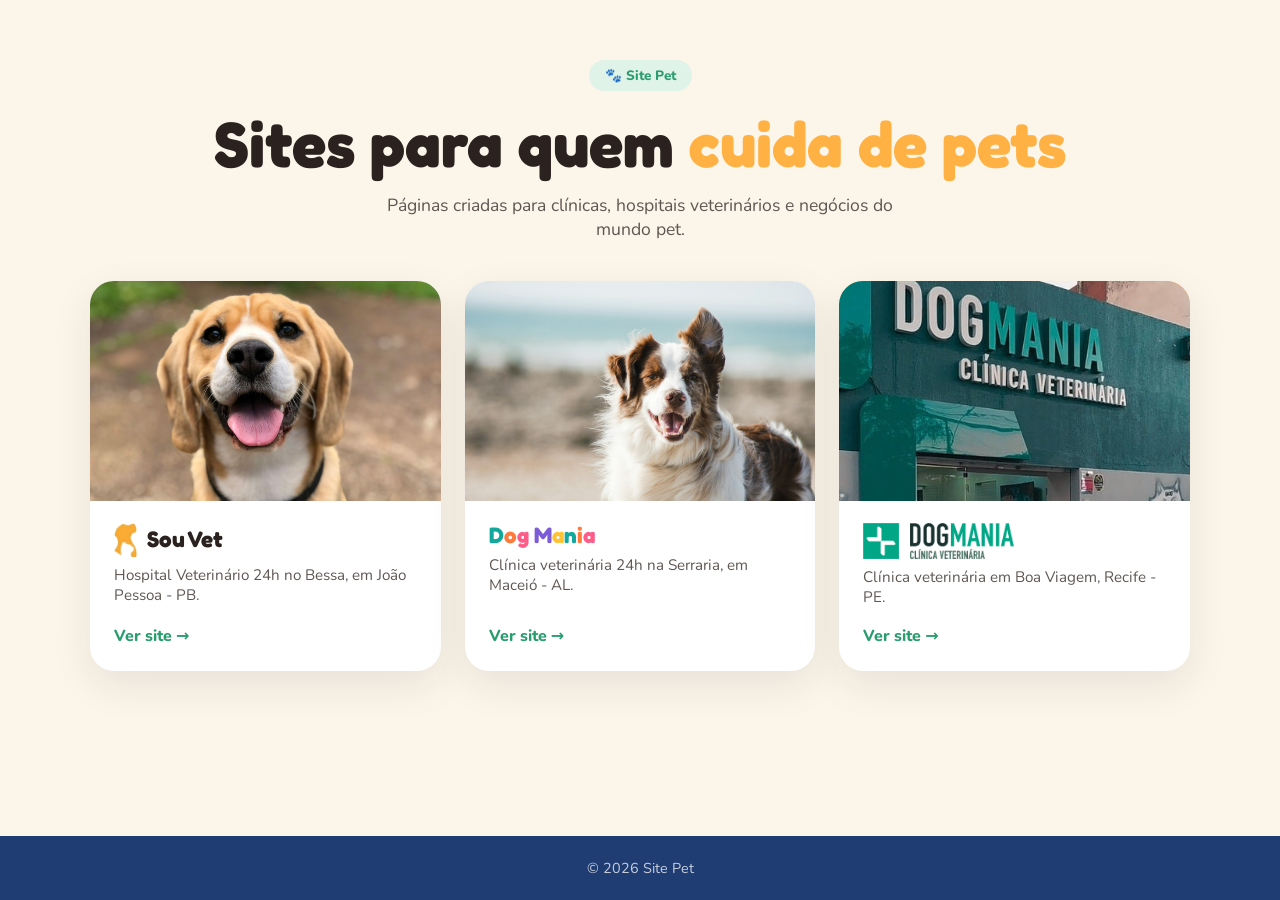
<file: index.html>
<!DOCTYPE html>
<html lang="pt-BR">
<head>
  <meta charset="UTF-8" />
  <meta name="viewport" content="width=device-width, initial-scale=1.0" />
  <title>Site Pet | Sites para clínicas e hospitais veterinários</title>
  <meta name="description" content="Coleção de sites para clínicas, hospitais veterinários e negócios pet." />
  <link rel="preconnect" href="https://fonts.googleapis.com" />
  <link rel="preconnect" href="https://fonts.gstatic.com" crossorigin />
  <link href="https://fonts.googleapis.com/css2?family=Fredoka:wght@500;600;700&family=Nunito:wght@400;700;800&display=swap" rel="stylesheet" />
  <style>
    :root { --blue:#1f3d73; --green:#2a9d6f; --yellow:#ffb143; --beige:#fbf5ea; --ink:#2b2220; --text:#5f5752; }
    * { box-sizing: border-box; margin: 0; padding: 0; }
    body { font-family: "Nunito", system-ui, sans-serif; background: var(--beige); color: var(--text); min-height: 100vh; display: flex; flex-direction: column; }
    h1, h2 { font-family: "Fredoka", system-ui, sans-serif; color: var(--ink); line-height: 1.1; }
    a { color: inherit; text-decoration: none; }
    .wrap { width: min(1100px, 100% - 32px); margin-inline: auto; }
    header { padding: 60px 0 40px; text-align: center; }
    .tag { display: inline-block; background: #dff3e9; color: var(--green); font-weight: 800; font-size: .85rem; padding: 6px 16px; border-radius: 99px; margin-bottom: 18px; }
    h1 { font-size: clamp(2.4rem, 6vw, 4rem); margin-bottom: 14px; }
    h1 span { color: var(--yellow); }
    header p { font-size: 1.1rem; max-width: 520px; margin-inline: auto; }
    .grid { display: grid; grid-template-columns: repeat(auto-fill, minmax(300px, 1fr)); gap: 24px; padding-bottom: 60px; flex: 1; align-content: start; }
    .card { background: #fff; border-radius: 24px; overflow: hidden; box-shadow: 0 14px 40px rgba(43,34,32,.09); transition: transform .4s cubic-bezier(.22,1,.36,1), box-shadow .4s; display: flex; flex-direction: column; }
    .card:hover { transform: translateY(-8px); box-shadow: 0 24px 60px rgba(31,61,115,.16); }
    .card__img { aspect-ratio: 16/10; overflow: hidden; background: var(--yellow); }
    .card__img img { width: 100%; height: 100%; object-fit: cover; transition: transform .8s cubic-bezier(.22,1,.36,1); }
    .card:hover .card__img img { transform: scale(1.06); }
    .card__body { padding: 22px 24px 24px; display: flex; flex-direction: column; gap: 8px; flex: 1; }
    .card__brand { display: flex; align-items: center; gap: 10px; }
    .card__brand img { height: 34px; }
    .card h2 { font-size: 1.4rem; }
    .card p { font-size: .95rem; flex: 1; }
    .card__link { margin-top: 10px; font-weight: 800; color: var(--green); display: inline-flex; gap: 6px; align-items: center; }
    .card:hover .card__link { gap: 10px; }
    .card__link { transition: gap .3s; }
    footer { background: var(--blue); color: rgba(255,255,255,.75); text-align: center; padding: 22px 0; font-size: .9rem; }
  </style>
</head>
<body>
  <header class="wrap">
    <span class="tag">🐾 Site Pet</span>
    <h1>Sites para quem <span>cuida de pets</span></h1>
    <p>Páginas criadas para clínicas, hospitais veterinários e negócios do mundo pet.</p>
  </header>

  <main class="wrap grid">
    <a class="card" href="/souvet/">
      <div class="card__img"><img src="/souvet/assets/img/hero-beagle.jpg" alt="Beagle sorrindo" /></div>
      <div class="card__body">
        <div class="card__brand"><img src="/souvet/assets/img/logo-icon.png" alt="" /><h2>Sou Vet</h2></div>
        <p>Hospital Veterinário 24h no Bessa, em João Pessoa - PB.</p>
        <span class="card__link">Ver site →</span>
      </div>
    </a>
    <a class="card" href="/dogmania/">
      <div class="card__img"><img src="/dogmania/assets/img/shepherd.jpg" alt="Cachorro feliz com a língua de fora" /></div>
      <div class="card__body">
        <div class="card__brand"><h2 class="dm-logo"><span style="color:#13a89e">D</span><span style="color:#ff7a3d">o</span><span style="color:#ff5c8a">g</span> <span style="color:#7b5cd6">M</span><span style="color:#ffc233">a</span><span style="color:#13a89e">n</span><span style="color:#ff7a3d">i</span><span style="color:#ff5c8a">a</span></h2></div>
        <p>Clínica veterinária 24h na Serraria, em Maceió - AL.</p>
        <span class="card__link">Ver site →</span>
      </div>
    </a>
    <a class="card" href="/dogmania-recife/">
      <div class="card__img"><img src="/dogmania-recife/assets/img/fachada.jpg" alt="Fachada da Clínica Veterinária DogMania em Recife" style="object-position:50% 20%" /></div>
      <div class="card__body">
        <div class="card__brand"><img src="/dogmania-recife/assets/img/logo.png" alt="DogMania Clínica Veterinária" style="height:36px" /></div>
        <p>Clínica veterinária em Boa Viagem, Recife - PE.</p>
        <span class="card__link">Ver site →</span>
      </div>
    </a>
  </main>

  <footer>© 2026 Site Pet</footer>
</body>
</html>
</file>
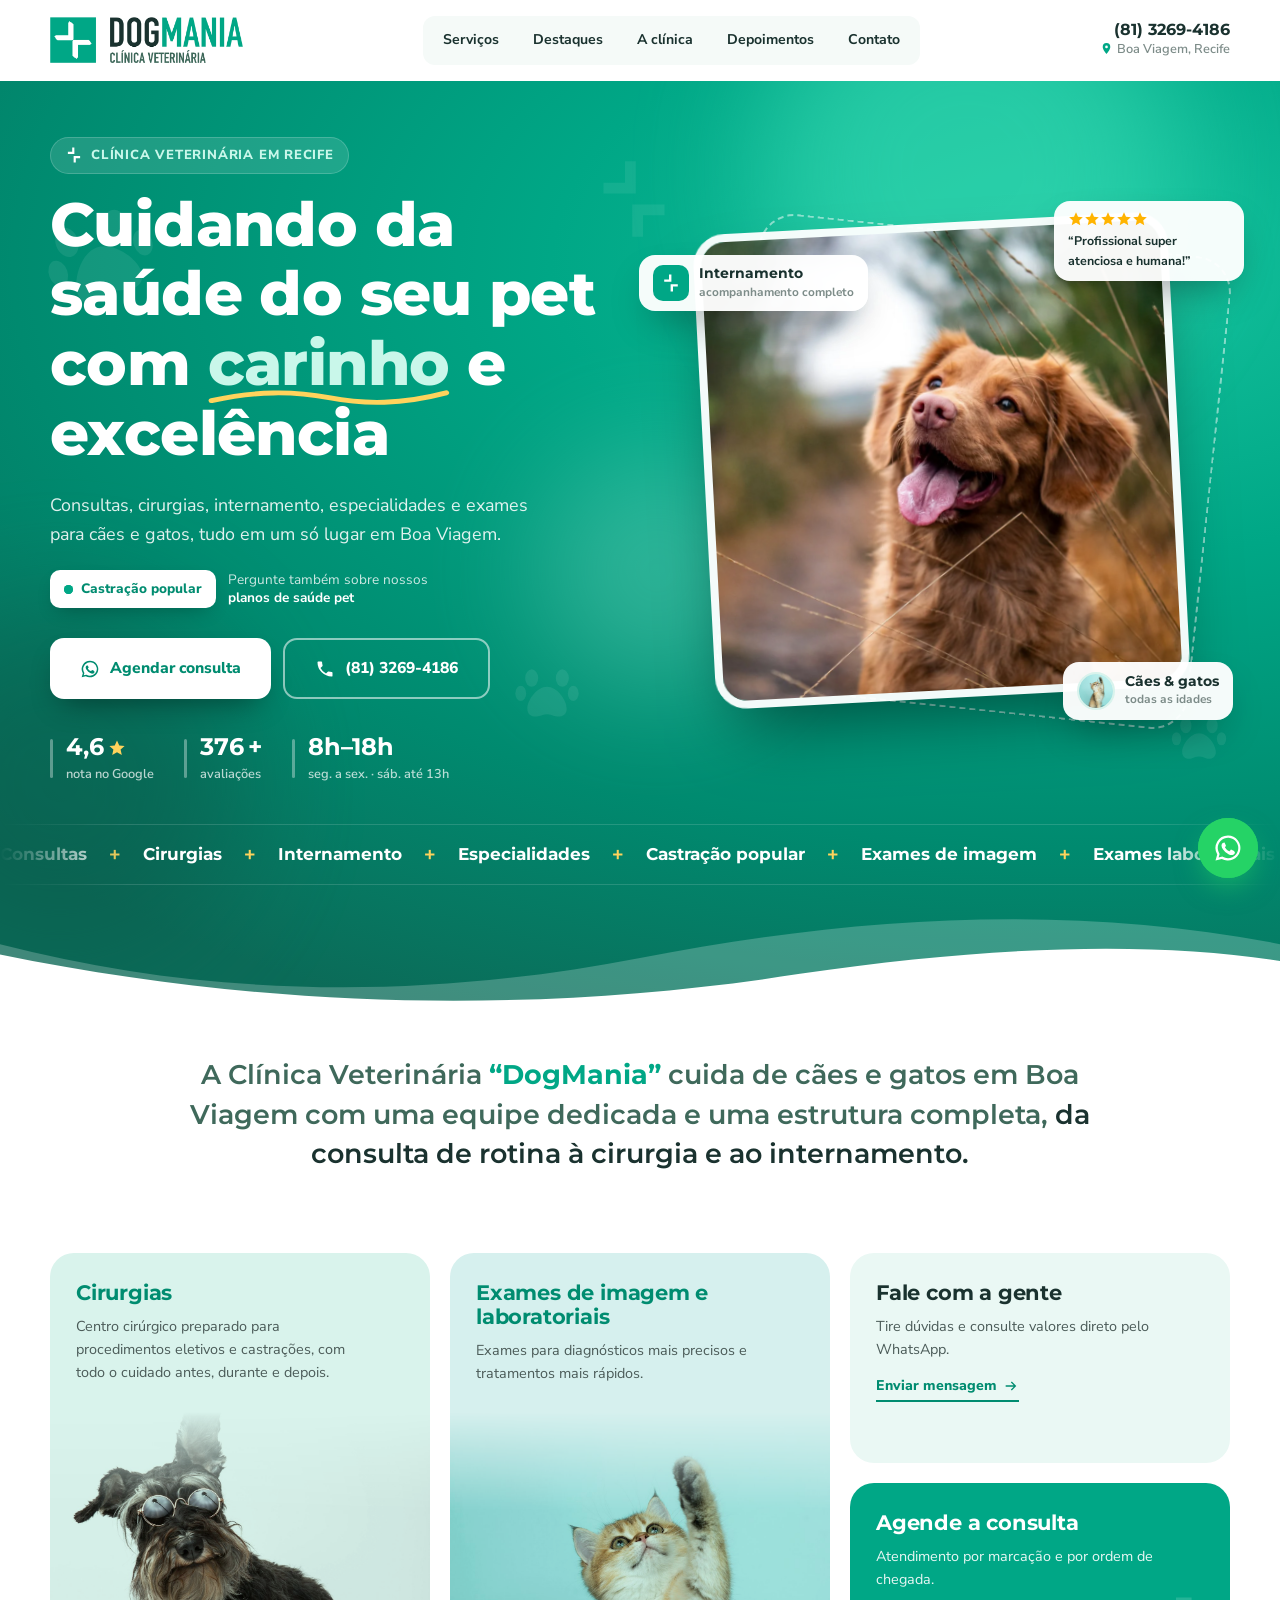
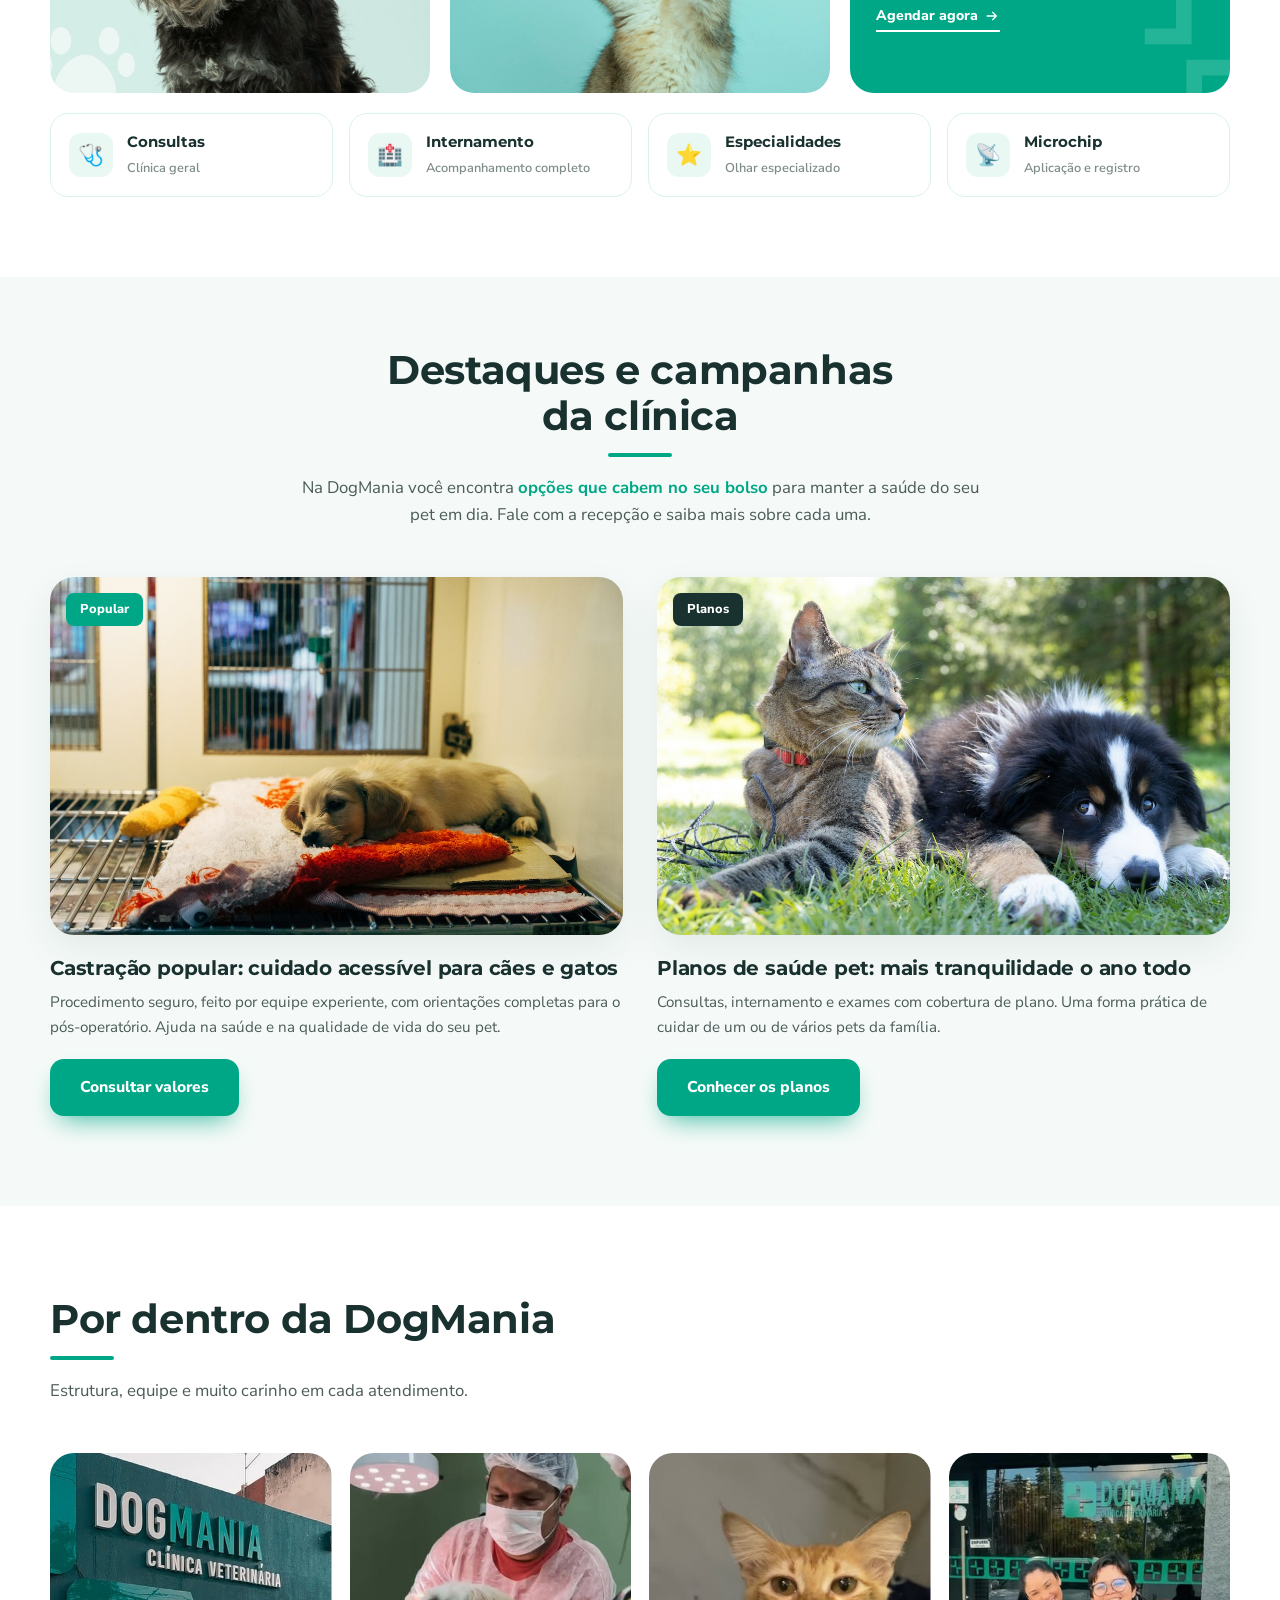
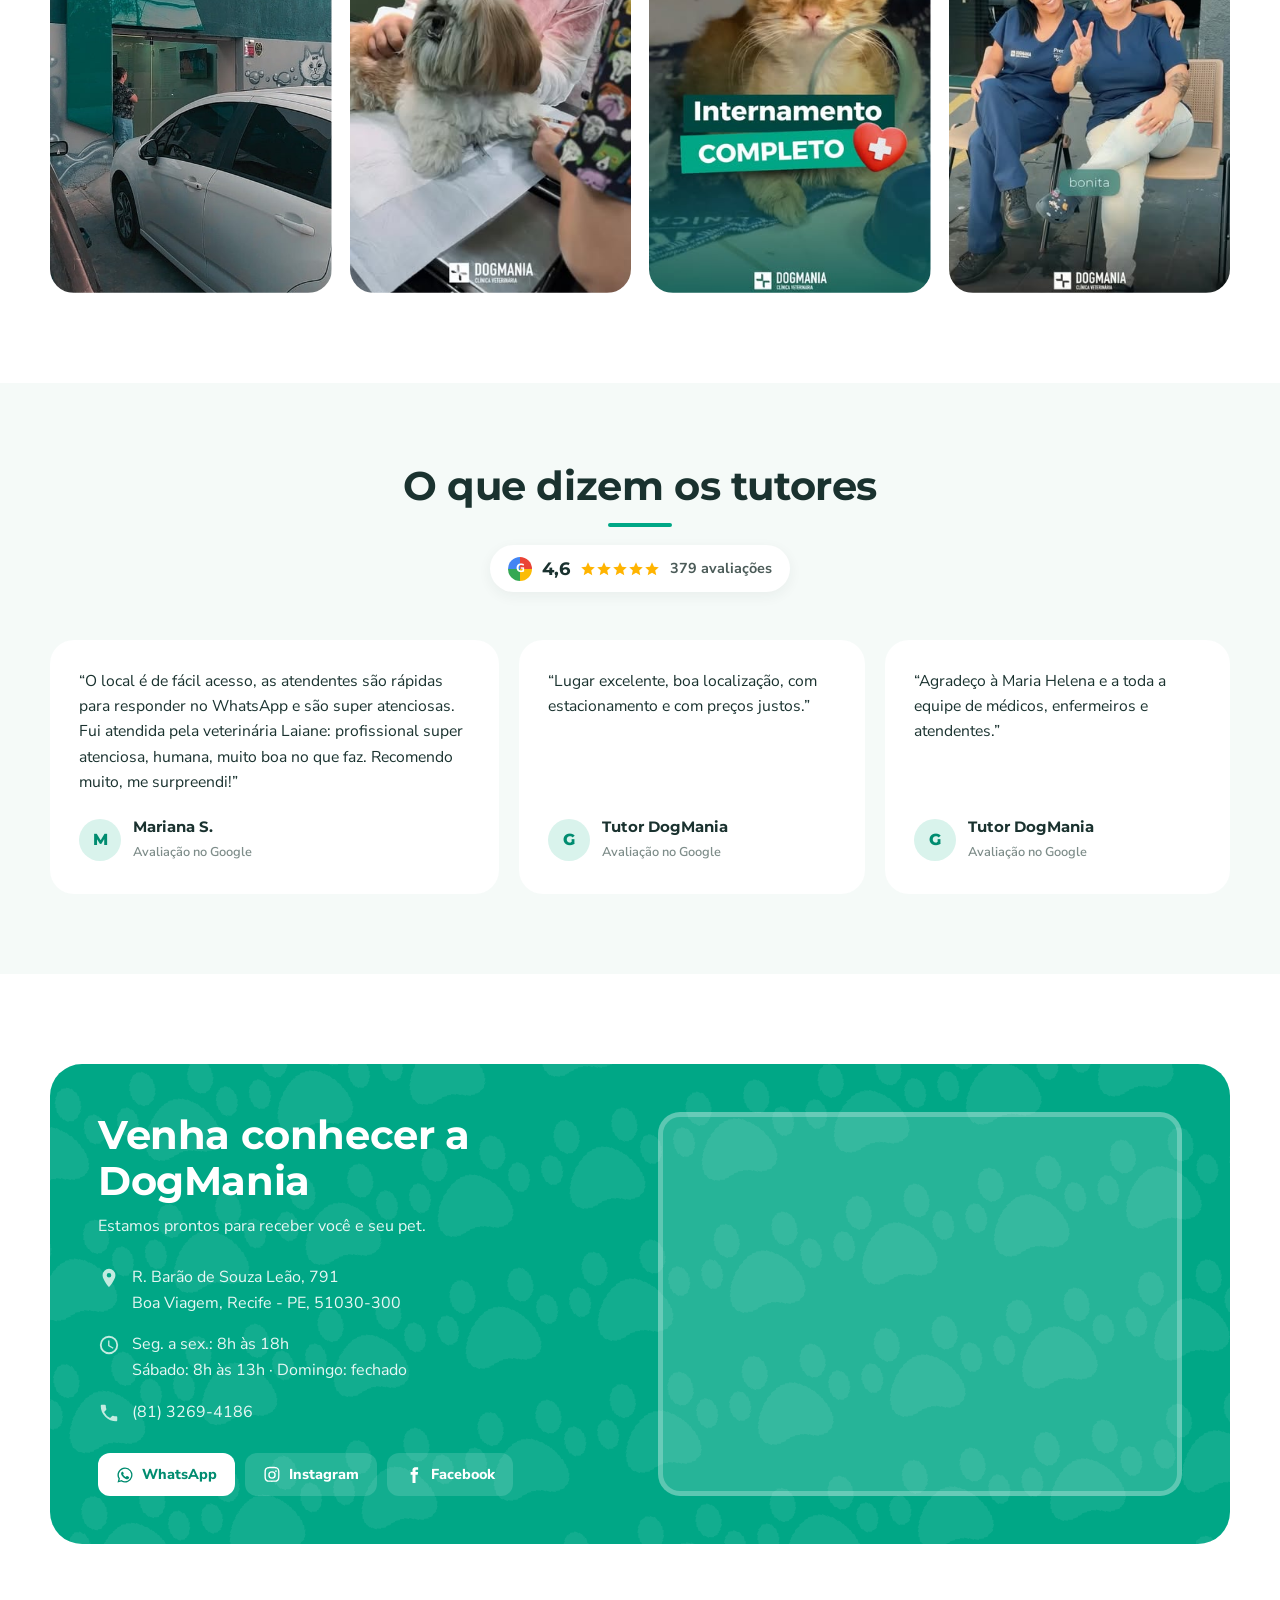
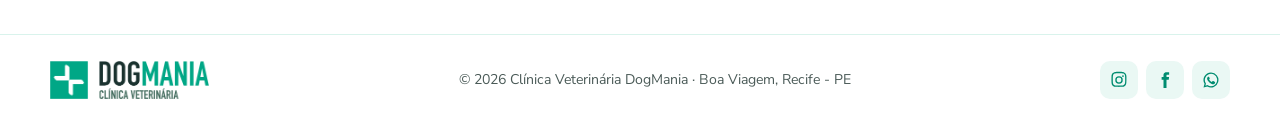
<file: dogmania-recife/index.html>
<!DOCTYPE html>
<html lang="pt-BR">
<head>
  <meta charset="UTF-8" />
  <meta name="viewport" content="width=device-width, initial-scale=1.0" />
  <title>DogMania Clínica Veterinária | Boa Viagem, Recife</title>
  <meta name="description" content="Clínica Veterinária DogMania em Boa Viagem, Recife. Consultas, cirurgias, internamento, exames, castração e planos de saúde pet. (81) 3269-4186." />
  <link rel="icon" type="image/png" href="assets/img/logo-icon.png" />
  <link rel="preconnect" href="https://fonts.googleapis.com" />
  <link rel="preconnect" href="https://fonts.gstatic.com" crossorigin />
  <link href="https://fonts.googleapis.com/css2?family=Montserrat:wght@500;600;700;800&family=Nunito+Sans:wght@400;600;700;800&display=swap" rel="stylesheet" />
  <link rel="stylesheet" href="css/style.css" />
</head>
<body>

  <svg width="0" height="0" style="position:absolute" aria-hidden="true">
    <symbol id="i-paw" viewBox="0 0 64 64"><ellipse cx="18" cy="22" rx="6" ry="8"/><ellipse cx="46" cy="22" rx="6" ry="8"/><ellipse cx="8" cy="36" rx="5" ry="7"/><ellipse cx="56" cy="36" rx="5" ry="7"/><path d="M32 30c-9 0-18 12-18 20 0 6 5 8 10 7 3-1 5-2 8-2s5 1 8 2c5 1 10-1 10-7 0-8-9-20-18-20z"/></symbol>
    <symbol id="i-cross" viewBox="0 0 100 100"><path d="M40 8h12v36H16V32h24zM60 92H48V56h36v12H60z"/></symbol>
    <symbol id="i-whats" viewBox="0 0 24 24"><path d="M12 2a10 10 0 0 0-8.6 15.1L2 22l5-1.3A10 10 0 1 0 12 2zm0 18.2a8.2 8.2 0 0 1-4.2-1.2l-.3-.2-3 .8.8-2.9-.2-.3A8.2 8.2 0 1 1 12 20.2zm4.5-6.1c-.2-.1-1.5-.7-1.7-.8-.2-.1-.4-.1-.6.1l-.8 1c-.1.2-.3.2-.5.1a6.7 6.7 0 0 1-3.3-2.9c-.2-.4.2-.4.7-1.3.1-.2 0-.3 0-.4l-.8-1.8c-.2-.5-.4-.4-.6-.4h-.5a1 1 0 0 0-.7.3 3 3 0 0 0-.9 2.2 5.2 5.2 0 0 0 1.1 2.7 11.8 11.8 0 0 0 4.5 4c1.7.7 2.3.8 3.2.6.5-.1 1.5-.6 1.7-1.2.2-.6.2-1.1.2-1.2-.1-.1-.3-.2-.5-.3z"/></symbol>
    <symbol id="i-phone" viewBox="0 0 24 24"><path d="M6.6 10.8a15.1 15.1 0 0 0 6.6 6.6l2.2-2.2a1 1 0 0 1 1-.2 11.4 11.4 0 0 0 3.6.6 1 1 0 0 1 1 1V20a1 1 0 0 1-1 1A17 17 0 0 1 3 4a1 1 0 0 1 1-1h3.5a1 1 0 0 1 1 1c0 1.2.2 2.5.6 3.6a1 1 0 0 1-.3 1z"/></symbol>
    <symbol id="i-pin" viewBox="0 0 24 24"><path d="M12 2a7 7 0 0 0-7 7c0 5.2 7 13 7 13s7-7.8 7-13a7 7 0 0 0-7-7zm0 9.5A2.5 2.5 0 1 1 12 6.5a2.5 2.5 0 0 1 0 5z"/></symbol>
    <symbol id="i-clock" viewBox="0 0 24 24"><path d="M12 2a10 10 0 1 0 0 20 10 10 0 0 0 0-20zm0 18a8 8 0 1 1 0-16 8 8 0 0 1 0 16zm.5-13H11v6l5.2 3.2.8-1.3-4.5-2.7z"/></symbol>
    <symbol id="i-arrow" viewBox="0 0 24 24"><path d="M13.2 5.3 19.9 12l-6.7 6.7-1.4-1.4 4.3-4.3H4v-2h12.1l-4.3-4.3z"/></symbol>
    <symbol id="i-star" viewBox="0 0 24 24"><path d="m12 2 3 6.6 7.2.7-5.4 4.8 1.6 7.1L12 17.5l-6.4 3.7 1.6-7.1L1.8 9.3 9 8.6z"/></symbol>
    <symbol id="i-insta" viewBox="0 0 24 24"><path d="M12 7a5 5 0 1 0 0 10 5 5 0 0 0 0-10zm0 8.2a3.2 3.2 0 1 1 0-6.4 3.2 3.2 0 0 1 0 6.4zM17.3 5.5a1.2 1.2 0 1 0 0 2.4 1.2 1.2 0 0 0 0-2.4zM21.9 7.1c-.1-1.6-.4-3-1.6-4.2S17.7 1.3 16.1 1.2C14.5 1.1 9.5 1.1 7.9 1.2 6.3 1.3 4.9 1.6 3.7 2.8S2.1 5.5 2 7.1C1.9 8.7 1.9 13.7 2 15.3c.1 1.6.4 3 1.6 4.2s2.6 1.5 4.2 1.6c1.6.1 6.6.1 8.2 0 1.6-.1 3-.4 4.2-1.6s1.5-2.6 1.6-4.2c.2-1.6.2-6.6.1-8.2zm-2.1 10a3.3 3.3 0 0 1-1.9 1.9c-1.3.5-4.4.4-5.9.4s-4.6.1-5.9-.4A3.3 3.3 0 0 1 4.2 17c-.5-1.3-.4-4.4-.4-5.9s-.1-4.6.4-5.9A3.3 3.3 0 0 1 6.1 3.3c1.3-.5 4.4-.4 5.9-.4s4.6-.1 5.9.4a3.3 3.3 0 0 1 1.9 1.9c.5 1.3.4 4.4.4 5.9s.1 4.6-.4 5.9z"/></symbol>
    <symbol id="i-fb" viewBox="0 0 24 24"><path d="M14 8V6c0-.9.6-1 1-1h2.5V1.5H14.2C10.6 1.5 10 4 10 5.7V8H7.5v3.7H10V22.5h4V11.7h3l.4-3.7z"/></symbol>
  </svg>

  <!-- HEADER -->
  <header class="header" id="header">
    <div class="container header__inner">
      <a href="#inicio" class="brand" aria-label="DogMania Clínica Veterinária - início">
        <img src="assets/img/logo.png" alt="DogMania Clínica Veterinária" />
      </a>

      <nav class="nav" id="nav">
        <a href="#servicos">Serviços</a>
        <a href="#destaques">Destaques</a>
        <a href="#clinica">A clínica</a>
        <a href="#depoimentos">Depoimentos</a>
        <a href="#contato">Contato</a>
      </nav>

      <div class="header__contact">
        <a href="tel:+558132694186" class="header__phone">(81) 3269-4186</a>
        <span class="header__city"><svg><use href="#i-pin"/></svg> Boa Viagem, Recife</span>
      </div>

      <button class="burger" id="burger" aria-label="Abrir menu" aria-expanded="false"><span></span><span></span><span></span></button>
    </div>
  </header>

  <main>
    <!-- HERO -->
    <section class="hero" id="inicio">
      <div class="hero__bg" aria-hidden="true">
        <span class="orb o1"></span><span class="orb o2"></span><span class="orb o3"></span>
        <svg class="hp hp1"><use href="#i-paw"/></svg>
        <svg class="hp hp2"><use href="#i-paw"/></svg>
        <svg class="hp hp3"><use href="#i-cross"/></svg>
        <svg class="hp hp4"><use href="#i-paw"/></svg>
      </div>

      <div class="container hero__grid">
        <div class="hero__content">
          <span class="eyebrow reveal"><svg><use href="#i-cross"/></svg> Clínica Veterinária em Recife</span>
          <h1 class="reveal" data-delay="1">Cuidando da saúde do seu pet com
            <em>carinho<svg class="squiggle" viewBox="0 0 200 20" preserveAspectRatio="none" aria-hidden="true"><path d="M3 14 C 40 4, 70 4, 100 11 S 160 18, 197 6"/></svg></em>
            e excelência</h1>

          <p class="hero__text reveal" data-delay="2">Consultas, cirurgias, internamento, especialidades e exames para cães e gatos, tudo em um só lugar em Boa Viagem.</p>

          <div class="promo reveal" data-delay="2">
            <span class="promo__tag"><span class="live"></span> Castração popular</span>
            <span class="promo__text">Pergunte também sobre nossos <strong>planos de saúde pet</strong></span>
          </div>

          <div class="hero__actions reveal" data-delay="3">
            <a href="https://api.whatsapp.com/send?phone=558132694186&text=Ol%C3%A1!%20Gostaria%20de%20agendar%20uma%20consulta." target="_blank" rel="noopener" class="btn btn--white">
              <svg><use href="#i-whats"/></svg> Agendar consulta
            </a>
            <a href="tel:+558132694186" class="btn btn--ghost"><svg><use href="#i-phone"/></svg> (81) 3269-4186</a>
          </div>

          <ul class="hero__stats reveal" data-delay="4">
            <li><strong><span class="count" data-to="4.6" data-dec="1">0</span><svg><use href="#i-star"/></svg></strong><small>nota no Google</small></li>
            <li><strong><span class="count" data-to="379">0</span>+</strong><small>avaliações</small></li>
            <li><strong>8h–18h</strong><small>seg. a sex. · sáb. até 13h</small></li>
          </ul>
        </div>

        <div class="hero__visual reveal" data-delay="2">
          <div class="hero__frame"></div>
          <div class="hero__photo">
            <img src="assets/img/hero-dog.webp" alt="Cachorro caramelo sorrindo com a língua de fora" width="1100" height="1100" />
          </div>

          <div class="fcard fc1">
            <span class="fcard__icon"><svg><use href="#i-cross"/></svg></span>
            <div><strong>Internamento</strong><small>acompanhamento completo</small></div>
          </div>
          <div class="fcard fc2">
            <span class="stars"><svg><use href="#i-star"/></svg><svg><use href="#i-star"/></svg><svg><use href="#i-star"/></svg><svg><use href="#i-star"/></svg><svg><use href="#i-star"/></svg></span>
            <small>“Profissional super atenciosa e humana!”</small>
          </div>
          <div class="fcard fc3">
            <img src="assets/img/kitten.jpg" alt="" />
            <div><strong>Cães &amp; gatos</strong><small>todas as idades</small></div>
          </div>
        </div>
      </div>

      <div class="hero__marquee" aria-hidden="true">
        <div class="hero__marquee-track">
          <span>Consultas</span><i>+</i><span>Cirurgias</span><i>+</i><span>Internamento</span><i>+</i><span>Especialidades</span><i>+</i><span>Castração popular</span><i>+</i><span>Exames de imagem</span><i>+</i><span>Exames laboratoriais</span><i>+</i><span>Microchip</span><i>+</i>
          <span>Consultas</span><i>+</i><span>Cirurgias</span><i>+</i><span>Internamento</span><i>+</i><span>Especialidades</span><i>+</i><span>Castração popular</span><i>+</i><span>Exames de imagem</span><i>+</i><span>Exames laboratoriais</span><i>+</i><span>Microchip</span><i>+</i>
        </div>
      </div>

      <div class="hero__curve" aria-hidden="true">
        <svg class="wave wave--back" viewBox="0 0 2880 160" preserveAspectRatio="none"><path d="M0 70 C 240 150, 480 150, 720 90 S 1200 10, 1440 70 S 1920 150, 2160 90 S 2640 10, 2880 70 V160 H0 Z"/></svg>
        <svg class="wave wave--front" viewBox="0 0 1440 140" preserveAspectRatio="none"><path d="M0 60 C 320 150, 620 150, 900 90 C 1120 45, 1300 40, 1440 70 V140 H0 Z"/></svg>
      </div>
    </section>

    <!-- STATEMENT -->
    <section class="statement">
      <div class="container">
        <p class="words">A Clínica Veterinária <span class="hl">“DogMania”</span> cuida de cães e gatos em Boa Viagem com uma equipe dedicada e uma estrutura completa, <span class="hl-dark">da consulta de rotina à cirurgia e ao internamento.</span></p>
      </div>
    </section>

    <!-- BENTO SERVICES -->
    <section class="bento" id="servicos">
      <div class="container bento__grid">
        <article class="tile tile--img reveal">
          <div class="tile__body">
            <h3>Cirurgias</h3>
            <p>Centro cirúrgico preparado para procedimentos eletivos e castrações, com todo o cuidado antes, durante e depois.</p>
          </div>
          <img src="assets/img/schnauzer.jpg" alt="Cachorro schnauzer sentado" class="tile__pet" loading="lazy" />
          <svg class="tile__paw"><use href="#i-paw"/></svg>
        </article>

        <article class="tile tile--img tile--b reveal" data-delay="1">
          <div class="tile__body">
            <h3>Exames de imagem e laboratoriais</h3>
            <p>Exames para diagnósticos mais precisos e tratamentos mais rápidos.</p>
          </div>
          <img src="assets/img/kitten.jpg" alt="Gatinho filhote levantando a pata" class="tile__pet tile__pet--kitten" loading="lazy" />
        </article>

        <div class="bento__col">
          <article class="tile tile--soft reveal" data-delay="2">
            <h3>Fale com a gente</h3>
            <p>Tire dúvidas e consulte valores direto pelo WhatsApp.</p>
            <a href="https://api.whatsapp.com/send?phone=558132694186" target="_blank" rel="noopener" class="tile__link">Enviar mensagem <svg><use href="#i-arrow"/></svg></a>
          </article>
          <article class="tile tile--cta reveal" data-delay="3">
            <h3>Agende a consulta</h3>
            <p>Atendimento por marcação e por ordem de chegada.</p>
            <a href="https://api.whatsapp.com/send?phone=558132694186&text=Ol%C3%A1!%20Gostaria%20de%20agendar%20uma%20consulta." target="_blank" rel="noopener" class="tile__link">Agendar agora <svg><use href="#i-arrow"/></svg></a>
            <svg class="tile__cross"><use href="#i-cross"/></svg>
          </article>
        </div>
      </div>

      <div class="container chips">
        <div class="chip-card reveal"><span>🩺</span><div><strong>Consultas</strong><small>Clínica geral</small></div></div>
        <div class="chip-card reveal" data-delay="1"><span>🏥</span><div><strong>Internamento</strong><small>Acompanhamento completo</small></div></div>
        <div class="chip-card reveal" data-delay="2"><span>⭐</span><div><strong>Especialidades</strong><small>Olhar especializado</small></div></div>
        <div class="chip-card reveal" data-delay="3"><span>📡</span><div><strong>Microchip</strong><small>Aplicação e registro</small></div></div>
      </div>
    </section>

    <!-- DESTAQUES -->
    <section class="offers" id="destaques">
      <div class="container">
        <div class="head">
          <h2 class="reveal">Destaques e campanhas<br />da clínica</h2>
          <p class="reveal" data-delay="1">Na DogMania você encontra <span class="hl">opções que cabem no seu bolso</span> para manter a saúde do seu pet em dia. Fale com a recepção e saiba mais sobre cada uma.</p>
        </div>
        <div class="offers__grid">
          <article class="offer reveal">
            <div class="offer__img"><img src="assets/img/internamento.jpg" alt="Filhote descansando em leito de internamento" loading="lazy" /><span class="offer__badge">Popular</span></div>
            <h3>Castração popular: cuidado acessível para cães e gatos</h3>
            <p>Procedimento seguro, feito por equipe experiente, com orientações completas para o pós-operatório. Ajuda na saúde e na qualidade de vida do seu pet.</p>
            <a href="https://api.whatsapp.com/send?phone=558132694186&text=Ol%C3%A1!%20Quero%20saber%20sobre%20a%20castra%C3%A7%C3%A3o%20popular." target="_blank" rel="noopener" class="btn btn--primary">Consultar valores</a>
          </article>
          <article class="offer reveal" data-delay="1">
            <div class="offer__img"><img src="assets/img/dog-cat.jpg" alt="Gato e cachorro deitados juntos na grama" loading="lazy" /><span class="offer__badge offer__badge--dark">Planos</span></div>
            <h3>Planos de saúde pet: mais tranquilidade o ano todo</h3>
            <p>Consultas, internamento e exames com cobertura de plano. Uma forma prática de cuidar de um ou de vários pets da família.</p>
            <a href="https://api.whatsapp.com/send?phone=558132694186&text=Ol%C3%A1!%20Quero%20saber%20sobre%20os%20planos%20de%20sa%C3%BAde%20pet." target="_blank" rel="noopener" class="btn btn--primary">Conhecer os planos</a>
          </article>
        </div>
      </div>
    </section>

    <!-- A CLÍNICA -->
    <section class="clinic" id="clinica">
      <div class="container">
        <div class="head head--left">
          <h2 class="reveal">Por dentro da DogMania</h2>
          <p class="reveal" data-delay="1">Estrutura, equipe e muito carinho em cada atendimento.</p>
        </div>
        <div class="clinic__grid">
          <figure class="shot shot--tall reveal"><img src="assets/img/fachada.jpg" alt="Fachada da Clínica Veterinária DogMania" loading="lazy" /><figcaption>Nossa clínica em Boa Viagem</figcaption></figure>
          <figure class="shot reveal" data-delay="1"><img src="assets/img/cirurgia.jpg" alt="Veterinário da DogMania atendendo um cão shih-tzu" loading="lazy" /><figcaption>Centro cirúrgico</figcaption></figure>
          <figure class="shot reveal" data-delay="2"><img src="assets/img/gato-internado.jpg" alt="Gato em internamento na DogMania" loading="lazy" /><figcaption>Internamento</figcaption></figure>
          <figure class="shot shot--tall reveal" data-delay="3"><img src="assets/img/equipe.jpg" alt="Equipe da DogMania sorrindo em frente à clínica" loading="lazy" /><figcaption>Nossa equipe</figcaption></figure>
        </div>
      </div>
    </section>

    <!-- DEPOIMENTOS -->
    <section class="reviews" id="depoimentos">
      <div class="container">
        <div class="head">
          <h2 class="reveal">O que dizem os tutores</h2>
          <div class="g-pill reveal" data-delay="1"><span class="g">G</span><strong>4,6</strong><span class="stars"><svg><use href="#i-star"/></svg><svg><use href="#i-star"/></svg><svg><use href="#i-star"/></svg><svg><use href="#i-star"/></svg><svg><use href="#i-star"/></svg></span> 379 avaliações</div>
        </div>
        <div class="reviews__grid">
          <blockquote class="review reveal">
            <p>“O local é de fácil acesso, as atendentes são rápidas para responder no WhatsApp e são super atenciosas. Fui atendida pela veterinária Laiane: profissional super atenciosa, humana, muito boa no que faz. Recomendo muito, me surpreendi!”</p>
            <footer><span class="av">M</span><div><strong>Mariana S.</strong><small>Avaliação no Google</small></div></footer>
          </blockquote>
          <blockquote class="review reveal" data-delay="1">
            <p>“Lugar excelente, boa localização, com estacionamento e com preços justos.”</p>
            <footer><span class="av">G</span><div><strong>Tutor DogMania</strong><small>Avaliação no Google</small></div></footer>
          </blockquote>
          <blockquote class="review reveal" data-delay="2">
            <p>“Agradeço à Maria Helena e a toda a equipe de médicos, enfermeiros e atendentes.”</p>
            <footer><span class="av">G</span><div><strong>Tutor DogMania</strong><small>Avaliação no Google</small></div></footer>
          </blockquote>
        </div>
      </div>
    </section>

    <!-- CONTATO -->
    <section class="contact" id="contato">
      <div class="container contact__box reveal">
        <div class="contact__info">
          <h2>Venha conhecer a DogMania</h2>
          <p>Estamos prontos para receber você e seu pet.</p>
          <ul>
            <li><svg><use href="#i-pin"/></svg><span>R. Barão de Souza Leão, 791<br />Boa Viagem, Recife - PE, 51030-300</span></li>
            <li><svg><use href="#i-clock"/></svg><span>Seg. a sex.: 8h às 18h<br />Sábado: 8h às 13h · Domingo: fechado</span></li>
            <li><svg><use href="#i-phone"/></svg><a href="tel:+558132694186">(81) 3269-4186</a></li>
          </ul>
          <div class="contact__pills">
            <a href="https://api.whatsapp.com/send?phone=558132694186" target="_blank" rel="noopener" class="pill pill--white"><svg><use href="#i-whats"/></svg> WhatsApp</a>
            <a href="https://www.instagram.com/clinicadogmania/" target="_blank" rel="noopener" class="pill"><svg><use href="#i-insta"/></svg> Instagram</a>
            <a href="https://www.facebook.com/clinicaveterinariadogmania/" target="_blank" rel="noopener" class="pill"><svg><use href="#i-fb"/></svg> Facebook</a>
          </div>
        </div>
        <div class="contact__map">
          <iframe title="Mapa da Clínica Veterinária DogMania" src="https://www.google.com/maps?q=-8.1323844,-34.9072189&z=16&output=embed" loading="lazy" referrerpolicy="no-referrer-when-downgrade" allowfullscreen></iframe>
        </div>
      </div>
    </section>
  </main>

  <footer class="footer">
    <div class="container footer__inner">
      <img src="assets/img/logo.png" alt="DogMania Clínica Veterinária" class="footer__logo" />
      <p>© <span id="year">2026</span> Clínica Veterinária DogMania · Boa Viagem, Recife - PE</p>
      <div class="footer__social">
        <a href="https://www.instagram.com/clinicadogmania/" target="_blank" rel="noopener" aria-label="Instagram"><svg><use href="#i-insta"/></svg></a>
        <a href="https://www.facebook.com/clinicaveterinariadogmania/" target="_blank" rel="noopener" aria-label="Facebook"><svg><use href="#i-fb"/></svg></a>
        <a href="https://api.whatsapp.com/send?phone=558132694186" target="_blank" rel="noopener" aria-label="WhatsApp"><svg><use href="#i-whats"/></svg></a>
      </div>
    </div>
  </footer>

  <a href="https://api.whatsapp.com/send?phone=558132694186&text=Ol%C3%A1%20%F0%9F%98%81" target="_blank" rel="noopener" class="whats-float" aria-label="Fale conosco no WhatsApp"><svg><use href="#i-whats"/></svg></a>

  <script src="js/main.js"></script>
</body>
</html>
</file>
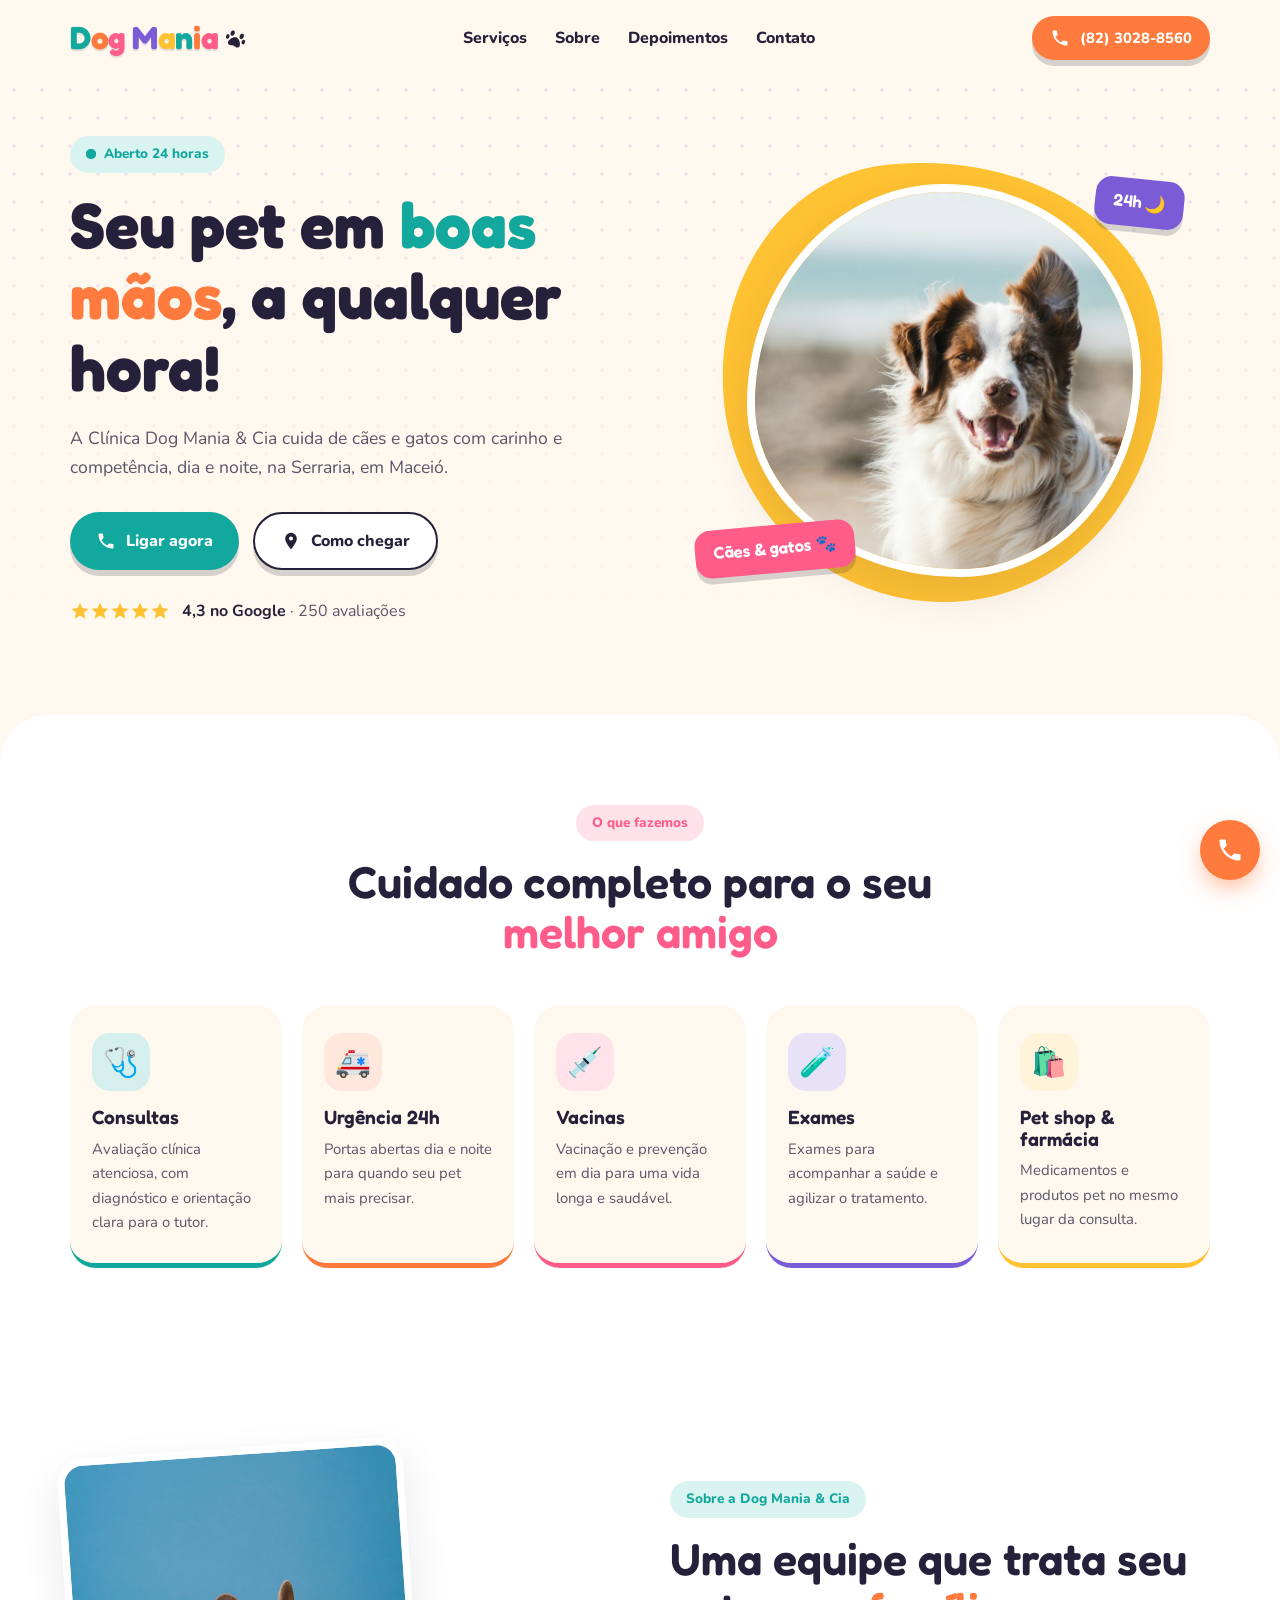
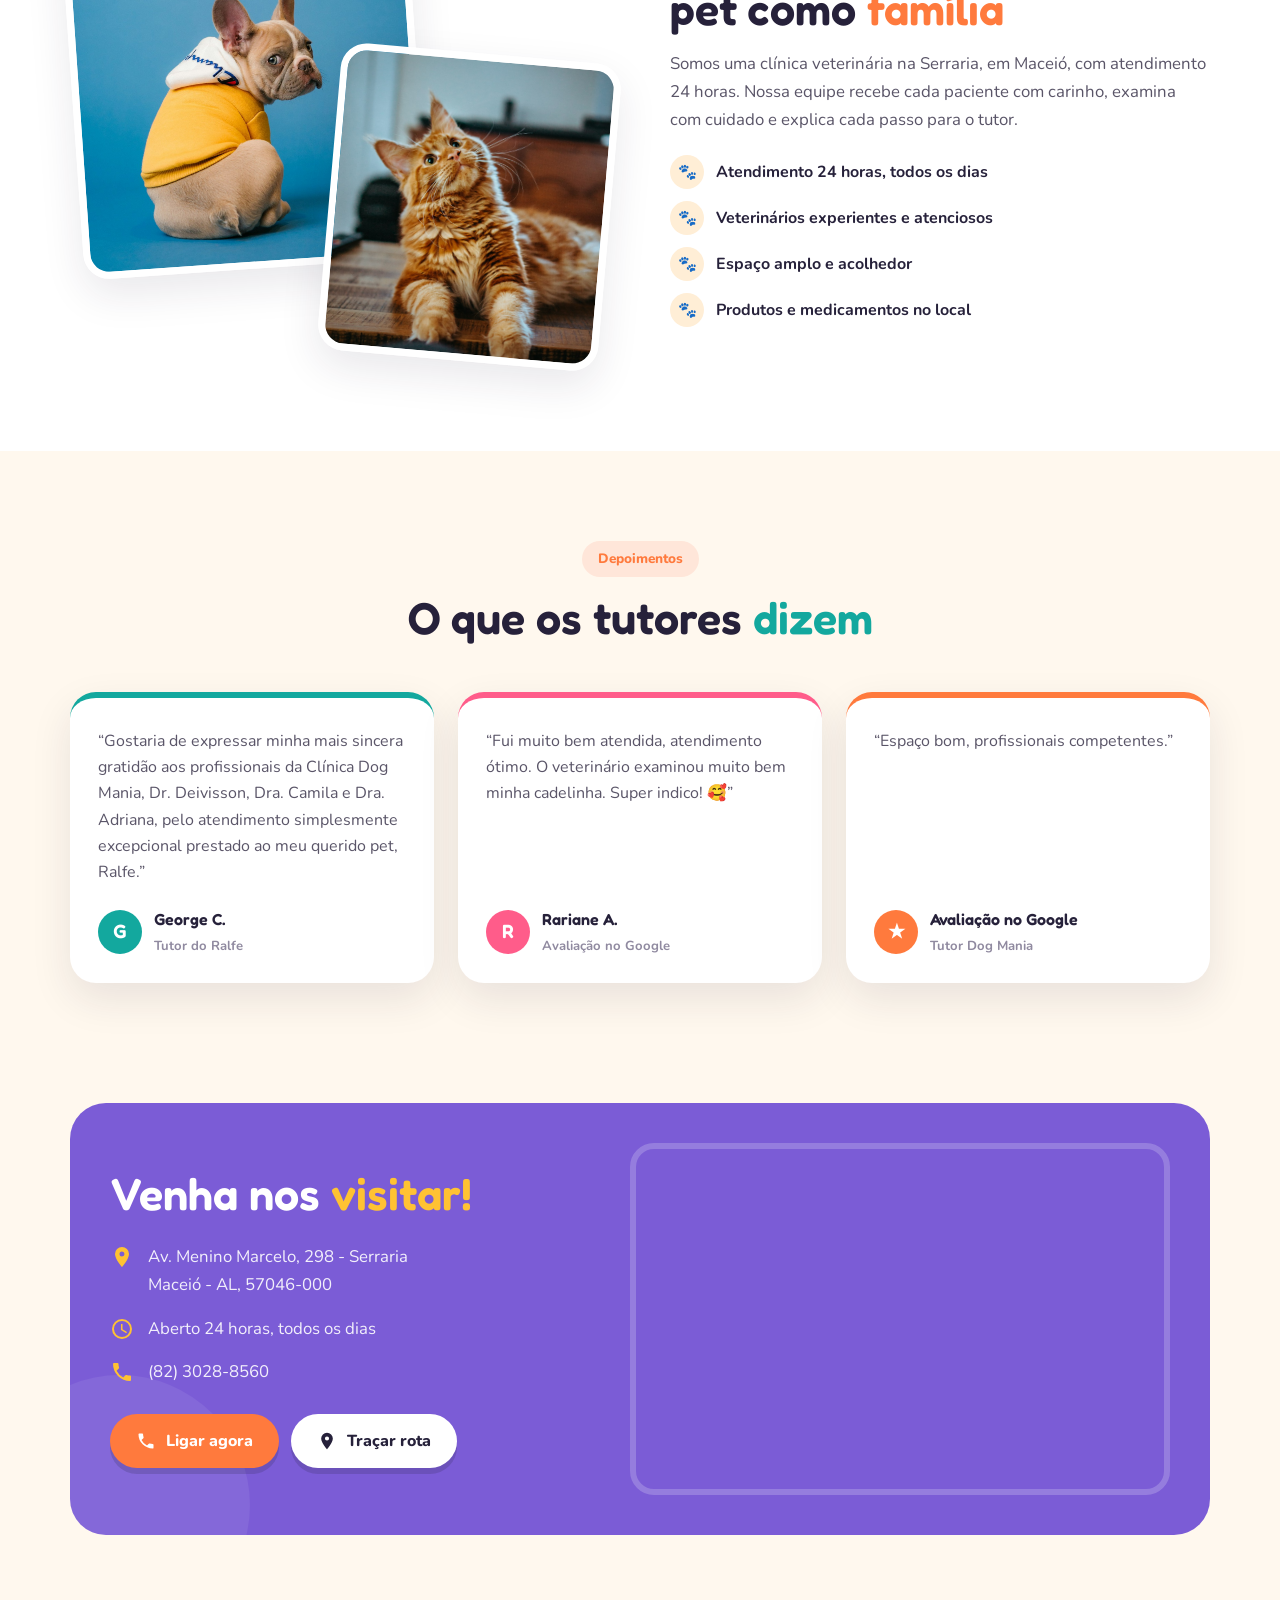
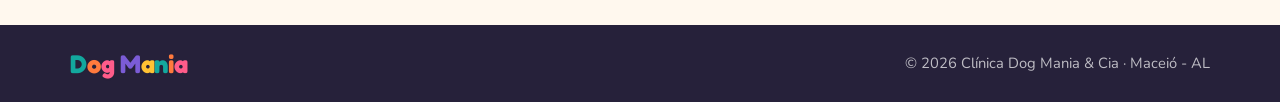
<file: dogmania/index.html>
<!DOCTYPE html>
<html lang="pt-BR">
<head>
  <meta charset="UTF-8" />
  <meta name="viewport" content="width=device-width, initial-scale=1.0" />
  <title>Dog Mania & Cia | Clínica Veterinária 24h em Maceió</title>
  <meta name="description" content="Clínica Dog Mania & Cia na Serraria, Maceió - AL. Atendimento veterinário 24 horas para cães e gatos. Ligue (82) 3028-8560." />
  <link rel="icon" href="data:image/svg+xml,<svg xmlns='http://www.w3.org/2000/svg' viewBox='0 0 100 100'><text y='.9em' font-size='90'>🐶</text></svg>" />
  <link rel="preconnect" href="https://fonts.googleapis.com" />
  <link rel="preconnect" href="https://fonts.gstatic.com" crossorigin />
  <link href="https://fonts.googleapis.com/css2?family=Fredoka:wght@500;600;700&family=Nunito:wght@400;600;700;800&display=swap" rel="stylesheet" />
  <link rel="stylesheet" href="css/style.css" />
</head>
<body>

  <svg width="0" height="0" style="position:absolute" aria-hidden="true">
    <symbol id="i-paw" viewBox="0 0 64 64"><ellipse cx="18" cy="22" rx="6" ry="8"/><ellipse cx="46" cy="22" rx="6" ry="8"/><ellipse cx="8" cy="36" rx="5" ry="7"/><ellipse cx="56" cy="36" rx="5" ry="7"/><path d="M32 30c-9 0-18 12-18 20 0 6 5 8 10 7 3-1 5-2 8-2s5 1 8 2c5 1 10-1 10-7 0-8-9-20-18-20z"/></symbol>
    <symbol id="i-phone" viewBox="0 0 24 24"><path d="M6.6 10.8a15.1 15.1 0 0 0 6.6 6.6l2.2-2.2a1 1 0 0 1 1-.2 11.4 11.4 0 0 0 3.6.6 1 1 0 0 1 1 1V20a1 1 0 0 1-1 1A17 17 0 0 1 3 4a1 1 0 0 1 1-1h3.5a1 1 0 0 1 1 1c0 1.2.2 2.5.6 3.6a1 1 0 0 1-.3 1z"/></symbol>
    <symbol id="i-pin" viewBox="0 0 24 24"><path d="M12 2a7 7 0 0 0-7 7c0 5.2 7 13 7 13s7-7.8 7-13a7 7 0 0 0-7-7zm0 9.5A2.5 2.5 0 1 1 12 6.5a2.5 2.5 0 0 1 0 5z"/></symbol>
    <symbol id="i-clock" viewBox="0 0 24 24"><path d="M12 2a10 10 0 1 0 0 20 10 10 0 0 0 0-20zm0 18a8 8 0 1 1 0-16 8 8 0 0 1 0 16zm.5-13H11v6l5.2 3.2.8-1.3-4.5-2.7z"/></symbol>
    <symbol id="i-star" viewBox="0 0 24 24"><path d="m12 2 3 6.6 7.2.7-5.4 4.8 1.6 7.1L12 17.5l-6.4 3.7 1.6-7.1L1.8 9.3 9 8.6z"/></symbol>
  </svg>

  <!-- HEADER -->
  <header class="header" id="header">
    <div class="container header__inner">
      <a href="#inicio" class="logo" aria-label="Dog Mania - início">
        <span class="l1">D</span><span class="l2">o</span><span class="l3">g</span>
        <span class="l4">M</span><span class="l5">a</span><span class="l6">n</span><span class="l7">i</span><span class="l8">a</span>
        <svg class="logo__paw"><use href="#i-paw"/></svg>
      </a>
      <nav class="nav" id="nav">
        <a href="#servicos">Serviços</a>
        <a href="#sobre">Sobre</a>
        <a href="#depoimentos">Depoimentos</a>
        <a href="#contato">Contato</a>
      </nav>
      <a href="tel:+558230288560" class="btn btn--sm btn--orange"><svg><use href="#i-phone"/></svg><span>(82) 3028-8560</span></a>
    </div>
  </header>

  <main>
    <!-- HERO -->
    <section class="hero" id="inicio">
      <div class="hero__dots" aria-hidden="true"></div>
      <div class="container hero__grid">
        <div class="hero__content">
          <span class="chip reveal"><span class="live"></span> Aberto 24 horas</span>
          <h1 class="reveal" data-delay="1">Seu pet em <span class="c-teal">boas</span> <span class="c-orange">mãos</span>, a qualquer hora!</h1>
          <p class="reveal" data-delay="2">A Clínica Dog Mania &amp; Cia cuida de cães e gatos com carinho e competência, dia e noite, na Serraria, em Maceió.</p>
          <div class="hero__actions reveal" data-delay="3">
            <a href="tel:+558230288560" class="btn btn--teal"><svg><use href="#i-phone"/></svg> Ligar agora</a>
            <a href="#contato" class="btn btn--outline"><svg><use href="#i-pin"/></svg> Como chegar</a>
          </div>
          <div class="hero__rating reveal" data-delay="4">
            <span class="stars"><svg><use href="#i-star"/></svg><svg><use href="#i-star"/></svg><svg><use href="#i-star"/></svg><svg><use href="#i-star"/></svg><svg><use href="#i-star"/></svg></span>
            <span><strong>4,3 no Google</strong> · 250 avaliações</span>
          </div>
        </div>

        <div class="hero__visual reveal" data-delay="2">
          <div class="hero__shape"></div>
          <img src="assets/img/shepherd.jpg" alt="Cachorro feliz com a língua de fora" class="hero__img" />
          <div class="sticker s1">24h 🌙</div>
          <div class="sticker s2">Cães &amp; gatos 🐾</div>
        </div>
      </div>
    </section>

    <!-- SERVICES -->
    <section class="services" id="servicos">
      <div class="container">
        <div class="head">
          <span class="chip chip--pink reveal">O que fazemos</span>
          <h2 class="reveal" data-delay="1">Cuidado completo para o seu <span class="c-pink">melhor amigo</span></h2>
        </div>
        <div class="services__grid">
          <article class="card reveal" style="--c: var(--teal)">
            <span class="card__emoji">🩺</span>
            <h3>Consultas</h3>
            <p>Avaliação clínica atenciosa, com diagnóstico e orientação clara para o tutor.</p>
          </article>
          <article class="card reveal" data-delay="1" style="--c: var(--orange)">
            <span class="card__emoji">🚑</span>
            <h3>Urgência 24h</h3>
            <p>Portas abertas dia e noite para quando seu pet mais precisar.</p>
          </article>
          <article class="card reveal" data-delay="2" style="--c: var(--pink)">
            <span class="card__emoji">💉</span>
            <h3>Vacinas</h3>
            <p>Vacinação e prevenção em dia para uma vida longa e saudável.</p>
          </article>
          <article class="card reveal" data-delay="3" style="--c: var(--purple)">
            <span class="card__emoji">🧪</span>
            <h3>Exames</h3>
            <p>Exames para acompanhar a saúde e agilizar o tratamento.</p>
          </article>
          <article class="card reveal" style="--c: var(--yellow)">
            <span class="card__emoji">🛍️</span>
            <h3>Pet shop &amp; farmácia</h3>
            <p>Medicamentos e produtos pet no mesmo lugar da consulta.</p>
          </article>
        </div>
      </div>
    </section>

    <!-- ABOUT -->
    <section class="about" id="sobre">
      <div class="container about__grid">
        <div class="about__photos reveal">
          <img src="assets/img/frenchie.jpg" alt="Buldogue francês de blusa amarela" class="ph ph1" loading="lazy" />
          <img src="assets/img/cat-orange.jpg" alt="Gato laranja deitado" class="ph ph2" loading="lazy" />
        </div>
        <div class="about__content">
          <span class="chip chip--teal reveal">Sobre a Dog Mania &amp; Cia</span>
          <h2 class="reveal" data-delay="1">Uma equipe que trata seu pet como <span class="c-orange">família</span></h2>
          <p class="reveal" data-delay="2">Somos uma clínica veterinária na Serraria, em Maceió, com atendimento 24 horas. Nossa equipe recebe cada paciente com carinho, examina com cuidado e explica cada passo para o tutor.</p>
          <ul class="checks reveal" data-delay="3">
            <li>Atendimento 24 horas, todos os dias</li>
            <li>Veterinários experientes e atenciosos</li>
            <li>Espaço amplo e acolhedor</li>
            <li>Produtos e medicamentos no local</li>
          </ul>
        </div>
      </div>
    </section>

    <!-- TESTIMONIALS -->
    <section class="testimonials" id="depoimentos">
      <div class="container">
        <div class="head">
          <span class="chip chip--orange reveal">Depoimentos</span>
          <h2 class="reveal" data-delay="1">O que os tutores <span class="c-teal">dizem</span></h2>
        </div>
        <div class="testi__grid">
          <blockquote class="testi reveal" style="--c: var(--teal)">
            <p>“Gostaria de expressar minha mais sincera gratidão aos profissionais da Clínica Dog Mania, Dr. Deivisson, Dra. Camila e Dra. Adriana, pelo atendimento simplesmente excepcional prestado ao meu querido pet, Ralfe.”</p>
            <footer><span class="av">G</span><div><strong>George C.</strong><small>Tutor do Ralfe</small></div></footer>
          </blockquote>
          <blockquote class="testi reveal" data-delay="1" style="--c: var(--pink)">
            <p>“Fui muito bem atendida, atendimento ótimo. O veterinário examinou muito bem minha cadelinha. Super indico! 🥰”</p>
            <footer><span class="av">R</span><div><strong>Rariane A.</strong><small>Avaliação no Google</small></div></footer>
          </blockquote>
          <blockquote class="testi reveal" data-delay="2" style="--c: var(--orange)">
            <p>“Espaço bom, profissionais competentes.”</p>
            <footer><span class="av">★</span><div><strong>Avaliação no Google</strong><small>Tutor Dog Mania</small></div></footer>
          </blockquote>
        </div>
      </div>
    </section>

    <!-- CONTACT -->
    <section class="contact" id="contato">
      <div class="container contact__box reveal">
        <div class="contact__info">
          <h2>Venha nos <span class="c-yellow">visitar!</span></h2>
          <ul>
            <li><svg><use href="#i-pin"/></svg><span>Av. Menino Marcelo, 298 - Serraria<br />Maceió - AL, 57046-000</span></li>
            <li><svg><use href="#i-clock"/></svg><span>Aberto 24 horas, todos os dias</span></li>
            <li><svg><use href="#i-phone"/></svg><a href="tel:+558230288560">(82) 3028-8560</a></li>
          </ul>
          <div class="contact__actions">
            <a href="tel:+558230288560" class="btn btn--orange"><svg><use href="#i-phone"/></svg> Ligar agora</a>
            <a href="https://www.google.com/maps/dir/?api=1&destination=Clinica+Dog+Mania+%26+Cia+Macei%C3%B3" target="_blank" rel="noopener" class="btn btn--white"><svg><use href="#i-pin"/></svg> Traçar rota</a>
          </div>
        </div>
        <div class="contact__map">
          <iframe title="Mapa da Clínica Dog Mania & Cia" src="https://www.google.com/maps?q=-9.6141233,-35.7180061&z=16&output=embed" loading="lazy" referrerpolicy="no-referrer-when-downgrade" allowfullscreen></iframe>
        </div>
      </div>
    </section>
  </main>

  <footer class="footer">
    <div class="container footer__inner">
      <a href="#inicio" class="logo logo--sm">
        <span class="l1">D</span><span class="l2">o</span><span class="l3">g</span>
        <span class="l4">M</span><span class="l5">a</span><span class="l6">n</span><span class="l7">i</span><span class="l8">a</span>
      </a>
      <p>© <span id="year">2026</span> Clínica Dog Mania &amp; Cia · Maceió - AL</p>
    </div>
  </footer>

  <a href="tel:+558230288560" class="call-float" aria-label="Ligar para a clínica"><svg><use href="#i-phone"/></svg></a>

  <script src="js/main.js"></script>
</body>
</html>
</file>
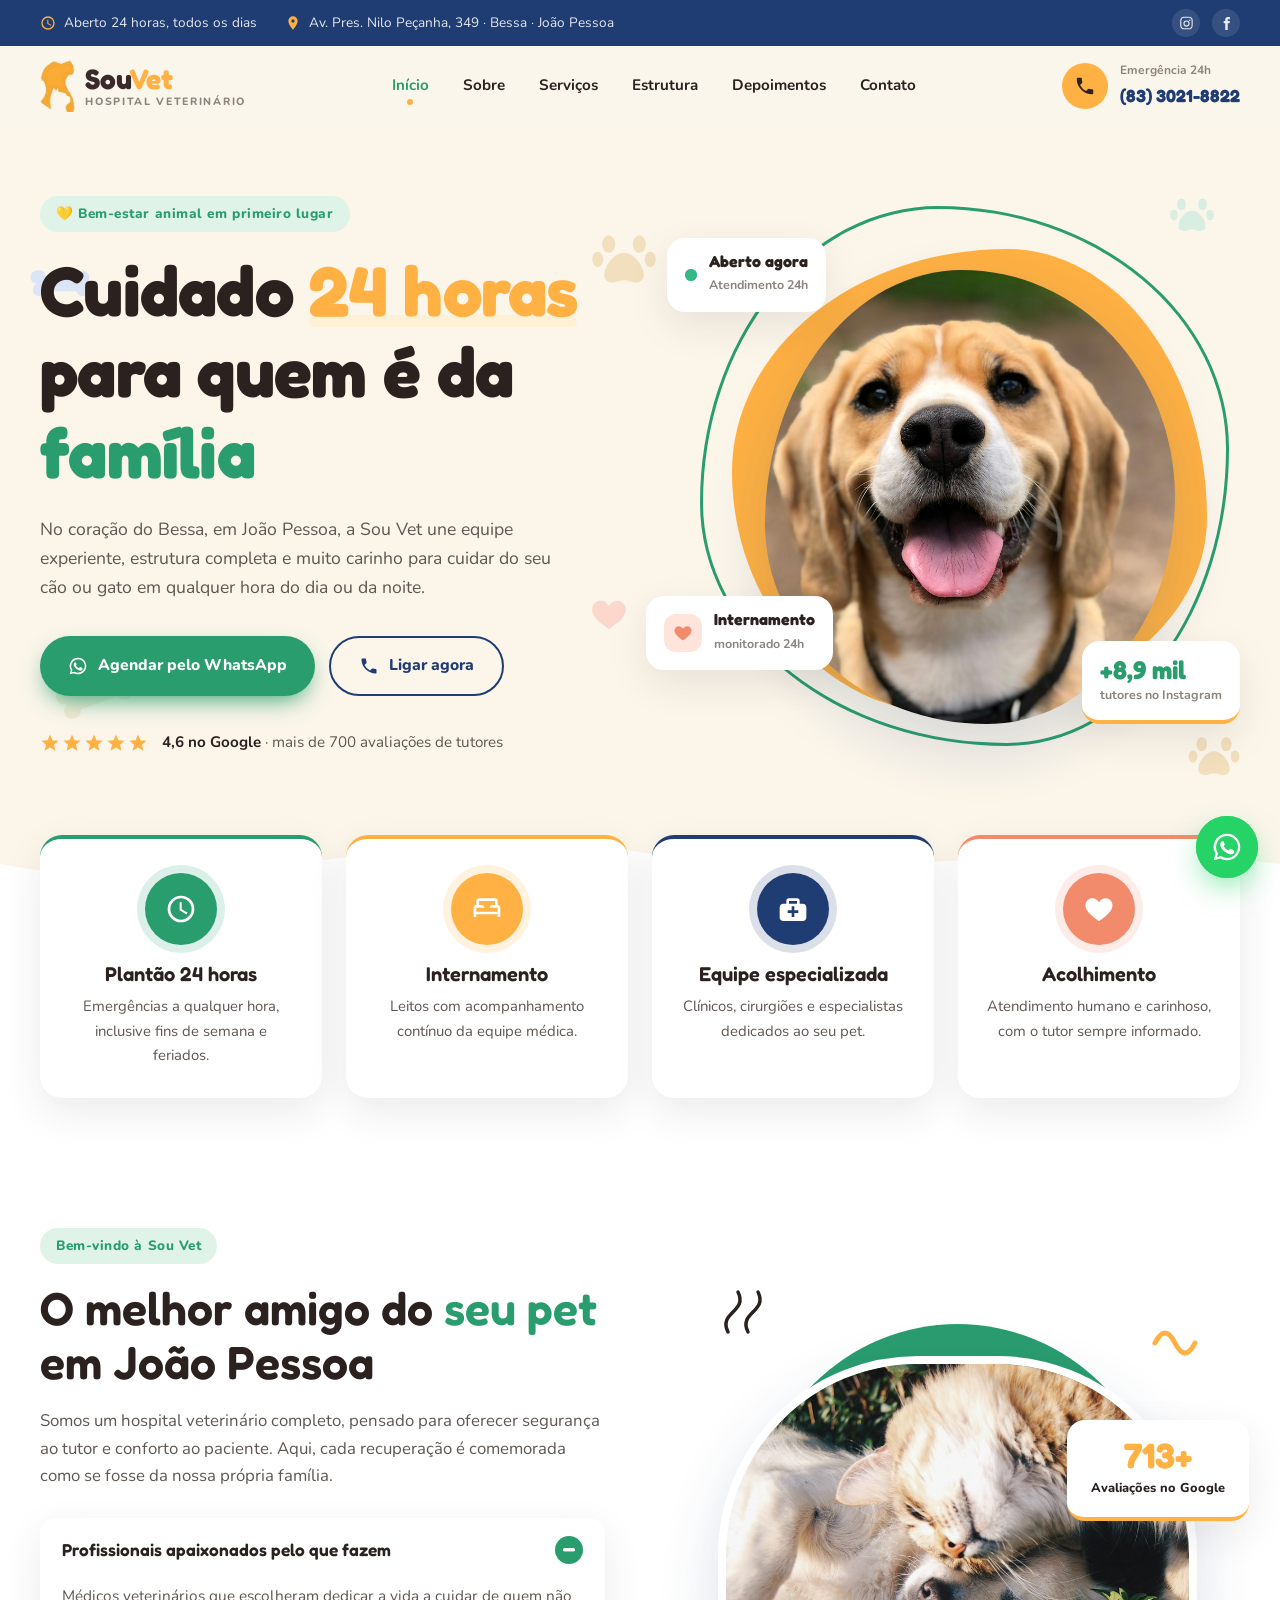
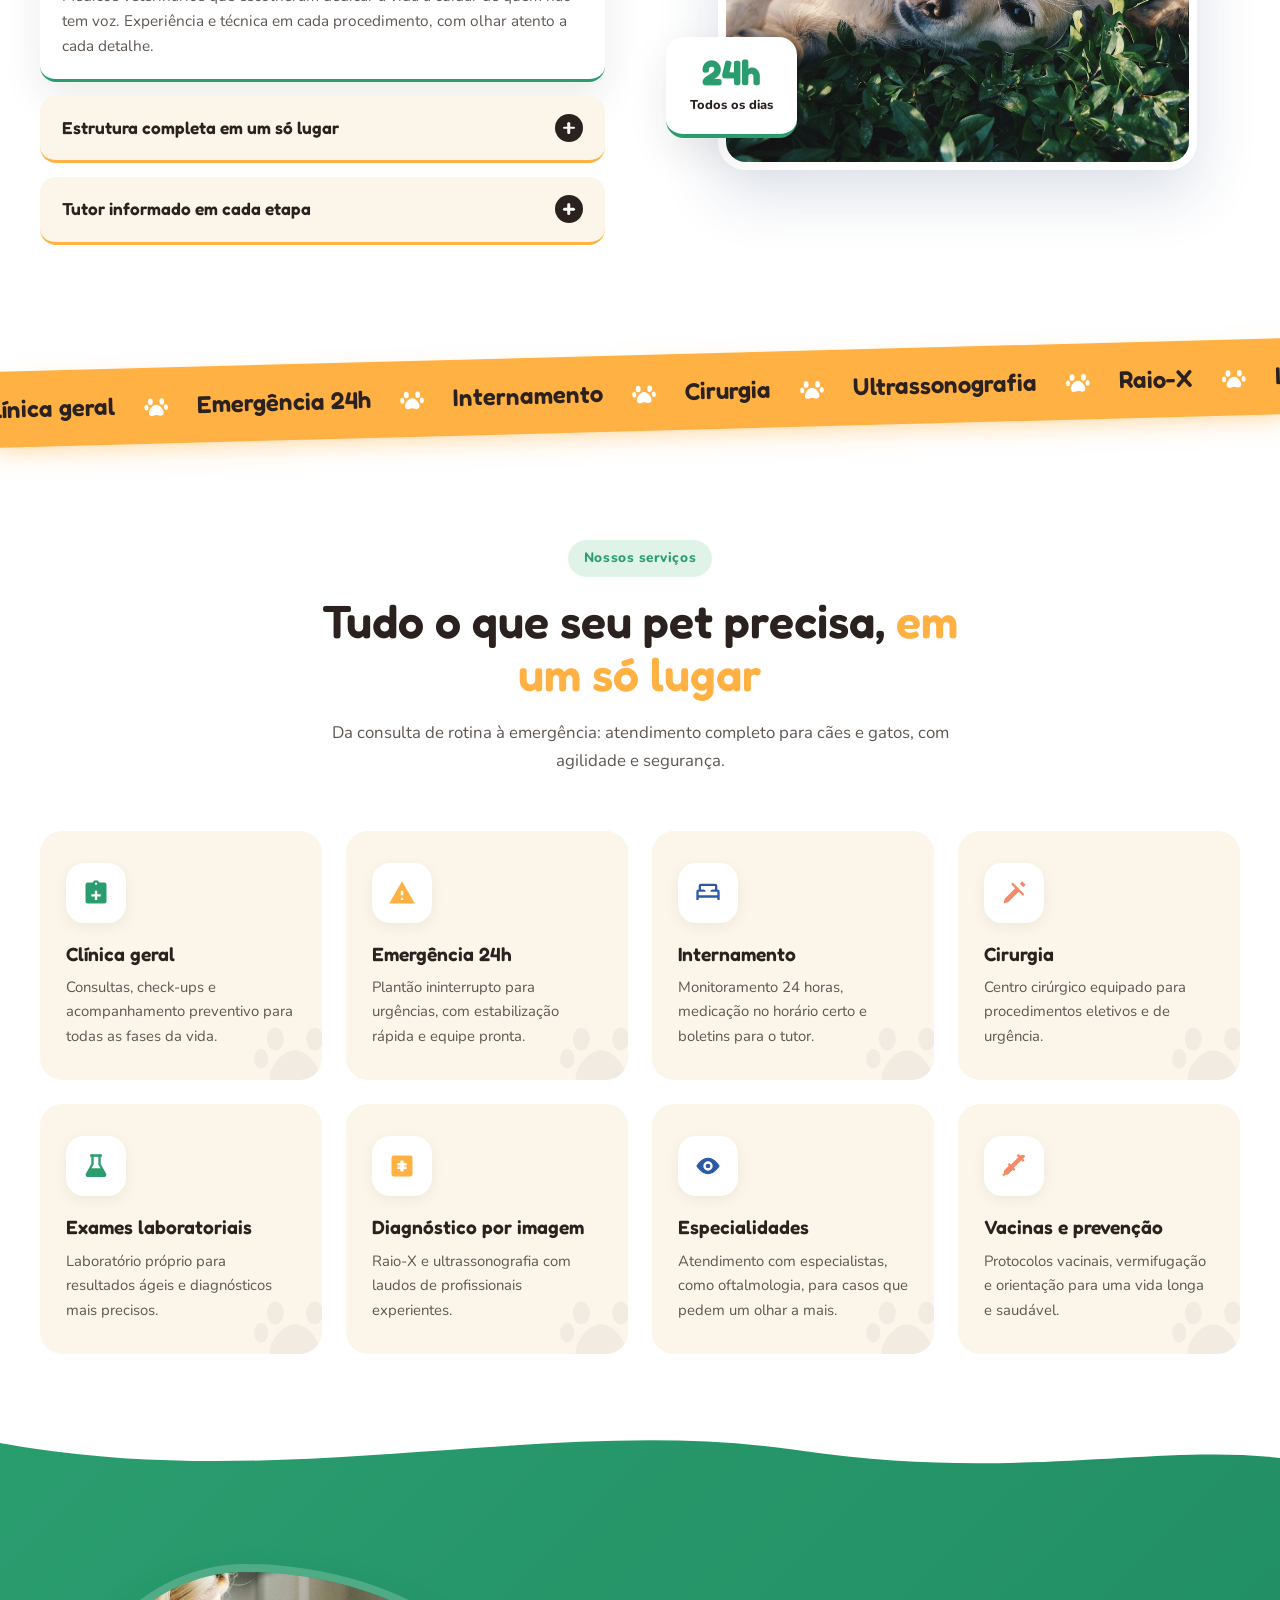
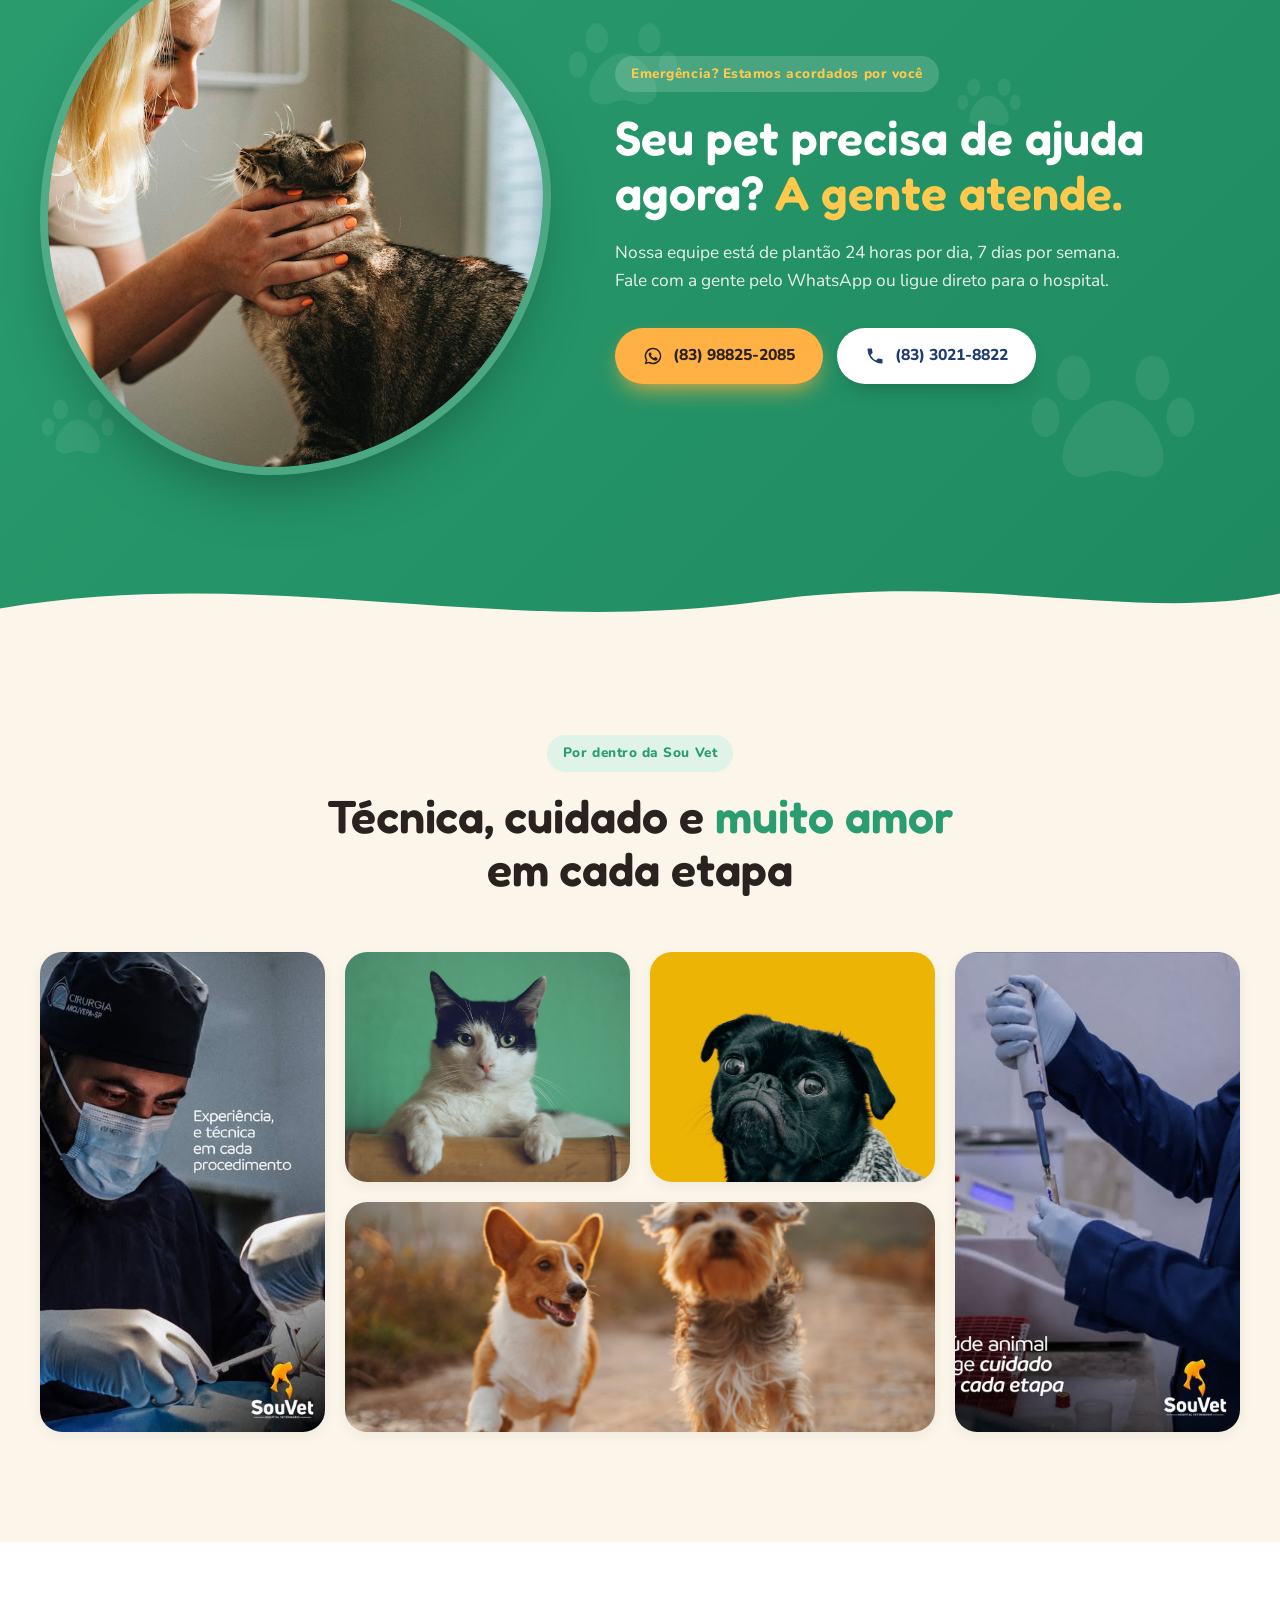
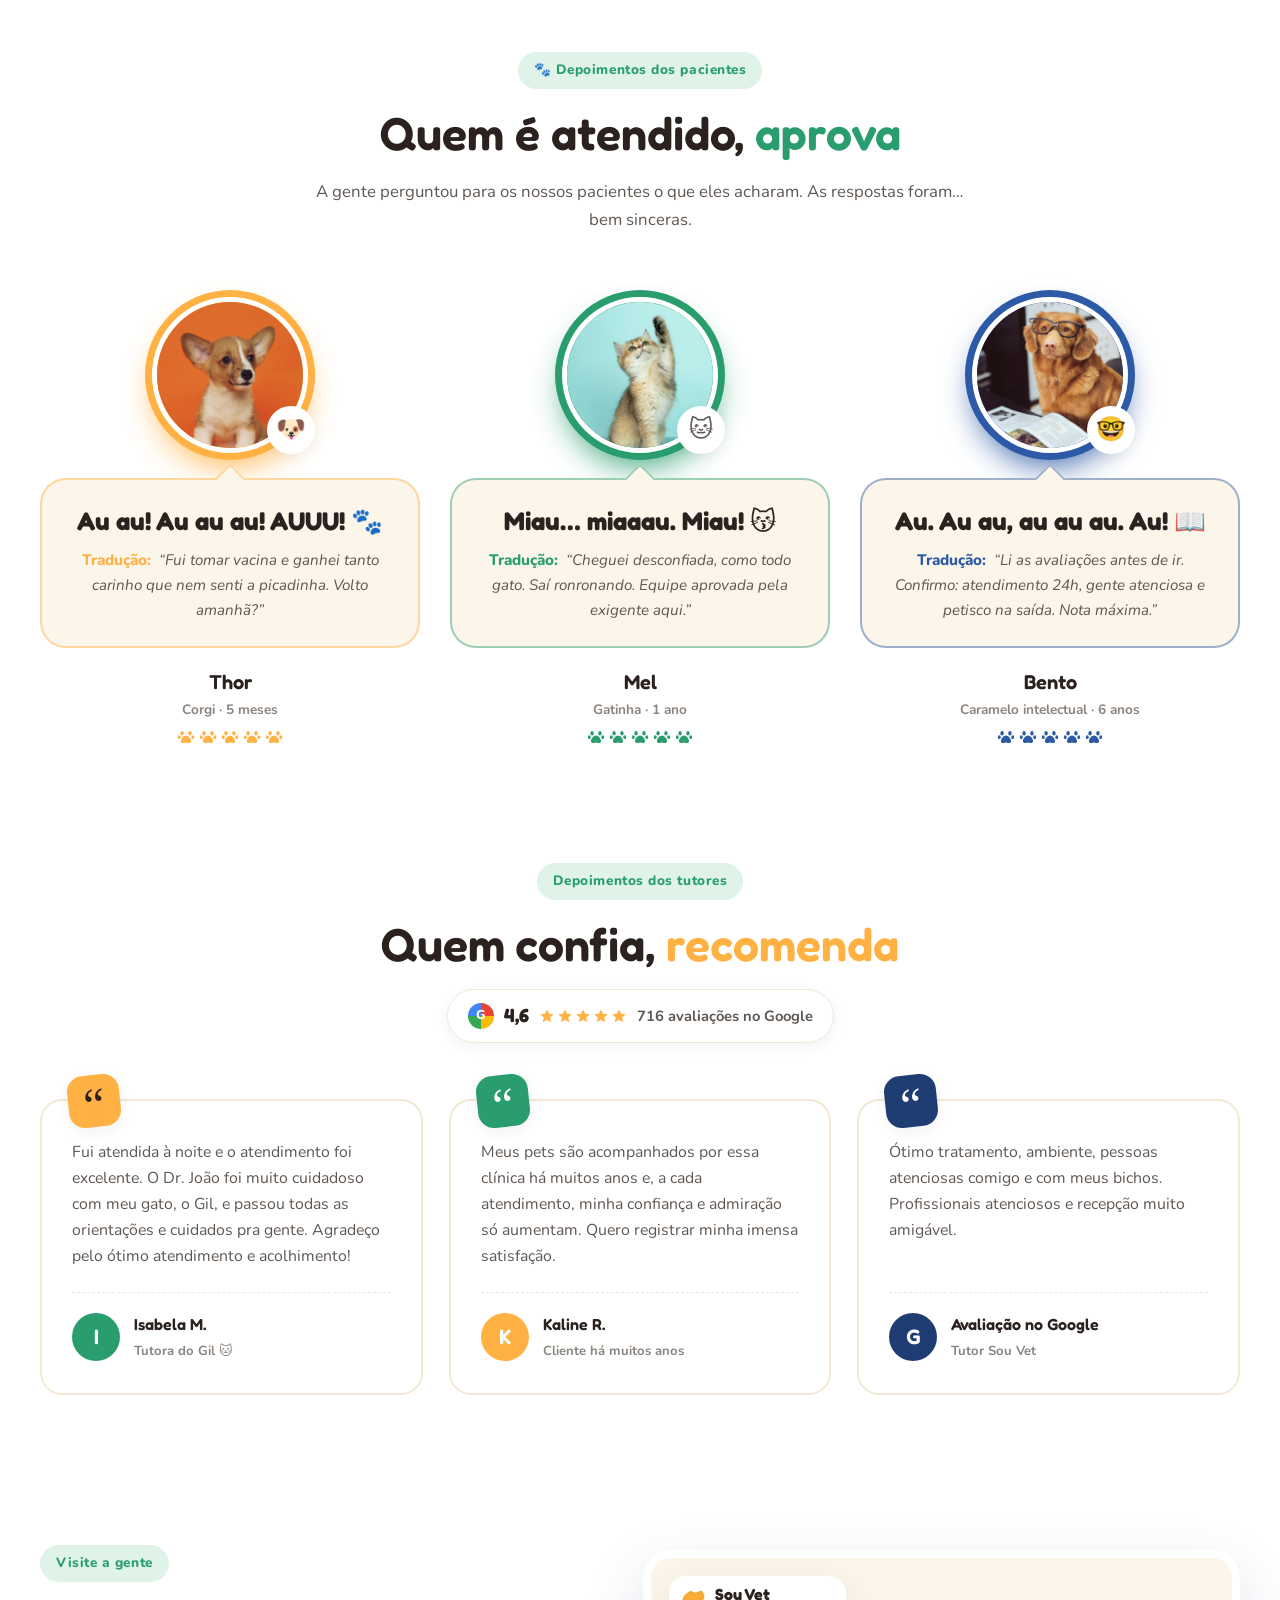
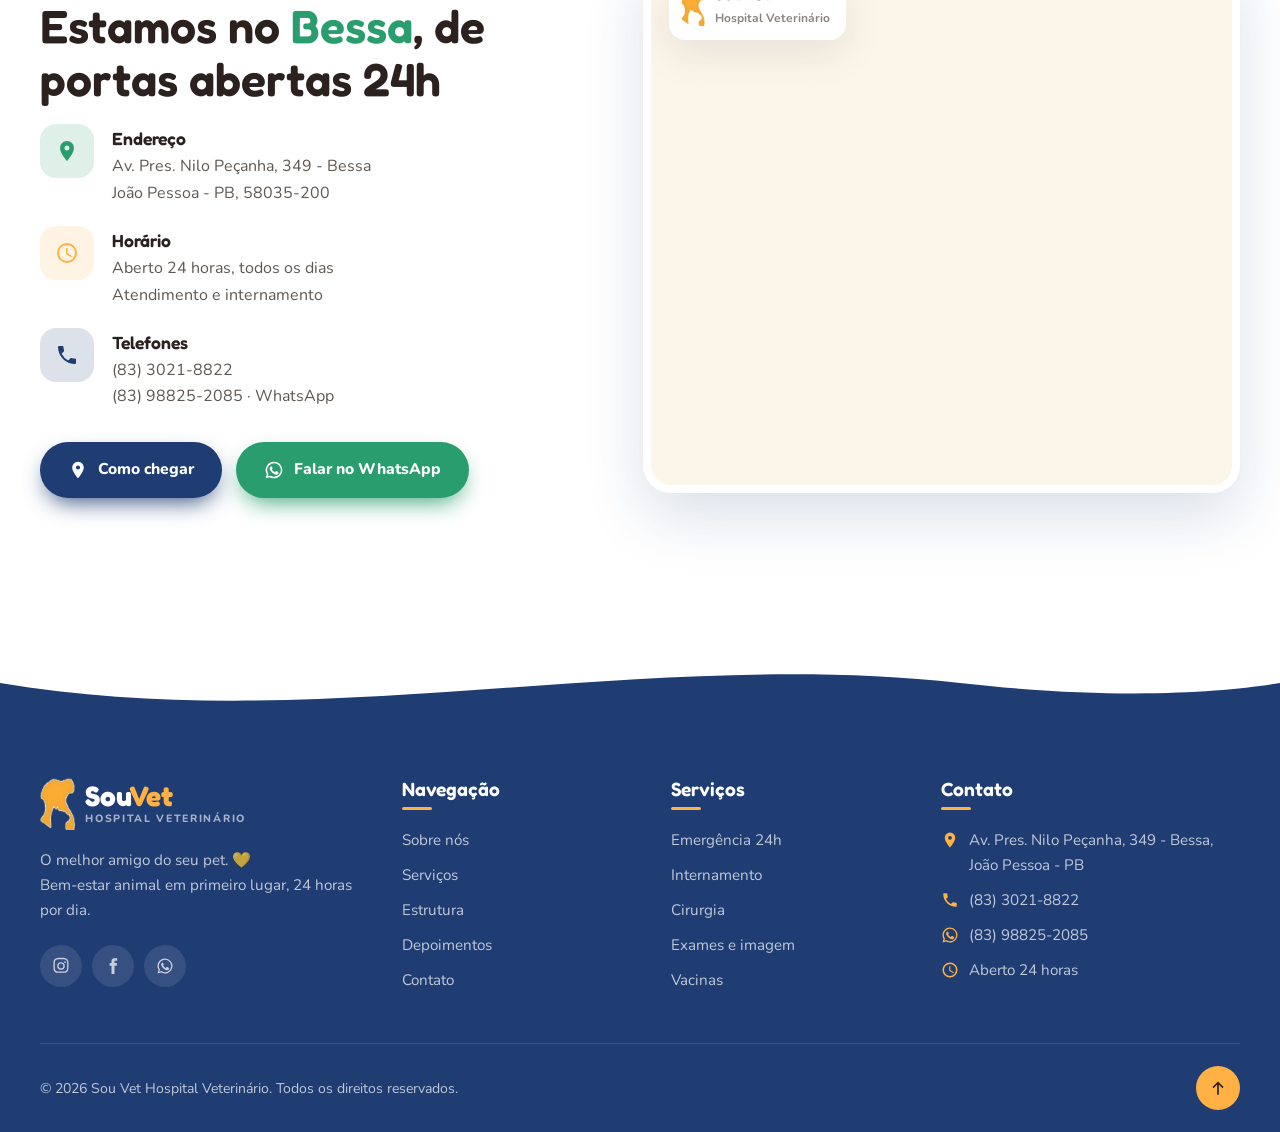
<file: souvet/index.html>
<!DOCTYPE html>
<html lang="pt-BR">
<head>
  <meta charset="UTF-8" />
  <meta name="viewport" content="width=device-width, initial-scale=1.0" />
  <title>Sou Vet Hospital Veterinário | Atendimento 24h em João Pessoa</title>
  <meta name="description" content="Sou Vet Hospital Veterinário no Bessa, João Pessoa - PB. Atendimento e internamento 24 horas, cirurgia, exames e diagnóstico por imagem. Bem-estar animal em primeiro lugar." />
  <link rel="icon" type="image/png" href="assets/img/logo-icon.png" />
  <link rel="preconnect" href="https://fonts.googleapis.com" />
  <link rel="preconnect" href="https://fonts.gstatic.com" crossorigin />
  <link href="https://fonts.googleapis.com/css2?family=Fredoka:wght@500;600;700&family=Nunito:wght@400;600;700;800&display=swap" rel="stylesheet" />
  <link rel="stylesheet" href="css/style.css" />
</head>
<body>

  <!-- SVG sprite -->
  <svg width="0" height="0" style="position:absolute" aria-hidden="true">
    <symbol id="i-paw" viewBox="0 0 64 64"><ellipse cx="18" cy="22" rx="6" ry="8"/><ellipse cx="46" cy="22" rx="6" ry="8"/><ellipse cx="8" cy="36" rx="5" ry="7"/><ellipse cx="56" cy="36" rx="5" ry="7"/><path d="M32 30c-9 0-18 12-18 20 0 6 5 8 10 7 3-1 5-2 8-2s5 1 8 2c5 1 10-1 10-7 0-8-9-20-18-20z"/></symbol>
    <symbol id="i-bone" viewBox="0 0 64 32"><path d="M10 4a6 6 0 0 1 8 5h28a6 6 0 1 1 8 7 6 6 0 1 1-8 7H18a6 6 0 1 1-8-7 6 6 0 0 1 0-12z"/></symbol>
    <symbol id="i-whats" viewBox="0 0 24 24"><path d="M12 2a10 10 0 0 0-8.6 15.1L2 22l5-1.3A10 10 0 1 0 12 2zm0 18.2a8.2 8.2 0 0 1-4.2-1.2l-.3-.2-3 .8.8-2.9-.2-.3A8.2 8.2 0 1 1 12 20.2zm4.5-6.1c-.2-.1-1.5-.7-1.7-.8-.2-.1-.4-.1-.6.1l-.8 1c-.1.2-.3.2-.5.1a6.7 6.7 0 0 1-3.3-2.9c-.2-.4.2-.4.7-1.3.1-.2 0-.3 0-.4l-.8-1.8c-.2-.5-.4-.4-.6-.4h-.5a1 1 0 0 0-.7.3 3 3 0 0 0-.9 2.2 5.2 5.2 0 0 0 1.1 2.7 11.8 11.8 0 0 0 4.5 4c1.7.7 2.3.8 3.2.6.5-.1 1.5-.6 1.7-1.2.2-.6.2-1.1.2-1.2-.1-.1-.3-.2-.5-.3z"/></symbol>
    <symbol id="i-phone" viewBox="0 0 24 24"><path d="M6.6 10.8a15.1 15.1 0 0 0 6.6 6.6l2.2-2.2a1 1 0 0 1 1-.2 11.4 11.4 0 0 0 3.6.6 1 1 0 0 1 1 1V20a1 1 0 0 1-1 1A17 17 0 0 1 3 4a1 1 0 0 1 1-1h3.5a1 1 0 0 1 1 1c0 1.2.2 2.5.6 3.6a1 1 0 0 1-.3 1z"/></symbol>
    <symbol id="i-pin" viewBox="0 0 24 24"><path d="M12 2a7 7 0 0 0-7 7c0 5.2 7 13 7 13s7-7.8 7-13a7 7 0 0 0-7-7zm0 9.5A2.5 2.5 0 1 1 12 6.5a2.5 2.5 0 0 1 0 5z"/></symbol>
    <symbol id="i-clock" viewBox="0 0 24 24"><path d="M12 2a10 10 0 1 0 0 20 10 10 0 0 0 0-20zm0 18a8 8 0 1 1 0-16 8 8 0 0 1 0 16zm.5-13H11v6l5.2 3.2.8-1.3-4.5-2.7z"/></symbol>
    <symbol id="i-insta" viewBox="0 0 24 24"><path d="M12 7a5 5 0 1 0 0 10 5 5 0 0 0 0-10zm0 8.2a3.2 3.2 0 1 1 0-6.4 3.2 3.2 0 0 1 0 6.4zM17.3 5.5a1.2 1.2 0 1 0 0 2.4 1.2 1.2 0 0 0 0-2.4zM21.9 7.1c-.1-1.6-.4-3-1.6-4.2S17.7 1.3 16.1 1.2C14.5 1.1 9.5 1.1 7.9 1.2 6.3 1.3 4.9 1.6 3.7 2.8S2.1 5.5 2 7.1C1.9 8.7 1.9 13.7 2 15.3c.1 1.6.4 3 1.6 4.2s2.6 1.5 4.2 1.6c1.6.1 6.6.1 8.2 0 1.6-.1 3-.4 4.2-1.6s1.5-2.6 1.6-4.2c.2-1.6.2-6.6.1-8.2zm-2.1 10a3.3 3.3 0 0 1-1.9 1.9c-1.3.5-4.4.4-5.9.4s-4.6.1-5.9-.4A3.3 3.3 0 0 1 4.2 17c-.5-1.3-.4-4.4-.4-5.9s-.1-4.6.4-5.9A3.3 3.3 0 0 1 6.1 3.3c1.3-.5 4.4-.4 5.9-.4s4.6-.1 5.9.4a3.3 3.3 0 0 1 1.9 1.9c.5 1.3.4 4.4.4 5.9s.1 4.6-.4 5.9z"/></symbol>
    <symbol id="i-fb" viewBox="0 0 24 24"><path d="M14 8V6c0-.9.6-1 1-1h2.5V1.5H14.2C10.6 1.5 10 4 10 5.7V8H7.5v3.7H10V22.5h4V11.7h3l.4-3.7z"/></symbol>
    <symbol id="i-arrow" viewBox="0 0 24 24"><path d="M13.2 5.3 19.9 12l-6.7 6.7-1.4-1.4 4.3-4.3H4v-2h12.1l-4.3-4.3z"/></symbol>
    <symbol id="i-star" viewBox="0 0 24 24"><path d="m12 2 3 6.6 7.2.7-5.4 4.8 1.6 7.1L12 17.5l-6.4 3.7 1.6-7.1L1.8 9.3 9 8.6z"/></symbol>
    <symbol id="i-heart" viewBox="0 0 24 24"><path d="M12 21s-7.5-4.6-9.6-9.2C.8 8.3 3 4 7 4c2.1 0 3.6 1.1 5 3 1.4-1.9 2.9-3 5-3 4 0 6.2 4.3 4.6 7.8C19.5 16.4 12 21 12 21z"/></symbol>
  </svg>

  <!-- TOPBAR -->
  <div class="topbar">
    <div class="container topbar__inner">
      <div class="topbar__info">
        <span><svg><use href="#i-clock"/></svg> Aberto 24 horas, todos os dias</span>
        <span class="hide-sm"><svg><use href="#i-pin"/></svg> Av. Pres. Nilo Peçanha, 349 · Bessa · João Pessoa</span>
      </div>
      <div class="topbar__social">
        <a href="https://www.instagram.com/souvetjp/" target="_blank" rel="noopener" aria-label="Instagram"><svg><use href="#i-insta"/></svg></a>
        <a href="https://www.facebook.com/souvetjp" target="_blank" rel="noopener" aria-label="Facebook"><svg><use href="#i-fb"/></svg></a>
      </div>
    </div>
  </div>

  <!-- HEADER -->
  <header class="header" id="header">
    <div class="container header__inner">
      <a href="#inicio" class="brand" aria-label="Sou Vet - início">
        <img src="assets/img/logo-icon.png" alt="" class="brand__icon" />
        <span class="brand__text">
          <span class="brand__name">Sou<b>Vet</b></span>
          <span class="brand__sub">Hospital Veterinário</span>
        </span>
      </a>

      <nav class="nav" id="nav">
        <a href="#inicio" class="nav__link active">Início</a>
        <a href="#sobre" class="nav__link">Sobre</a>
        <a href="#servicos" class="nav__link">Serviços</a>
        <a href="#estrutura" class="nav__link">Estrutura</a>
        <a href="#pacientes" class="nav__link">Depoimentos</a>
        <a href="#contato" class="nav__link">Contato</a>
      </nav>

      <a href="tel:+558330218822" class="header__call">
        <span class="header__call-icon"><svg><use href="#i-phone"/></svg></span>
        <span>
          <small>Emergência 24h</small>
          <strong>(83) 3021-8822</strong>
        </span>
      </a>

      <button class="burger" id="burger" aria-label="Abrir menu" aria-expanded="false"><span></span><span></span><span></span></button>
    </div>
  </header>

  <main>
    <!-- HERO -->
    <section class="hero" id="inicio">
      <div class="doodles" aria-hidden="true">
        <svg class="doodle d1"><use href="#i-paw"/></svg>
        <svg class="doodle d2"><use href="#i-bone"/></svg>
        <svg class="doodle d3"><use href="#i-paw"/></svg>
        <svg class="doodle d4"><use href="#i-heart"/></svg>
        <svg class="doodle d5"><use href="#i-paw"/></svg>
        <svg class="doodle d6"><use href="#i-bone"/></svg>
      </div>

      <div class="container hero__grid">
        <div class="hero__content">
          <span class="eyebrow reveal">💛 Bem-estar animal em primeiro lugar</span>
          <h1 class="hero__title reveal" data-delay="1">
            Cuidado <span class="hl-yellow">24 horas</span><br />
            para quem é da <span class="hl-green">família</span>
          </h1>
          <p class="hero__text reveal" data-delay="2">
            No coração do Bessa, em João Pessoa, a Sou Vet une equipe experiente, estrutura completa e muito carinho para cuidar do seu cão ou gato em qualquer hora do dia ou da noite.
          </p>
          <div class="hero__actions reveal" data-delay="3">
            <a href="https://api.whatsapp.com/send?phone=5583988252085&text=Ol%C3%A1!%20Gostaria%20de%20agendar%20um%20atendimento." target="_blank" rel="noopener" class="btn btn--green">
              <svg><use href="#i-whats"/></svg> Agendar pelo WhatsApp
            </a>
            <a href="tel:+558330218822" class="btn btn--ghost">
              <svg><use href="#i-phone"/></svg> Ligar agora
            </a>
          </div>
          <div class="hero__trust reveal" data-delay="4">
            <div class="stars">
              <svg><use href="#i-star"/></svg><svg><use href="#i-star"/></svg><svg><use href="#i-star"/></svg><svg><use href="#i-star"/></svg><svg><use href="#i-star"/></svg>
            </div>
            <p><strong>4,6 no Google</strong> · mais de 700 avaliações de tutores</p>
          </div>
        </div>

        <div class="hero__visual reveal" data-delay="2">
          <div class="blob blob--outline"></div>
          <div class="blob blob--yellow"></div>
          <div class="hero__img">
            <img src="assets/img/hero-beagle.jpg" alt="Cachorro beagle feliz olhando para a câmera" />
          </div>
          <div class="float-badge fb-1">
            <span class="pulse"></span>
            <div><strong>Aberto agora</strong><small>Atendimento 24h</small></div>
          </div>
          <div class="float-badge fb-2">
            <span class="fb-icon"><svg><use href="#i-heart"/></svg></span>
            <div><strong>Internamento</strong><small>monitorado 24h</small></div>
          </div>
          <div class="float-badge fb-3">
            <strong class="big">+8,9 mil</strong><small>tutores no Instagram</small>
          </div>
        </div>
      </div>

      <svg class="wave wave--bottom" viewBox="0 0 1440 120" preserveAspectRatio="none" aria-hidden="true">
        <path d="M0,64 C240,120 480,0 720,48 C960,96 1200,24 1440,64 L1440,120 L0,120 Z" fill="#ffffff"/>
      </svg>
    </section>

    <!-- FEATURES -->
    <section class="features">
      <div class="container features__grid">
        <article class="feature reveal" style="--c: var(--green)">
          <div class="feature__icon">
            <svg viewBox="0 0 24 24"><path d="M12 2a10 10 0 1 0 0 20 10 10 0 0 0 0-20zm0 18a8 8 0 1 1 0-16 8 8 0 0 1 0 16zm.5-13H11v6l5.2 3.2.8-1.3-4.5-2.7z"/></svg>
          </div>
          <h3>Plantão 24 horas</h3>
          <p>Emergências a qualquer hora, inclusive fins de semana e feriados.</p>
        </article>
        <article class="feature reveal" data-delay="1" style="--c: var(--yellow)">
          <div class="feature__icon">
            <svg viewBox="0 0 24 24"><path d="M20 9V6a2 2 0 0 0-2-2H6a2 2 0 0 0-2 2v3a2 2 0 0 0-2 2v7h2v-2h16v2h2v-7a2 2 0 0 0-2-2zM6 6h12v3h-2a2 2 0 0 0-2 2H10a2 2 0 0 0-2-2H6zm14 8H4v-3h16z"/></svg>
          </div>
          <h3>Internamento</h3>
          <p>Leitos com acompanhamento contínuo da equipe médica.</p>
        </article>
        <article class="feature reveal" data-delay="2" style="--c: var(--blue)">
          <div class="feature__icon">
            <svg viewBox="0 0 24 24"><path d="M19 8h-2V6a2 2 0 0 0-2-2H9a2 2 0 0 0-2 2v2H5a3 3 0 0 0-3 3v7a3 3 0 0 0 3 3h14a3 3 0 0 0 3-3v-7a3 3 0 0 0-3-3zM9 6h6v2H9zm7 9h-3v3h-2v-3H8v-2h3v-3h2v3h3z"/></svg>
          </div>
          <h3>Equipe especializada</h3>
          <p>Clínicos, cirurgiões e especialistas dedicados ao seu pet.</p>
        </article>
        <article class="feature reveal" data-delay="3" style="--c: var(--coral)">
          <div class="feature__icon">
            <svg viewBox="0 0 24 24"><path d="M12 21s-7.5-4.6-9.6-9.2C.8 8.3 3 4 7 4c2.1 0 3.6 1.1 5 3 1.4-1.9 2.9-3 5-3 4 0 6.2 4.3 4.6 7.8C19.5 16.4 12 21 12 21z"/></svg>
          </div>
          <h3>Acolhimento</h3>
          <p>Atendimento humano e carinhoso, com o tutor sempre informado.</p>
        </article>
      </div>
    </section>

    <!-- ABOUT -->
    <section class="about" id="sobre">
      <div class="container about__grid">
        <div class="about__content">
          <span class="eyebrow reveal">Bem-vindo à Sou Vet</span>
          <h2 class="section-title reveal" data-delay="1">O melhor amigo do <span class="hl-green">seu pet</span> em João Pessoa</h2>
          <p class="reveal" data-delay="2">
            Somos um hospital veterinário completo, pensado para oferecer segurança ao tutor e conforto ao paciente. Aqui, cada recuperação é comemorada como se fosse da nossa própria família.
          </p>

          <div class="accordion reveal" data-delay="3">
            <div class="acc-item open">
              <button class="acc-head">Profissionais apaixonados pelo que fazem <span class="acc-icon"></span></button>
              <div class="acc-body"><p>Médicos veterinários que escolheram dedicar a vida a cuidar de quem não tem voz. Experiência e técnica em cada procedimento, com olhar atento a cada detalhe.</p></div>
            </div>
            <div class="acc-item">
              <button class="acc-head">Estrutura completa em um só lugar <span class="acc-icon"></span></button>
              <div class="acc-body"><p>Consultórios, centro cirúrgico, internamento, laboratório e diagnóstico por imagem. Menos deslocamento e mais agilidade para o seu pet.</p></div>
            </div>
            <div class="acc-item">
              <button class="acc-head">Tutor informado em cada etapa <span class="acc-icon"></span></button>
              <div class="acc-body"><p>Explicamos cada orientação com clareza e mantemos você por perto durante todo o tratamento, da consulta à alta.</p></div>
            </div>
          </div>
        </div>

        <div class="about__visual reveal" data-delay="2">
          <div class="about__circle"></div>
          <svg class="squiggle sq-1" viewBox="0 0 60 60" aria-hidden="true"><path d="M10 50 C 0 30, 30 30, 20 10 M30 50 C 20 30, 50 30, 40 10" /></svg>
          <svg class="squiggle sq-2" viewBox="0 0 60 60" aria-hidden="true"><path d="M8 40 q10 -20 20 0 t20 0" /></svg>
          <div class="about__img">
            <img src="assets/img/dog-cat.jpg" alt="Cachorro e gato deitados juntos na grama" loading="lazy" />
          </div>
          <div class="stat-card sc-1">
            <strong><span class="counter" data-target="716">0</span>+</strong>
            <small>Avaliações no Google</small>
          </div>
          <div class="stat-card sc-2">
            <strong><span class="counter" data-target="24">0</span>h</strong>
            <small>Todos os dias</small>
          </div>
        </div>
      </div>
    </section>

    <!-- MARQUEE -->
    <div class="marquee" aria-hidden="true">
      <div class="marquee__track">
        <span>Clínica geral</span><svg><use href="#i-paw"/></svg>
        <span>Emergência 24h</span><svg><use href="#i-paw"/></svg>
        <span>Internamento</span><svg><use href="#i-paw"/></svg>
        <span>Cirurgia</span><svg><use href="#i-paw"/></svg>
        <span>Ultrassonografia</span><svg><use href="#i-paw"/></svg>
        <span>Raio-X</span><svg><use href="#i-paw"/></svg>
        <span>Laboratório</span><svg><use href="#i-paw"/></svg>
        <span>Vacinas</span><svg><use href="#i-paw"/></svg>
        <span>Clínica geral</span><svg><use href="#i-paw"/></svg>
        <span>Emergência 24h</span><svg><use href="#i-paw"/></svg>
        <span>Internamento</span><svg><use href="#i-paw"/></svg>
        <span>Cirurgia</span><svg><use href="#i-paw"/></svg>
        <span>Ultrassonografia</span><svg><use href="#i-paw"/></svg>
        <span>Raio-X</span><svg><use href="#i-paw"/></svg>
        <span>Laboratório</span><svg><use href="#i-paw"/></svg>
        <span>Vacinas</span><svg><use href="#i-paw"/></svg>
      </div>
    </div>

    <!-- SERVICES -->
    <section class="services" id="servicos">
      <div class="container">
        <div class="section-head">
          <span class="eyebrow reveal">Nossos serviços</span>
          <h2 class="section-title reveal" data-delay="1">Tudo o que seu pet precisa, <span class="hl-yellow">em um só lugar</span></h2>
          <p class="reveal" data-delay="2">Da consulta de rotina à emergência: atendimento completo para cães e gatos, com agilidade e segurança.</p>
        </div>

        <div class="services__grid">
          <article class="service reveal">
            <div class="service__icon"><svg viewBox="0 0 24 24"><path d="M19 3h-4.2A3 3 0 0 0 12 1a3 3 0 0 0-2.8 2H5a2 2 0 0 0-2 2v14a2 2 0 0 0 2 2h14a2 2 0 0 0 2-2V5a2 2 0 0 0-2-2zm-7 0a1 1 0 1 1 0 2 1 1 0 0 1 0-2zm4 12h-3v3h-2v-3H8v-2h3v-3h2v3h3z"/></svg></div>
            <h3>Clínica geral</h3>
            <p>Consultas, check-ups e acompanhamento preventivo para todas as fases da vida.</p>
          </article>
          <article class="service reveal" data-delay="1">
            <div class="service__icon"><svg viewBox="0 0 24 24"><path d="M12 2 1 21h22zm1 16h-2v-2h2zm0-4h-2v-4h2z"/></svg></div>
            <h3>Emergência 24h</h3>
            <p>Plantão ininterrupto para urgências, com estabilização rápida e equipe pronta.</p>
          </article>
          <article class="service reveal" data-delay="2">
            <div class="service__icon"><svg viewBox="0 0 24 24"><path d="M20 9V6a2 2 0 0 0-2-2H6a2 2 0 0 0-2 2v3a2 2 0 0 0-2 2v7h2v-2h16v2h2v-7a2 2 0 0 0-2-2zM6 6h12v3h-2a2 2 0 0 0-2 2H10a2 2 0 0 0-2-2H6zm14 8H4v-3h16z"/></svg></div>
            <h3>Internamento</h3>
            <p>Monitoramento 24 horas, medicação no horário certo e boletins para o tutor.</p>
          </article>
          <article class="service reveal" data-delay="3">
            <div class="service__icon"><svg viewBox="0 0 24 24"><path d="M9.6 4.5 13 8 4 17l-1 4 4-1 9-9 3.5 3.4 1.4-1.4-10-10zM19 2l3 3-2 2-3-3z"/></svg></div>
            <h3>Cirurgia</h3>
            <p>Centro cirúrgico equipado para procedimentos eletivos e de urgência.</p>
          </article>
          <article class="service reveal">
            <div class="service__icon"><svg viewBox="0 0 24 24"><path d="M7 2v2h1v6.3L3.3 18.6A2 2 0 0 0 5 21.5h14a2 2 0 0 0 1.7-2.9L16 10.3V4h1V2zm3 2h4v6.8l2 3.2H8l2-3.2z"/></svg></div>
            <h3>Exames laboratoriais</h3>
            <p>Laboratório próprio para resultados ágeis e diagnósticos mais precisos.</p>
          </article>
          <article class="service reveal" data-delay="1">
            <div class="service__icon"><svg viewBox="0 0 24 24"><path d="M3 5a2 2 0 0 1 2-2h14a2 2 0 0 1 2 2v14a2 2 0 0 1-2 2H5a2 2 0 0 1-2-2zm9 2c-1 0-1.5 1-1.5 1.5v1H8v2h2.5v1H8v2h2.5v1c0 .5.5 1.5 1.5 1.5s1.5-1 1.5-1.5v-1H16v-2h-2.5v-1H16v-2h-2.5v-1C13.5 8 13 7 12 7z"/></svg></div>
            <h3>Diagnóstico por imagem</h3>
            <p>Raio-X e ultrassonografia com laudos de profissionais experientes.</p>
          </article>
          <article class="service reveal" data-delay="2">
            <div class="service__icon"><svg viewBox="0 0 24 24"><path d="M12 5C6 5 2 12 2 12s4 7 10 7 10-7 10-7-4-7-10-7zm0 11a4 4 0 1 1 0-8 4 4 0 0 1 0 8zm0-6a2 2 0 1 0 0 4 2 2 0 0 0 0-4z"/></svg></div>
            <h3>Especialidades</h3>
            <p>Atendimento com especialistas, como oftalmologia, para casos que pedem um olhar a mais.</p>
          </article>
          <article class="service reveal" data-delay="3">
            <div class="service__icon"><svg viewBox="0 0 24 24"><path d="m20.3 2.3 1.4 1.4-2 2 1.4 1.4-1.4 1.4-1.4-1.4-6.4 6.4 1.4 1.4-1.4 1.4-1-1-4.2 4.2H4.6l-1.3 1.4-1.4-1.4 1.4-1.3v-2.2l4.2-4.2-1-1 1.4-1.4 1.4 1.4 6.4-6.4-1.4-1.4 1.4-1.4 1.4 1.4z"/></svg></div>
            <h3>Vacinas e prevenção</h3>
            <p>Protocolos vacinais, vermifugação e orientação para uma vida longa e saudável.</p>
          </article>
        </div>
      </div>
    </section>

    <!-- CTA BAND -->
    <section class="cta">
      <svg class="wave wave--top" viewBox="0 0 1440 120" preserveAspectRatio="none" aria-hidden="true">
        <path d="M0,40 C320,110 620,0 900,50 C1140,92 1300,40 1440,60 L1440,0 L0,0 Z" fill="#ffffff"/>
      </svg>
      <div class="cta__bg-paws" aria-hidden="true">
        <svg><use href="#i-paw"/></svg><svg><use href="#i-paw"/></svg><svg><use href="#i-paw"/></svg><svg><use href="#i-paw"/></svg>
      </div>
      <div class="container cta__grid">
        <div class="cta__img reveal">
          <img src="assets/img/vet-cat.jpg" alt="Veterinária fazendo carinho em um gato durante atendimento" loading="lazy" />
        </div>
        <div class="cta__content">
          <span class="eyebrow eyebrow--light reveal">Emergência? Estamos acordados por você</span>
          <h2 class="reveal" data-delay="1">Seu pet precisa de ajuda agora? <span>A gente atende.</span></h2>
          <p class="reveal" data-delay="2">Nossa equipe está de plantão 24 horas por dia, 7 dias por semana. Fale com a gente pelo WhatsApp ou ligue direto para o hospital.</p>
          <div class="cta__actions reveal" data-delay="3">
            <a href="https://api.whatsapp.com/send?phone=5583988252085&text=Ol%C3%A1!%20Preciso%20de%20atendimento%20para%20meu%20pet." target="_blank" rel="noopener" class="btn btn--yellow">
              <svg><use href="#i-whats"/></svg> (83) 98825-2085
            </a>
            <a href="tel:+558330218822" class="btn btn--white">
              <svg><use href="#i-phone"/></svg> (83) 3021-8822
            </a>
          </div>
        </div>
      </div>
      <svg class="wave wave--bottom" viewBox="0 0 1440 120" preserveAspectRatio="none" aria-hidden="true">
        <path d="M0,70 C300,10 560,110 860,60 C1100,20 1280,90 1440,50 L1440,120 L0,120 Z" fill="#FBF5EA"/>
      </svg>
    </section>

    <!-- ESTRUTURA / GALERIA -->
    <section class="gallery" id="estrutura">
      <div class="container">
        <div class="section-head">
          <span class="eyebrow reveal">Por dentro da Sou Vet</span>
          <h2 class="section-title reveal" data-delay="1">Técnica, cuidado e <span class="hl-green">muito amor</span> em cada etapa</h2>
        </div>

        <div class="gallery__grid">
          <figure class="g-item g-tall reveal">
            <img src="assets/img/cirurgia.jpg" alt="Cirurgião veterinário da Sou Vet durante procedimento" loading="lazy" />
            <figcaption>Centro cirúrgico</figcaption>
          </figure>
          <figure class="g-item reveal" data-delay="1">
            <img src="assets/img/cat-green.jpg" alt="Gato branco e preto sobre fundo verde" loading="lazy" />
            <figcaption>Nossos pacientes</figcaption>
          </figure>
          <figure class="g-item reveal" data-delay="2">
            <img src="assets/img/pug.jpg" alt="Pug preto de blusa sobre fundo amarelo" loading="lazy" />
            <figcaption>Cães de todas as raças</figcaption>
          </figure>
          <figure class="g-item g-tall reveal" data-delay="1">
            <img src="assets/img/lab.jpg" alt="Profissional da Sou Vet manuseando amostras no laboratório" loading="lazy" />
            <figcaption>Laboratório próprio</figcaption>
          </figure>
          <figure class="g-item g-wide reveal" data-delay="2">
            <img src="assets/img/dogs-run.jpg" alt="Dois cachorros correndo felizes em uma estrada de terra" loading="lazy" />
            <figcaption>Saúde para aproveitar a vida</figcaption>
          </figure>
        </div>
      </div>
    </section>

    <!-- PATIENTS -->
    <section class="patients" id="pacientes">
      <div class="container">
        <div class="section-head">
          <span class="eyebrow reveal">🐾 Depoimentos dos pacientes</span>
          <h2 class="section-title reveal" data-delay="1">Quem é atendido, <span class="hl-green">aprova</span></h2>
          <p class="reveal" data-delay="2">A gente perguntou para os nossos pacientes o que eles acharam. As respostas foram… bem sinceras.</p>
        </div>

        <div class="patients__grid">
          <article class="patient reveal" style="--c: var(--yellow)">
            <div class="patient__photo">
              <img src="assets/img/corgi.jpg" alt="Filhote de corgi sentado" loading="lazy" />
              <span class="patient__emoji">🐶</span>
            </div>
            <div class="patient__bubble">
              <p class="patient__say">Au au! Au au au! AUUU! 🐾</p>
              <p class="patient__translate"><span>Tradução:</span> “Fui tomar vacina e ganhei tanto carinho que nem senti a picadinha. Volto amanhã?”</p>
            </div>
            <div class="patient__author">
              <strong>Thor</strong>
              <small>Corgi · 5 meses</small>
              <span class="paws" aria-label="5 patinhas"><svg><use href="#i-paw"/></svg><svg><use href="#i-paw"/></svg><svg><use href="#i-paw"/></svg><svg><use href="#i-paw"/></svg><svg><use href="#i-paw"/></svg></span>
            </div>
          </article>

          <article class="patient reveal" data-delay="1" style="--c: var(--green)">
            <div class="patient__photo">
              <img src="assets/img/kitten.jpg" alt="Gatinho filhote levantando a patinha" loading="lazy" />
              <span class="patient__emoji">🐱</span>
            </div>
            <div class="patient__bubble">
              <p class="patient__say">Miau… miaaau. Miau! 😽</p>
              <p class="patient__translate"><span>Tradução:</span> “Cheguei desconfiada, como todo gato. Saí ronronando. Equipe aprovada pela exigente aqui.”</p>
            </div>
            <div class="patient__author">
              <strong>Mel</strong>
              <small>Gatinha · 1 ano</small>
              <span class="paws" aria-label="5 patinhas"><svg><use href="#i-paw"/></svg><svg><use href="#i-paw"/></svg><svg><use href="#i-paw"/></svg><svg><use href="#i-paw"/></svg><svg><use href="#i-paw"/></svg></span>
            </div>
          </article>

          <article class="patient reveal" data-delay="2" style="--c: var(--blue-2)">
            <div class="patient__photo">
              <img src="assets/img/dog-glasses.jpg" alt="Cachorro caramelo de óculos lendo uma revista" loading="lazy" />
              <span class="patient__emoji">🤓</span>
            </div>
            <div class="patient__bubble">
              <p class="patient__say">Au. Au au, au au au. Au! 📖</p>
              <p class="patient__translate"><span>Tradução:</span> “Li as avaliações antes de ir. Confirmo: atendimento 24h, gente atenciosa e petisco na saída. Nota máxima.”</p>
            </div>
            <div class="patient__author">
              <strong>Bento</strong>
              <small>Caramelo intelectual · 6 anos</small>
              <span class="paws" aria-label="5 patinhas"><svg><use href="#i-paw"/></svg><svg><use href="#i-paw"/></svg><svg><use href="#i-paw"/></svg><svg><use href="#i-paw"/></svg><svg><use href="#i-paw"/></svg></span>
            </div>
          </article>
        </div>
      </div>
    </section>

    <!-- TESTIMONIALS -->
    <section class="testimonials" id="depoimentos">
      <div class="container">
        <div class="section-head">
          <span class="eyebrow reveal">Depoimentos dos tutores</span>
          <h2 class="section-title reveal" data-delay="1">Quem confia, <span class="hl-yellow">recomenda</span></h2>
          <div class="rating-pill reveal" data-delay="2">
            <span class="g-logo">G</span>
            <strong>4,6</strong>
            <span class="stars sm"><svg><use href="#i-star"/></svg><svg><use href="#i-star"/></svg><svg><use href="#i-star"/></svg><svg><use href="#i-star"/></svg><svg><use href="#i-star"/></svg></span>
            <span>716 avaliações no Google</span>
          </div>
        </div>

        <div class="testi__grid">
          <article class="testi reveal">
            <div class="testi__quote">“</div>
            <p>Fui atendida à noite e o atendimento foi excelente. O Dr. João foi muito cuidadoso com meu gato, o Gil, e passou todas as orientações e cuidados pra gente. Agradeço pelo ótimo atendimento e acolhimento!</p>
            <div class="testi__author">
              <span class="avatar" style="--c: var(--green)">I</span>
              <div><strong>Isabela M.</strong><small>Tutora do Gil 🐱</small></div>
            </div>
          </article>
          <article class="testi reveal" data-delay="1">
            <div class="testi__quote">“</div>
            <p>Meus pets são acompanhados por essa clínica há muitos anos e, a cada atendimento, minha confiança e admiração só aumentam. Quero registrar minha imensa satisfação.</p>
            <div class="testi__author">
              <span class="avatar" style="--c: var(--yellow)">K</span>
              <div><strong>Kaline R.</strong><small>Cliente há muitos anos</small></div>
            </div>
          </article>
          <article class="testi reveal" data-delay="2">
            <div class="testi__quote">“</div>
            <p>Ótimo tratamento, ambiente, pessoas atenciosas comigo e com meus bichos. Profissionais atenciosos e recepção muito amigável.</p>
            <div class="testi__author">
              <span class="avatar" style="--c: var(--blue)">G</span>
              <div><strong>Avaliação no Google</strong><small>Tutor Sou Vet</small></div>
            </div>
          </article>
        </div>
      </div>
    </section>

    <!-- CONTACT -->
    <section class="contact" id="contato">
      <div class="container contact__grid">
        <div class="contact__info">
          <span class="eyebrow reveal">Visite a gente</span>
          <h2 class="section-title reveal" data-delay="1">Estamos no <span class="hl-green">Bessa</span>, de portas abertas 24h</h2>

          <ul class="contact__list">
            <li class="reveal" data-delay="1">
              <span class="ci" style="--c: var(--green)"><svg><use href="#i-pin"/></svg></span>
              <div><strong>Endereço</strong><p>Av. Pres. Nilo Peçanha, 349 - Bessa<br />João Pessoa - PB, 58035-200</p></div>
            </li>
            <li class="reveal" data-delay="2">
              <span class="ci" style="--c: var(--yellow)"><svg><use href="#i-clock"/></svg></span>
              <div><strong>Horário</strong><p>Aberto 24 horas, todos os dias<br />Atendimento e internamento</p></div>
            </li>
            <li class="reveal" data-delay="3">
              <span class="ci" style="--c: var(--blue)"><svg><use href="#i-phone"/></svg></span>
              <div><strong>Telefones</strong><p><a href="tel:+558330218822">(83) 3021-8822</a><br /><a href="https://api.whatsapp.com/send?phone=5583988252085" target="_blank" rel="noopener">(83) 98825-2085 · WhatsApp</a></p></div>
            </li>
          </ul>

          <div class="contact__actions reveal" data-delay="3">
            <a href="https://www.google.com/maps/dir/?api=1&destination=Sou+Vet+Hospital+Veterinario+Jo%C3%A3o+Pessoa" target="_blank" rel="noopener" class="btn btn--blue">
              <svg><use href="#i-pin"/></svg> Como chegar
            </a>
            <a href="https://api.whatsapp.com/send?phone=5583988252085" target="_blank" rel="noopener" class="btn btn--green">
              <svg><use href="#i-whats"/></svg> Falar no WhatsApp
            </a>
          </div>
        </div>

        <div class="contact__map reveal" data-delay="2">
          <iframe
            title="Mapa da Sou Vet Hospital Veterinário"
            src="https://www.google.com/maps?q=-7.0677856,-34.8426516&z=16&output=embed"
            loading="lazy"
            referrerpolicy="no-referrer-when-downgrade"
            allowfullscreen></iframe>
          <div class="map-tag">
            <img src="assets/img/logo-icon.png" alt="" />
            <div><strong>Sou Vet</strong><small>Hospital Veterinário</small></div>
          </div>
        </div>
      </div>
    </section>
  </main>

  <!-- FOOTER -->
  <footer class="footer">
    <svg class="wave wave--top" viewBox="0 0 1440 100" preserveAspectRatio="none" aria-hidden="true">
      <path d="M0,40 C360,100 720,0 1080,40 C1260,60 1380,50 1440,40 L1440,0 L0,0 Z" fill="#ffffff"/>
    </svg>
    <div class="container footer__grid">
      <div class="footer__brand">
        <a href="#inicio" class="brand brand--light">
          <img src="assets/img/logo-icon.png" alt="" class="brand__icon" />
          <span class="brand__text">
            <span class="brand__name">Sou<b>Vet</b></span>
            <span class="brand__sub">Hospital Veterinário</span>
          </span>
        </a>
        <p>O melhor amigo do seu pet. 💛<br />Bem-estar animal em primeiro lugar, 24 horas por dia.</p>
        <div class="footer__social">
          <a href="https://www.instagram.com/souvetjp/" target="_blank" rel="noopener" aria-label="Instagram"><svg><use href="#i-insta"/></svg></a>
          <a href="https://www.facebook.com/souvetjp" target="_blank" rel="noopener" aria-label="Facebook"><svg><use href="#i-fb"/></svg></a>
          <a href="https://api.whatsapp.com/send?phone=5583988252085" target="_blank" rel="noopener" aria-label="WhatsApp"><svg><use href="#i-whats"/></svg></a>
        </div>
      </div>
      <div>
        <h4>Navegação</h4>
        <ul>
          <li><a href="#sobre">Sobre nós</a></li>
          <li><a href="#servicos">Serviços</a></li>
          <li><a href="#estrutura">Estrutura</a></li>
          <li><a href="#pacientes">Depoimentos</a></li>
          <li><a href="#contato">Contato</a></li>
        </ul>
      </div>
      <div>
        <h4>Serviços</h4>
        <ul>
          <li>Emergência 24h</li>
          <li>Internamento</li>
          <li>Cirurgia</li>
          <li>Exames e imagem</li>
          <li>Vacinas</li>
        </ul>
      </div>
      <div>
        <h4>Contato</h4>
        <ul class="footer__contact">
          <li><svg><use href="#i-pin"/></svg> Av. Pres. Nilo Peçanha, 349 - Bessa, João Pessoa - PB</li>
          <li><svg><use href="#i-phone"/></svg> <a href="tel:+558330218822">(83) 3021-8822</a></li>
          <li><svg><use href="#i-whats"/></svg> <a href="https://api.whatsapp.com/send?phone=5583988252085" target="_blank" rel="noopener">(83) 98825-2085</a></li>
          <li><svg><use href="#i-clock"/></svg> Aberto 24 horas</li>
        </ul>
      </div>
    </div>
    <div class="container footer__bottom">
      <p>© <span id="year">2026</span> Sou Vet Hospital Veterinário. Todos os direitos reservados.</p>
      <a href="#inicio" class="to-top" aria-label="Voltar ao topo"><svg><use href="#i-arrow"/></svg></a>
    </div>
  </footer>

  <!-- Floating WhatsApp -->
  <a href="https://api.whatsapp.com/send?phone=5583988252085&text=Ol%C3%A1!%20Vim%20pelo%20site%20da%20Sou%20Vet." target="_blank" rel="noopener" class="whats-float" aria-label="Fale conosco no WhatsApp">
    <svg><use href="#i-whats"/></svg>
    <span class="whats-float__tip">Fale com a gente!</span>
  </a>

  <script src="js/main.js"></script>
</body>
</html>
</file>
<file: dogmania-recife/css/style.css>
/* DogMania Clínica Veterinária — Recife
   Cores da marca: verde #00A786, verde-escuro #1A322F, verde-médio #3F695B */
:root {
  --green: #00a786;
  --green-600: #008c70;
  --green-700: #3f695b;
  --dark: #1a322f;
  --mint: #d9f3ec;
  --mint-2: #eaf8f4;
  --mint-3: #c3ebe0;
  --bg: #ffffff;
  --soft: #f5faf8;
  --text: #4b5b58;
  --muted: #7d8c89;
  --white: #fff;
  --radius: 24px;
  --shadow: 0 14px 36px rgba(26, 50, 47, 0.08);
  --shadow-lg: 0 24px 60px rgba(26, 50, 47, 0.14);
  --ease: cubic-bezier(0.22, 1, 0.36, 1);
  --head: "Montserrat", system-ui, sans-serif;
}

* { box-sizing: border-box; margin: 0; padding: 0; }
html { scroll-behavior: smooth; scroll-padding-top: 90px; }
body { font-family: "Nunito Sans", system-ui, sans-serif; color: var(--text); background: var(--bg); line-height: 1.6; overflow-x: clip; -webkit-font-smoothing: antialiased; }
img { display: block; max-width: 100%; }
a { color: inherit; text-decoration: none; }
button { font: inherit; background: none; border: 0; cursor: pointer; color: inherit; }
ul { list-style: none; }
svg { fill: currentColor; }
h1, h2, h3 { font-family: var(--head); color: var(--dark); line-height: 1.15; letter-spacing: -0.01em; }
h2 { font-size: clamp(1.8rem, 3.4vw, 2.5rem); font-weight: 700; }
.container { width: min(1180px, 100% - 40px); margin-inline: auto; }
.hl { color: var(--green); font-weight: 700; }
.hl-dark { color: var(--dark); }

/* Buttons */
.btn { display: inline-flex; align-items: center; justify-content: center; gap: 10px; padding: 16px 30px; border-radius: 14px; font-weight: 800; font-size: .98rem; transition: transform .3s var(--ease), box-shadow .3s var(--ease), background .3s; position: relative; overflow: hidden; }
.btn svg { width: 20px; height: 20px; }
.btn--primary { background: var(--green); color: var(--white); box-shadow: 0 12px 26px -10px rgba(0, 167, 134, .8); }
.btn--primary::after { content: ""; position: absolute; top: 0; left: -60%; width: 40%; height: 100%; background: linear-gradient(100deg, transparent, rgba(255,255,255,.4), transparent); transform: skewX(-20deg); transition: left .7s var(--ease); }
.btn--primary:hover::after { left: 130%; }
.btn--primary:hover { transform: translateY(-3px); background: var(--green-600); }
.btn--light { background: var(--mint-2); color: var(--dark); }
.btn--light:hover { transform: translateY(-3px); background: var(--mint); }

/* Header */
.header { position: sticky; top: 0; z-index: 50; background: var(--white); transition: box-shadow .3s; }
.header.scrolled { box-shadow: 0 8px 24px rgba(26, 50, 47, .07); }
.header__inner { display: flex; align-items: center; justify-content: space-between; gap: 24px; padding: 16px 0; }
.brand img { height: 46px; width: auto; }
.nav { display: flex; gap: 6px; background: var(--soft); padding: 6px; border-radius: 12px; }
.nav a { font-size: .88rem; font-weight: 700; color: var(--dark); padding: 7px 14px; border-radius: 8px; transition: background .25s, color .25s; }
.nav a:hover { background: var(--white); color: var(--green); box-shadow: 0 2px 8px rgba(26,50,47,.06); }
.header__contact { text-align: right; line-height: 1.3; }
.header__phone { display: block; font-family: var(--head); font-weight: 700; color: var(--dark); font-size: 1.02rem; }
.header__phone:hover { color: var(--green); }
.header__city { display: inline-flex; align-items: center; gap: 4px; font-size: .8rem; color: var(--muted); font-weight: 600; }
.header__city svg { width: 13px; height: 13px; color: var(--green); }
.burger { display: none; width: 44px; height: 44px; border-radius: 12px; background: var(--soft); position: relative; }
.burger span { position: absolute; left: 12px; right: 12px; height: 2.5px; border-radius: 2px; background: var(--dark); transition: transform .35s var(--ease), opacity .3s; }
.burger span:nth-child(1) { top: 14px; } .burger span:nth-child(2) { top: 21px; } .burger span:nth-child(3) { top: 28px; }
.burger.open span:nth-child(1) { transform: translateY(7px) rotate(45deg); }
.burger.open span:nth-child(2) { opacity: 0; }
.burger.open span:nth-child(3) { transform: translateY(-7px) rotate(-45deg); }

.eyebrow { display: inline-flex; align-items: center; gap: 8px; font-weight: 800; font-size: .82rem; letter-spacing: .06em; text-transform: uppercase; color: var(--green-700); margin-bottom: 16px; }
.eyebrow svg { width: 18px; height: 18px; color: var(--green); }
.stars { display: inline-flex; color: #ffb400; }
.stars svg { width: 16px; height: 16px; }

/* Hero — fundo verde da marca */
.hero { position: relative; padding: 56px 0 0; background: radial-gradient(120% 90% at 85% 20%, #14c29d 0%, var(--green) 35%, #008a6f 70%, #0b6b58 100%); color: rgba(255,255,255,.9); overflow: hidden; isolation: isolate; }
.hero__bg { position: absolute; inset: 0; z-index: -1; pointer-events: none; }
.orb { position: absolute; border-radius: 50%; filter: blur(60px); opacity: .55; animation: orb 14s ease-in-out infinite; }
.o1 { width: 420px; height: 420px; background: #3fe0b8; top: -120px; right: 8%; }
.o2 { width: 360px; height: 360px; background: #0a5c4c; bottom: 40px; left: -120px; animation-delay: -5s; }
.o3 { width: 240px; height: 240px; background: #b8f5e4; top: 40%; left: 42%; opacity: .25; animation-delay: -9s; }
@keyframes orb { 50% { transform: translate(30px, -26px) scale(1.08); } }
.hp { position: absolute; color: rgba(255,255,255,.08); animation: drift 12s ease-in-out infinite; }
.hp1 { width: 120px; height: 120px; top: 12%; left: 3%; transform: rotate(-20deg); }
.hp2 { width: 70px; height: 70px; top: 62%; left: 40%; animation-delay: -3s; }
.hp3 { width: 90px; height: 90px; top: 8%; left: 46%; color: rgba(255,255,255,.07); animation-delay: -6s; }
.hp4 { width: 60px; height: 60px; bottom: 26%; right: 4%; animation-delay: -8s; }
@keyframes drift { 50% { translate: 10px -18px; rotate: 14deg; } }

.hero__grid { display: grid; grid-template-columns: 1.05fr 1fr; gap: 40px; align-items: center; }
.hero .eyebrow { color: #c9f7ea; background: rgba(255,255,255,.12); padding: 7px 14px; border-radius: 99px; border: 1px solid rgba(255,255,255,.18); }
.hero .eyebrow svg { color: var(--white); }
.hero h1 { font-size: clamp(2.4rem, 4.8vw, 3.8rem); font-weight: 800; color: var(--white); margin-bottom: 22px; }
.hero h1 em { font-style: normal; color: #c9f7ea; position: relative; display: inline-block; }
.squiggle { position: absolute; left: 0; bottom: -.12em; width: 100%; height: .32em; overflow: visible; }
.squiggle path { fill: none; stroke: #ffd35c; stroke-width: 5; stroke-linecap: round; stroke-dasharray: 240; stroke-dashoffset: 240; animation: draw 1.2s 1s var(--ease) forwards; }
@keyframes draw { to { stroke-dashoffset: 0; } }
.hero__text { font-size: 1.12rem; max-width: 500px; margin-bottom: 22px; color: rgba(255,255,255,.88); }
.promo { display: inline-flex; align-items: center; gap: 12px; margin-bottom: 30px; flex-wrap: wrap; }
.promo__tag { display: inline-flex; align-items: center; gap: 8px; background: var(--white); color: var(--green-600); font-weight: 800; font-size: .85rem; padding: 8px 14px; border-radius: 10px; box-shadow: 0 8px 20px -8px rgba(0,0,0,.3); }
.promo__text { font-size: .85rem; color: rgba(255,255,255,.8); max-width: 240px; line-height: 1.35; }
.promo__text strong { color: var(--white); }
.live { width: 9px; height: 9px; border-radius: 50%; background: var(--green); position: relative; flex-shrink: 0; }
.live::after { content: ""; position: absolute; inset: 0; border-radius: 50%; background: var(--green); animation: ping 1.6s ease-out infinite; }
.hero__actions { display: flex; flex-wrap: wrap; gap: 12px; margin-bottom: 34px; }
.btn--white { background: var(--white); color: var(--green-600); box-shadow: 0 14px 30px -12px rgba(0,0,0,.45); }
.btn--white:hover { transform: translateY(-3px); box-shadow: 0 20px 34px -12px rgba(0,0,0,.5); }
.btn--white::after { content: ""; position: absolute; top: 0; left: -60%; width: 40%; height: 100%; background: linear-gradient(100deg, transparent, rgba(0,167,134,.18), transparent); transform: skewX(-20deg); animation: shine 4s 2s ease-in-out infinite; }
@keyframes shine { 0%, 60% { left: -60%; } 100% { left: 130%; } }
.btn--ghost { color: var(--white); border: 2px solid rgba(255,255,255,.55); }
.btn--ghost:hover { background: rgba(255,255,255,.12); border-color: var(--white); transform: translateY(-3px); }
.hero__stats { display: flex; gap: 30px; flex-wrap: wrap; }
.hero__stats li { position: relative; padding-left: 16px; }
.hero__stats li::before { content: ""; position: absolute; left: 0; top: 6px; bottom: 6px; width: 3px; border-radius: 3px; background: rgba(255,255,255,.35); }
.hero__stats strong { display: inline-flex; align-items: center; gap: 4px; font-family: var(--head); font-size: 1.5rem; color: var(--white); line-height: 1.2; }
.hero__stats strong svg { width: 18px; height: 18px; color: #ffd35c; }
.hero__stats small { display: block; font-size: .8rem; color: rgba(255,255,255,.72); font-weight: 600; }

.hero__visual { position: relative; aspect-ratio: 1; max-width: 540px; width: 100%; justify-self: center; }
.hero__frame { position: absolute; inset: 8% 2% 4% 10%; border-radius: 36px; border: 2px dashed rgba(255,255,255,.5); transform: rotate(6deg); animation: frameSway 8s ease-in-out infinite; }
@keyframes frameSway { 50% { transform: rotate(3deg) translate(6px, -6px); } }
.hero__photo { position: absolute; inset: 6% 8% 6% 4%; border-radius: 32px; overflow: hidden; border: 8px solid rgba(255,255,255,.95); box-shadow: 0 36px 70px -24px rgba(0,0,0,.5); transform: rotate(-3deg); transition: transform .8s var(--ease); animation: photoIn 1.1s .3s var(--ease) both; z-index: 2; }
.hero__photo img { width: 100%; height: 100%; object-fit: cover; transform: scale(1.08); animation: kenburns 14s ease-in-out infinite alternate; }
.hero__visual:hover .hero__photo { transform: rotate(0deg) scale(1.02); }
@keyframes photoIn { from { opacity: 0; transform: rotate(-8deg) translateY(40px) scale(.94); } }
@keyframes kenburns { to { transform: scale(1.16) translate(-2%, -2%); } }

.fcard { position: absolute; z-index: 3; display: flex; align-items: center; gap: 10px; background: rgba(255,255,255,.96); color: var(--dark); padding: 10px 14px; border-radius: 16px; box-shadow: 0 18px 40px -14px rgba(0,0,0,.4); animation: floatc 6s ease-in-out infinite; }
.fcard strong { display: block; font-family: var(--head); font-size: .9rem; line-height: 1.2; }
.fcard small { display: block; font-size: .74rem; color: var(--muted); font-weight: 700; }
.fcard__icon { width: 36px; height: 36px; border-radius: 10px; display: grid; place-items: center; background: var(--green); color: var(--white); }
.fcard__icon svg { width: 20px; height: 20px; }
.fc1 { top: 12%; left: -8%; }
.fc2 { top: 2%; right: -4%; flex-direction: column; align-items: flex-start; gap: 4px; max-width: 190px; animation-delay: -2s; }
.fc2 small { color: var(--dark); font-weight: 700; font-size: .78rem; }
.fc3 { bottom: 2%; right: -2%; animation-delay: -4s; }
.fc3 img { width: 38px; height: 38px; border-radius: 50%; object-fit: cover; border: 2px solid var(--mint); }
@keyframes floatc { 50% { transform: translateY(-12px); } }

.hero__marquee { position: relative; margin-top: 40px; border-top: 1px solid rgba(255,255,255,.14); border-bottom: 1px solid rgba(255,255,255,.14); padding: 14px 0; overflow: hidden; mask-image: linear-gradient(90deg, transparent, #000 10%, #000 90%, transparent); -webkit-mask-image: linear-gradient(90deg, transparent, #000 10%, #000 90%, transparent); }
.hero__marquee-track { display: flex; align-items: center; gap: 22px; width: max-content; animation: marquee 34s linear infinite; }
.hero__marquee span { font-family: var(--head); font-weight: 700; font-size: 1.05rem; color: var(--white); white-space: nowrap; }
.hero__marquee i { font-style: normal; font-weight: 800; color: #ffd35c; font-size: 1.2rem; }
@keyframes marquee { to { transform: translateX(-50%); } }

.hero__curve { position: relative; height: 110px; margin-top: 10px; }
.wave { position: absolute; left: 0; bottom: -1px; width: 100%; display: block; }
.wave--back { width: 200%; height: 110px; fill: rgba(255,255,255,.22); animation: waveMove 16s linear infinite; }
.wave--front { height: 90px; fill: var(--white); }
@keyframes waveMove { to { transform: translateX(-50%); } }

/* Statement */
.statement { padding: 50px 0 60px; }
.statement p { font-family: var(--head); font-size: clamp(1.25rem, 2.3vw, 1.7rem); font-weight: 600; line-height: 1.45; text-align: center; max-width: 900px; margin-inline: auto; color: var(--green-700); }
.statement .hl { color: var(--green); }

/* Bento */
.bento { padding: 20px 0 80px; }
.bento__grid { display: grid; grid-template-columns: 1fr 1fr 1fr; gap: 20px; }
.bento__col { display: grid; grid-template-rows: 1fr 1fr; gap: 20px; }
.tile { position: relative; border-radius: var(--radius); padding: 28px 26px; overflow: hidden; transition: transform .45s var(--ease), box-shadow .45s var(--ease); }
.tile:hover { transform: translateY(-6px); box-shadow: var(--shadow-lg); }
.tile h3 { font-size: 1.3rem; font-weight: 700; margin-bottom: 10px; color: var(--green-600); }
.tile p { font-size: .9rem; }
.tile--img { background: var(--mint); min-height: 440px; display: flex; flex-direction: column; }
.tile--b { background: #d6f0ee; }
.tile__body { position: relative; z-index: 2; max-width: 92%; }
.tile__pet { position: absolute; left: 0; right: 0; bottom: 0; width: 100%; height: 64%; object-fit: cover; object-position: 50% 40%; mix-blend-mode: multiply; -webkit-mask-image: linear-gradient(to bottom, transparent 0%, #000 35%); mask-image: linear-gradient(to bottom, transparent 0%, #000 35%); transition: transform .6s var(--ease); }
.tile__pet--kitten { object-position: 50% 30%; }
.tile:hover .tile__pet { transform: scale(1.05) translateY(-4px); }
.tile__paw { position: absolute; width: 110px; height: 110px; left: -20px; bottom: -20px; color: rgba(255,255,255,.55); }
.tile--soft { background: var(--mint-2); }
.tile--soft h3 { color: var(--dark); }
.tile--cta { background: var(--green); color: rgba(255,255,255,.9); }
.tile--cta h3 { color: var(--white); }
.tile__link { display: inline-flex; align-items: center; gap: 6px; margin-top: 14px; font-weight: 800; font-size: .88rem; color: var(--green-600); border-bottom: 2px solid currentColor; padding-bottom: 2px; transition: gap .3s; position: relative; z-index: 2; }
.tile__link svg { width: 16px; height: 16px; }
.tile__link:hover { gap: 12px; }
.tile--cta .tile__link { color: var(--white); }
.tile__cross { position: absolute; right: -24px; bottom: -24px; width: 130px; height: 130px; color: rgba(255,255,255,.14); animation: spin 18s linear infinite; }
@keyframes spin { to { transform: rotate(360deg); } }

.chips { display: grid; grid-template-columns: repeat(4, 1fr); gap: 16px; margin-top: 20px; }
.chip-card { display: flex; align-items: center; gap: 14px; padding: 16px 18px; border-radius: 18px; border: 1.5px solid var(--mint); background: var(--white); transition: border-color .3s, transform .3s var(--ease); }
.chip-card:hover { border-color: var(--green); transform: translateY(-3px); }
.chip-card span { width: 44px; height: 44px; flex-shrink: 0; display: grid; place-items: center; border-radius: 12px; background: var(--mint-2); font-size: 1.3rem; }
.chip-card strong { display: block; font-family: var(--head); color: var(--dark); font-size: .95rem; }
.chip-card small { color: var(--muted); font-size: .8rem; font-weight: 600; }

/* Offers */
.offers { padding: 70px 0 90px; background: var(--soft); }
.head { text-align: center; max-width: 680px; margin: 0 auto 48px; }
.head h2 { margin-bottom: 18px; }
.head p { font-size: 1.05rem; }
.head--left { text-align: left; margin-left: 0; }
.offers__grid { display: grid; grid-template-columns: 1fr 1fr; gap: 34px; }
.offer { display: flex; flex-direction: column; align-items: flex-start; }
.offer__img { position: relative; width: 100%; aspect-ratio: 16 / 10; border-radius: var(--radius); overflow: hidden; margin-bottom: 22px; box-shadow: var(--shadow); }
.offer__img img { width: 100%; height: 100%; object-fit: cover; transition: transform 1s var(--ease); }
.offer:hover .offer__img img { transform: scale(1.06); }
.offer__badge { position: absolute; top: 16px; left: 16px; background: var(--green); color: var(--white); font-weight: 800; font-size: .8rem; padding: 6px 14px; border-radius: 8px; }
.offer__badge--dark { background: var(--dark); }
.offer h3 { font-size: 1.25rem; font-weight: 700; margin-bottom: 10px; }
.offer p { font-size: .95rem; margin-bottom: 20px; flex: 1; }

/* Clinic gallery */
.clinic { padding: 90px 0; }
.clinic__grid { display: grid; grid-template-columns: repeat(4, 1fr); grid-auto-rows: 440px; gap: 18px; }
.shot { position: relative; border-radius: var(--radius); overflow: hidden; }
.shot img { width: 100%; height: 100%; object-fit: cover; transition: transform .9s var(--ease); }
.shot figcaption { position: absolute; left: 14px; bottom: 14px; background: rgba(255,255,255,.94); color: var(--dark); font-family: var(--head); font-weight: 700; font-size: .85rem; padding: 7px 14px; border-radius: 10px; transform: translateY(8px); opacity: 0; transition: .45s var(--ease); }
.shot:hover img { transform: scale(1.06); }
.shot:hover figcaption { transform: none; opacity: 1; }

/* Reviews */
.reviews { padding: 80px 0; background: var(--soft); }
.g-pill { display: inline-flex; align-items: center; gap: 10px; background: var(--white); padding: 9px 18px; border-radius: 99px; font-weight: 700; font-size: .9rem; box-shadow: 0 4px 14px rgba(26,50,47,.06); }
.g-pill strong { font-family: var(--head); font-size: 1.15rem; color: var(--dark); }
.g { width: 24px; height: 24px; border-radius: 50%; display: grid; place-items: center; font-size: .75rem; font-weight: 800; color: var(--white); background: conic-gradient(#ea4335 0 25%, #fbbc05 0 50%, #34a853 0 75%, #4285f4 0); }
.reviews__grid { display: grid; grid-template-columns: 1.3fr 1fr 1fr; gap: 20px; }
.review { background: var(--white); border-radius: var(--radius); padding: 28px; display: flex; flex-direction: column; gap: 20px; border: 1.5px solid transparent; transition: border-color .35s, transform .35s var(--ease); }
.review:hover { border-color: var(--green); transform: translateY(-5px); }
.review p { flex: 1; font-size: .98rem; color: var(--dark); }
.review footer { display: flex; align-items: center; gap: 12px; }
.av { width: 42px; height: 42px; border-radius: 50%; display: grid; place-items: center; background: var(--mint); color: var(--green-600); font-family: var(--head); font-weight: 800; }
.review strong { display: block; font-family: var(--head); color: var(--dark); font-size: .95rem; }
.review small { color: var(--muted); font-size: .8rem; font-weight: 600; }

/* Contact */
.contact { padding: 90px 0; }
.contact__box { position: relative; display: grid; grid-template-columns: 1fr 1fr; gap: 36px; background: var(--green); border-radius: 32px; padding: 48px; color: rgba(255,255,255,.9); overflow: hidden; isolation: isolate; }
.contact__box::before { content: ""; position: absolute; inset: 0; z-index: -1; background: url("data:image/svg+xml,%3Csvg xmlns='http://www.w3.org/2000/svg' viewBox='0 0 64 64'%3E%3Cg fill='white' fill-opacity='.07'%3E%3Cellipse cx='18' cy='22' rx='6' ry='8'/%3E%3Cellipse cx='46' cy='22' rx='6' ry='8'/%3E%3Cellipse cx='8' cy='36' rx='5' ry='7'/%3E%3Cellipse cx='56' cy='36' rx='5' ry='7'/%3E%3Cpath d='M32 30c-9 0-18 12-18 20 0 6 5 8 10 7 3-1 5-2 8-2s5 1 8 2c5 1 10-1 10-7 0-8-9-20-18-20z'/%3E%3C/g%3E%3C/svg%3E") 0 0 / 90px 90px; transform: rotate(-12deg) scale(1.5); }
.contact__info h2 { color: var(--white); margin-bottom: 10px; }
.contact__info > p { margin-bottom: 26px; }
.contact__info ul { display: grid; gap: 16px; margin-bottom: 28px; }
.contact__info li { display: flex; gap: 12px; align-items: flex-start; }
.contact__info li svg { width: 22px; height: 22px; flex-shrink: 0; margin-top: 2px; color: var(--mint-3); }
.contact__info a:hover { text-decoration: underline; }
.contact__pills { display: flex; flex-wrap: wrap; gap: 10px; }
.pill { display: inline-flex; align-items: center; gap: 8px; padding: 10px 18px; border-radius: 12px; background: rgba(255,255,255,.14); color: var(--white); font-weight: 800; font-size: .9rem; transition: background .3s, transform .3s var(--ease); }
.pill svg { width: 18px; height: 18px; }
.pill:hover { background: rgba(255,255,255,.26); transform: translateY(-2px); }
.pill--white { background: var(--white); color: var(--green-600); }
.pill--white:hover { background: var(--mint-2); }
.contact__map { border-radius: 22px; overflow: hidden; min-height: 360px; background: rgba(255,255,255,.15); border: 5px solid rgba(255,255,255,.25); }
.contact__map iframe { width: 100%; height: 100%; min-height: 360px; border: 0; display: block; }

/* Footer */
.footer { border-top: 1px solid var(--mint); padding: 26px 0; }
.footer__inner { display: flex; align-items: center; justify-content: space-between; gap: 20px; flex-wrap: wrap; font-size: .88rem; }
.footer__logo { height: 38px; width: auto; }
.footer__social { display: flex; gap: 8px; }
.footer__social a { width: 38px; height: 38px; border-radius: 10px; display: grid; place-items: center; background: var(--mint-2); color: var(--green-600); transition: background .3s, color .3s, transform .3s var(--ease); }
.footer__social a:hover { background: var(--green); color: var(--white); transform: translateY(-3px); }
.footer__social svg { width: 18px; height: 18px; }

.whats-float { position: fixed; right: 22px; bottom: 22px; z-index: 60; width: 60px; height: 60px; border-radius: 50%; display: grid; place-items: center; background: #25d366; color: var(--white); box-shadow: 0 12px 28px -6px rgba(37,211,102,.6); transition: transform .3s var(--ease); }
.whats-float::before { content: ""; position: absolute; inset: 0; border-radius: 50%; background: #25d366; z-index: -1; animation: ping 2.2s ease-out infinite; }
@keyframes ping { to { transform: scale(1.7); opacity: 0; } }
.whats-float svg { width: 30px; height: 30px; }
.whats-float:hover { transform: scale(1.08); }

/* Reveal */
.reveal { opacity: 0; transform: translateY(28px); transition: opacity .8s var(--ease), transform .8s var(--ease); }
.reveal[data-delay="1"] { transition-delay: .1s; } .reveal[data-delay="2"] { transition-delay: .2s; } .reveal[data-delay="3"] { transition-delay: .3s; }
.reveal.visible { opacity: 1; transform: none; }
@media (prefers-reduced-motion: reduce) {
  *, *::before, *::after { animation: none !important; transition-duration: .01ms !important; }
  .reveal { opacity: 1; transform: none; }
}

/* Responsive */
@media (max-width: 1080px) {
  .header__contact { display: none; }
  .bento__grid { grid-template-columns: 1fr 1fr; }
  .bento__col { grid-column: span 2; grid-template-columns: 1fr 1fr; grid-template-rows: auto; }
  .chips { grid-template-columns: 1fr 1fr; }
}
@media (max-width: 880px) {
  .burger { display: block; z-index: 55; }
  .nav { position: fixed; top: 0; right: 0; height: 100vh; width: min(300px, 82%); flex-direction: column; padding: 96px 22px 22px; border-radius: 0; background: var(--white); box-shadow: -20px 0 50px rgba(0,0,0,.12); transform: translateX(100%); visibility: hidden; transition: transform .45s var(--ease), visibility 0s .45s; z-index: 52; }
  .nav.open { transform: none; visibility: visible; transition: transform .45s var(--ease); }
  .nav a { font-size: 1.05rem; padding: 12px 14px; }
  .hero__grid, .offers__grid, .contact__box { grid-template-columns: 1fr; }
  .hero { padding-top: 36px; }
  .hero__content { text-align: center; }
  .hero__text, .promo__text { margin-inline: auto; }
  .promo, .hero__actions, .hero__stats { justify-content: center; }
  .hero__visual { max-width: 440px; }
  .reviews__grid { grid-template-columns: 1fr; }
  .clinic__grid { grid-template-columns: 1fr 1fr; grid-auto-rows: 320px; gap: 12px; }
  .shot figcaption { opacity: 1; transform: none; }
}
@media (max-width: 580px) {
  .container { width: calc(100% - 32px); }
  .brand img { height: 38px; }
  .bento__grid, .bento__col, .chips { grid-template-columns: 1fr; }
  .bento__col { grid-column: auto; }
  .tile--img { min-height: 360px; }
  .hero__actions .btn { width: 100%; }
  .hero__stats { gap: 18px; }
  .hero__stats strong { font-size: 1.25rem; }
  .fc1 { left: 0; top: 4%; }
  .fc2 { right: 0; top: auto; bottom: 22%; max-width: 160px; }
  .fc3 { bottom: 0; right: auto; left: 4%; }
  .hero__curve { height: 70px; }
  .wave--back { height: 70px; }
  .wave--front { height: 56px; }
  .contact__box { padding: 26px; border-radius: 26px; }
  .footer__inner { flex-direction: column; text-align: center; }
  .offer .btn { width: 100%; }
}

/* ---------- Efeitos extras ---------- */
.progress { position: fixed; top: 0; left: 0; height: 3px; width: 100%; z-index: 70; background: linear-gradient(90deg, var(--green), #3fe0b8); transform-origin: left; transform: scaleX(0); }

.words .w { display: inline-block; opacity: .15; transform: translateY(6px); transition: opacity .5s var(--ease), transform .5s var(--ease); }
.words.visible .w { opacity: 1; transform: none; }

.tile, .chip-card, .review { --mx: 50%; --my: 50%; }
.tile::after { content: ""; position: absolute; inset: 0; pointer-events: none; background: radial-gradient(260px circle at var(--mx) var(--my), rgba(255,255,255,.45), transparent 60%); opacity: 0; transition: opacity .3s; z-index: 1; }
.tile:hover::after { opacity: 1; }

.shot.reveal { opacity: 1; transform: none; }
.shot.reveal img { clip-path: inset(100% 0 0 0); transition: clip-path 1.1s var(--ease), transform .9s var(--ease); }
.shot.reveal.visible img { clip-path: inset(0 0 0 0); }
.shot.reveal[data-delay="1"] img { transition-delay: .12s, 0s; }
.shot.reveal[data-delay="2"] img { transition-delay: .24s, 0s; }
.shot.reveal[data-delay="3"] img { transition-delay: .36s, 0s; }

.head h2 { position: relative; }
.head h2::after { content: ""; display: block; width: 0; height: 4px; border-radius: 4px; background: var(--green); margin: 14px auto 0; transition: width .9s .3s var(--ease); }
.head--left h2::after { margin-left: 0; }
.head .reveal.visible h2::after, .head h2.visible::after { width: 64px; }

.offer .btn--primary, .tile__link { will-change: transform; }
@media (prefers-reduced-motion: reduce) {
  .words .w { opacity: 1; transform: none; }
  .shot.reveal img { clip-path: none; }
}
</file>
<file: dogmania/css/style.css>
/* Dog Mania & Cia — visual colorido e simples */
:root {
  --teal: #13a89e;
  --orange: #ff7a3d;
  --pink: #ff5c8a;
  --purple: #7b5cd6;
  --yellow: #ffc233;
  --cream: #fff8ee;
  --cream-2: #ffeed6;
  --ink: #26213a;
  --text: #5a5568;
  --white: #fff;
  --radius: 26px;
  --shadow: 0 16px 40px rgba(38, 33, 58, 0.1);
  --ease: cubic-bezier(0.22, 1, 0.36, 1);
}

* { box-sizing: border-box; margin: 0; padding: 0; }
html { scroll-behavior: smooth; scroll-padding-top: 84px; }
body { font-family: "Nunito", system-ui, sans-serif; color: var(--text); background: var(--cream); line-height: 1.65; overflow-x: clip; }
img { display: block; max-width: 100%; }
a { color: inherit; text-decoration: none; }
ul { list-style: none; }
svg { fill: currentColor; }
h1, h2, h3 { font-family: "Fredoka", system-ui, sans-serif; color: var(--ink); line-height: 1.12; font-weight: 600; }
h2 { font-size: clamp(2rem, 4.2vw, 2.8rem); }
.container { width: min(1140px, 100% - 40px); margin-inline: auto; }

.c-teal { color: var(--teal); }
.c-orange { color: var(--orange); }
.c-pink { color: var(--pink); }
.c-yellow { color: var(--yellow); }

/* Logo colorido */
.logo { display: inline-flex; align-items: center; font-family: "Fredoka", sans-serif; font-weight: 700; font-size: 2rem; line-height: 1; letter-spacing: -0.01em; }
.logo span { display: inline-block; transition: transform 0.4s var(--ease); text-shadow: 0 2px 0 rgba(38, 33, 58, 0.12); }
.logo .l1 { color: var(--teal); }
.logo .l2 { color: var(--orange); }
.logo .l3 { color: var(--pink); margin-right: 0.22em; }
.logo .l4 { color: var(--purple); }
.logo .l5 { color: var(--yellow); }
.logo .l6 { color: var(--teal); }
.logo .l7 { color: var(--orange); }
.logo .l8 { color: var(--pink); }
.logo:hover span { animation: hop 0.6s var(--ease); }
.logo:hover span:nth-child(2) { animation-delay: .04s; }
.logo:hover span:nth-child(3) { animation-delay: .08s; }
.logo:hover span:nth-child(4) { animation-delay: .12s; }
.logo:hover span:nth-child(5) { animation-delay: .16s; }
.logo:hover span:nth-child(6) { animation-delay: .2s; }
.logo:hover span:nth-child(7) { animation-delay: .24s; }
.logo:hover span:nth-child(8) { animation-delay: .28s; }
@keyframes hop { 40% { transform: translateY(-8px) rotate(-6deg); } }
.logo__paw { width: 22px; height: 22px; color: var(--ink); margin-left: 6px; transform: rotate(20deg); }
.logo--sm { font-size: 1.6rem; }

/* Buttons */
.btn { display: inline-flex; align-items: center; gap: 10px; padding: 14px 26px; border-radius: 99px; font-weight: 800; background: var(--bg, var(--teal)); color: var(--white); box-shadow: 0 6px 0 rgba(38, 33, 58, 0.18); transition: transform .25s var(--ease), box-shadow .25s var(--ease); }
.btn svg { width: 20px; height: 20px; }
.btn:hover { transform: translateY(-3px); box-shadow: 0 9px 0 rgba(38, 33, 58, 0.18); }
.btn:active { transform: translateY(3px); box-shadow: 0 2px 0 rgba(38, 33, 58, 0.18); }
.btn--teal { --bg: var(--teal); }
.btn--orange { --bg: var(--orange); }
.btn--white { --bg: var(--white); color: var(--ink); }
.btn--outline { background: var(--white); color: var(--ink); border: 2px solid var(--ink); }
.btn--sm { padding: 10px 18px; font-size: .92rem; }

.chip { display: inline-flex; align-items: center; gap: 8px; font-weight: 800; font-size: .85rem; padding: 7px 16px; border-radius: 99px; background: #d8f3f0; color: var(--teal); margin-bottom: 16px; }
.chip--pink { background: #ffe1ea; color: var(--pink); }
.chip--teal { background: #d8f3f0; color: var(--teal); }
.chip--orange { background: #ffe6d9; color: var(--orange); }
.live { width: 10px; height: 10px; border-radius: 50%; background: var(--teal); position: relative; }
.live::after { content: ""; position: absolute; inset: 0; border-radius: 50%; background: var(--teal); animation: ping 1.6s ease-out infinite; }
@keyframes ping { to { transform: scale(2.8); opacity: 0; } }

.head { text-align: center; max-width: 640px; margin: 0 auto 48px; }

/* Header */
.header { position: sticky; top: 0; z-index: 50; background: rgba(255, 248, 238, 0.92); backdrop-filter: blur(10px); -webkit-backdrop-filter: blur(10px); transition: box-shadow .3s; }
.header.scrolled { box-shadow: 0 6px 20px rgba(38, 33, 58, 0.08); }
.header__inner { display: flex; align-items: center; justify-content: space-between; gap: 20px; padding: 16px 0; }
.nav { display: flex; gap: 28px; font-weight: 800; color: var(--ink); }
.nav a { position: relative; }
.nav a::after { content: ""; position: absolute; left: 0; bottom: -4px; width: 100%; height: 3px; border-radius: 3px; background: var(--orange); transform: scaleX(0); transition: transform .3s var(--ease); }
.nav a:hover::after { transform: scaleX(1); }

/* Hero */
.hero { position: relative; padding: 60px 0 90px; overflow: hidden; }
.hero__dots { position: absolute; inset: 0; background-image: radial-gradient(rgba(123, 92, 214, 0.14) 2px, transparent 2px); background-size: 28px 28px; mask-image: linear-gradient(to bottom, #000, transparent 85%); -webkit-mask-image: linear-gradient(to bottom, #000, transparent 85%); }
.hero__grid { position: relative; display: grid; grid-template-columns: 1.05fr 1fr; gap: 50px; align-items: center; }
.hero h1 { font-size: clamp(2.5rem, 5.4vw, 4rem); font-weight: 700; margin-bottom: 20px; }
.hero__content > p { font-size: 1.1rem; max-width: 500px; margin-bottom: 30px; }
.hero__actions { display: flex; flex-wrap: wrap; gap: 14px; margin-bottom: 28px; }
.hero__rating { display: flex; align-items: center; gap: 12px; flex-wrap: wrap; }
.hero__rating strong { color: var(--ink); }
.stars { display: inline-flex; color: var(--yellow); }
.stars svg { width: 20px; height: 20px; }

.hero__visual { position: relative; aspect-ratio: 1; max-width: 480px; width: 100%; justify-self: center; }
.hero__shape { position: absolute; inset: 4%; border-radius: 42% 58% 50% 50% / 50% 44% 56% 50%; background: var(--yellow); transform: rotate(-6deg); animation: wobble 9s ease-in-out infinite; }
.hero__img { position: absolute; inset: 9%; width: 82%; height: 82%; object-fit: cover; border-radius: 50% 50% 46% 54% / 56% 48% 52% 44%; border: 8px solid var(--white); box-shadow: var(--shadow); }
@keyframes wobble { 50% { border-radius: 56% 44% 42% 58% / 44% 56% 44% 56%; transform: rotate(4deg); } }
.sticker { position: absolute; font-family: "Fredoka", sans-serif; font-weight: 600; font-size: 1.05rem; color: var(--white); padding: 10px 18px; border-radius: 16px; box-shadow: 0 6px 0 rgba(38, 33, 58, 0.18); animation: bob 4s ease-in-out infinite; }
.s1 { top: 8%; right: 0; background: var(--purple); transform: rotate(6deg); }
.s2 { bottom: 10%; left: -2%; background: var(--pink); transform: rotate(-5deg); animation-delay: -2s; }
@keyframes bob { 50% { translate: 0 -12px; } }

/* Services */
.services { padding: 90px 0; background: var(--white); border-radius: 48px 48px 0 0; }
.services__grid { display: grid; grid-template-columns: repeat(5, 1fr); gap: 20px; }
.card { background: var(--cream); border-radius: var(--radius); padding: 28px 22px; border-bottom: 5px solid var(--c); transition: transform .4s var(--ease), box-shadow .4s var(--ease), background .4s; }
.card:hover { transform: translateY(-8px) rotate(-1deg); box-shadow: var(--shadow); background: var(--white); }
.card__emoji { width: 58px; height: 58px; display: grid; place-items: center; font-size: 1.8rem; border-radius: 18px; background: color-mix(in srgb, var(--c) 18%, white); margin-bottom: 16px; transition: transform .4s var(--ease); }
.card:hover .card__emoji { transform: scale(1.12) rotate(-8deg); }
.card h3 { font-size: 1.2rem; margin-bottom: 8px; }
.card p { font-size: .93rem; }

/* About */
.about { padding: 90px 0; background: var(--white); }
.about__grid { display: grid; grid-template-columns: 1fr 1fr; gap: 60px; align-items: center; }
.about__photos { position: relative; aspect-ratio: 1 / 0.95; }
.ph { position: absolute; object-fit: cover; border-radius: var(--radius); border: 7px solid var(--white); box-shadow: var(--shadow); transition: transform .5s var(--ease); }
.ph1 { width: 64%; height: 82%; left: 0; top: 0; transform: rotate(-4deg); }
.ph2 { width: 52%; height: 60%; right: 0; bottom: 0; transform: rotate(5deg); }
.about__photos:hover .ph1 { transform: rotate(-7deg) translateX(-6px); }
.about__photos:hover .ph2 { transform: rotate(8deg) translateX(6px); }
.about__content h2 { margin-bottom: 16px; }
.about__content > p { font-size: 1.05rem; margin-bottom: 22px; }
.checks { display: grid; gap: 12px; }
.checks li { display: flex; align-items: center; gap: 12px; font-weight: 700; color: var(--ink); }
.checks li::before { content: "🐾"; width: 34px; height: 34px; flex-shrink: 0; display: grid; place-items: center; border-radius: 50%; background: var(--cream-2); font-size: .95rem; }

/* Testimonials */
.testimonials { padding: 90px 0; }
.testi__grid { display: grid; grid-template-columns: repeat(3, 1fr); gap: 24px; }
.testi { background: var(--white); border-radius: var(--radius); padding: 30px 28px 24px; box-shadow: var(--shadow); border-top: 6px solid var(--c); transition: transform .4s var(--ease); display: flex; flex-direction: column; }
.testi:hover { transform: translateY(-6px); }
.testi p { font-size: 1rem; margin-bottom: 20px; flex: 1; }
.testi footer { display: flex; align-items: center; gap: 12px; }
.av { width: 44px; height: 44px; border-radius: 50%; display: grid; place-items: center; background: var(--c); color: var(--white); font-family: "Fredoka", sans-serif; font-weight: 600; font-size: 1.2rem; }
.testi strong { display: block; color: var(--ink); font-family: "Fredoka", sans-serif; font-weight: 600; }
.testi small { font-size: .82rem; font-weight: 700; color: #908aa0; }

/* Contact */
.contact { padding: 30px 0 90px; }
.contact__box { display: grid; grid-template-columns: 1fr 1.1fr; gap: 30px; background: var(--purple); border-radius: 36px; padding: 40px; color: rgba(255, 255, 255, 0.9); position: relative; overflow: hidden; }
.contact__box::before { content: ""; position: absolute; width: 260px; height: 260px; border-radius: 50%; background: rgba(255, 255, 255, 0.07); left: -80px; bottom: -100px; }
.contact__info { position: relative; display: flex; flex-direction: column; justify-content: center; }
.contact__info h2 { color: var(--white); margin-bottom: 24px; }
.contact__info ul { display: grid; gap: 16px; margin-bottom: 28px; font-size: 1.05rem; }
.contact__info li { display: flex; gap: 14px; align-items: flex-start; }
.contact__info li svg { width: 24px; height: 24px; flex-shrink: 0; color: var(--yellow); margin-top: 2px; }
.contact__info a:hover { color: var(--yellow); }
.contact__actions { display: flex; flex-wrap: wrap; gap: 12px; }
.contact__map { border-radius: 24px; overflow: hidden; min-height: 340px; border: 6px solid rgba(255, 255, 255, 0.2); }
.contact__map iframe { width: 100%; height: 100%; min-height: 340px; border: 0; display: block; }

/* Footer */
.footer { background: var(--ink); color: rgba(255, 255, 255, 0.7); padding: 26px 0; }
.footer__inner { display: flex; justify-content: space-between; align-items: center; gap: 16px; flex-wrap: wrap; font-size: .92rem; }

.call-float { position: fixed; right: 20px; bottom: 20px; z-index: 60; width: 60px; height: 60px; border-radius: 50%; display: grid; place-items: center; background: var(--orange); color: var(--white); box-shadow: 0 10px 26px -6px rgba(255, 122, 61, 0.7); animation: shake 3s ease-in-out infinite; }
.call-float svg { width: 28px; height: 28px; }
@keyframes shake { 0%, 80%, 100% { transform: rotate(0); } 84% { transform: rotate(-14deg); } 88% { transform: rotate(12deg); } 92% { transform: rotate(-8deg); } }

/* Reveal */
.reveal { opacity: 0; transform: translateY(30px); transition: opacity .8s var(--ease), transform .8s var(--ease); }
.reveal[data-delay="1"] { transition-delay: .1s; }
.reveal[data-delay="2"] { transition-delay: .2s; }
.reveal[data-delay="3"] { transition-delay: .3s; }
.reveal[data-delay="4"] { transition-delay: .4s; }
.reveal.visible { opacity: 1; transform: none; }

@media (prefers-reduced-motion: reduce) {
  *, *::before, *::after { animation: none !important; transition-duration: .01ms !important; }
  .reveal { opacity: 1; transform: none; }
}

/* Responsive */
@media (max-width: 1024px) {
  .services__grid { grid-template-columns: repeat(3, 1fr); }
}
@media (max-width: 860px) {
  .nav { display: none; }
  .hero__grid, .about__grid, .contact__box { grid-template-columns: 1fr; }
  .hero__content { text-align: center; }
  .hero__content > p { margin-inline: auto; }
  .hero__actions, .hero__rating { justify-content: center; }
  .hero__visual { max-width: 400px; }
  .services__grid { grid-template-columns: repeat(2, 1fr); }
  .testi__grid { grid-template-columns: 1fr; max-width: 560px; margin-inline: auto; }
  .about__photos { max-width: 460px; width: 100%; margin-inline: auto; }
}
@media (max-width: 560px) {
  .container { width: calc(100% - 32px); }
  .logo { font-size: 1.6rem; }
  .header .btn--sm span { display: none; }
  .header .btn--sm { padding: 11px; }
  .services__grid { grid-template-columns: 1fr; }
  .contact__box { padding: 24px; border-radius: 28px; }
  .btn:not(.btn--sm) { width: 100%; justify-content: center; }
  .footer__inner { flex-direction: column; text-align: center; }
  .call-float { width: 54px; height: 54px; right: 16px; bottom: 16px; }
}
</file>
<file: souvet/css/style.css>
/* =========================================================
   Sou Vet Hospital Veterinário
   Paleta: azul, verde, amarelo, branco e bege claro
   ========================================================= */
:root {
  --blue: #1f3d73;
  --blue-2: #2d5aa6;
  --blue-soft: #e6eefb;
  --green: #2a9d6f;
  --green-2: #37b886;
  --green-soft: #dff3e9;
  --yellow: #ffb143;
  --yellow-2: #ffc94d;
  --yellow-soft: #fff1d6;
  --coral: #f28b6b;
  --beige: #fbf5ea;
  --beige-2: #f3e8d4;
  --white: #ffffff;
  --ink: #2b2220;
  --text: #5f5752;
  --muted: #8c847e;

  --font-head: "Fredoka", system-ui, sans-serif;
  --font-body: "Nunito", system-ui, sans-serif;

  --radius: 22px;
  --shadow-sm: 0 4px 14px rgba(43, 34, 32, 0.06);
  --shadow: 0 14px 40px rgba(43, 34, 32, 0.09);
  --shadow-lg: 0 24px 60px rgba(31, 61, 115, 0.16);
  --ease: cubic-bezier(0.22, 1, 0.36, 1);
}

*,
*::before,
*::after { box-sizing: border-box; margin: 0; padding: 0; }

html { scroll-behavior: smooth; scroll-padding-top: 90px; }

body {
  font-family: var(--font-body);
  color: var(--text);
  background: var(--white);
  line-height: 1.65;
  font-size: 16px;
  overflow-x: clip;
  -webkit-font-smoothing: antialiased;
}

img { display: block; max-width: 100%; }
a { color: inherit; text-decoration: none; }
button { font: inherit; cursor: pointer; border: 0; background: none; color: inherit; }
ul { list-style: none; }
svg { fill: currentColor; }

h1, h2, h3, h4 { font-family: var(--font-head); color: var(--ink); line-height: 1.15; font-weight: 600; }

.container { width: min(1200px, 100% - 40px); margin-inline: auto; }

.hl-yellow { color: var(--yellow); }
.hl-green { color: var(--green); }

.eyebrow {
  display: inline-flex;
  align-items: center;
  gap: 8px;
  font-weight: 800;
  font-size: 0.85rem;
  letter-spacing: 0.04em;
  color: var(--green);
  background: var(--green-soft);
  padding: 7px 16px;
  border-radius: 99px;
  margin-bottom: 18px;
}
.eyebrow--light { background: rgba(255, 255, 255, 0.16); color: var(--yellow-2); }

.section-title { font-size: clamp(2rem, 4vw, 2.9rem); margin-bottom: 18px; }
.section-head { text-align: center; max-width: 680px; margin: 0 auto 56px; }
.section-head p { font-size: 1.05rem; }

/* ---------- Buttons ---------- */
.btn {
  --bg: var(--green);
  display: inline-flex;
  align-items: center;
  gap: 10px;
  padding: 15px 28px;
  border-radius: 99px;
  font-weight: 800;
  font-size: 0.98rem;
  background: var(--bg);
  color: var(--white);
  position: relative;
  overflow: hidden;
  isolation: isolate;
  transition: transform 0.35s var(--ease), box-shadow 0.35s var(--ease);
  box-shadow: 0 10px 24px -8px var(--bg);
}
.btn svg { width: 20px; height: 20px; transition: transform 0.35s var(--ease); }
.btn::before {
  content: "";
  position: absolute;
  inset: 0;
  background: rgba(255, 255, 255, 0.22);
  transform: translateX(-101%);
  transition: transform 0.5s var(--ease);
  z-index: -1;
}
.btn:hover { transform: translateY(-3px); }
.btn:hover::before { transform: translateX(0); }
.btn:hover svg { transform: rotate(-8deg) scale(1.1); }

.btn--green { --bg: var(--green); }
.btn--blue { --bg: var(--blue); }
.btn--yellow { --bg: var(--yellow); color: var(--ink); }
.btn--white { --bg: var(--white); color: var(--blue); box-shadow: 0 10px 24px -10px rgba(0,0,0,.3); }
.btn--ghost {
  background: transparent;
  color: var(--blue);
  border: 2px solid var(--blue);
  box-shadow: none;
}
.btn--ghost::before { background: var(--blue); }
.btn--ghost:hover { color: var(--white); }

/* ---------- Topbar ---------- */
.topbar { background: var(--blue); color: rgba(255, 255, 255, 0.88); font-size: 0.85rem; }
.topbar__inner { display: flex; justify-content: space-between; align-items: center; padding: 9px 0; gap: 16px; }
.topbar__info { display: flex; gap: 28px; flex-wrap: wrap; }
.topbar__info span { display: inline-flex; align-items: center; gap: 8px; }
.topbar__info svg { width: 16px; height: 16px; color: var(--yellow); }
.topbar__social { display: flex; gap: 12px; }
.topbar__social a { width: 28px; height: 28px; display: grid; place-items: center; border-radius: 50%; background: rgba(255,255,255,.1); transition: background .3s, transform .3s; }
.topbar__social a:hover { background: var(--yellow); color: var(--ink); transform: translateY(-2px); }
.topbar__social svg { width: 15px; height: 15px; }

/* ---------- Header ---------- */
.header {
  position: sticky;
  top: 0;
  z-index: 50;
  isolation: isolate;
  transition: box-shadow 0.4s var(--ease);
}
.header::before {
  content: "";
  position: absolute;
  inset: 0;
  z-index: -1;
  background: rgba(251, 245, 234, 0.9);
  backdrop-filter: blur(12px);
  -webkit-backdrop-filter: blur(12px);
  transition: background 0.4s;
}
.header.scrolled { box-shadow: 0 6px 24px rgba(43, 34, 32, 0.08); }
.header.scrolled::before { background: rgba(255, 255, 255, 0.94); }
.header__inner { display: flex; align-items: center; justify-content: space-between; gap: 24px; padding: 14px 0; }

.brand { display: flex; align-items: center; gap: 10px; }
.brand__icon { height: 52px; width: auto; transition: transform 0.5s var(--ease); }
.brand:hover .brand__icon { transform: rotate(-8deg) scale(1.06); }
.brand__text { display: flex; flex-direction: column; line-height: 1; }
.brand__name { font-family: var(--font-head); font-weight: 700; font-size: 1.75rem; color: #3b2a2a; letter-spacing: -0.01em; }
.brand__name b { color: var(--yellow); font-weight: 700; }
.brand__sub { font-size: 0.66rem; font-weight: 800; letter-spacing: 0.16em; text-transform: uppercase; color: var(--muted); margin-top: 4px; }
.brand--light .brand__name { color: var(--white); }
.brand--light .brand__sub { color: rgba(255,255,255,.6); }

.nav { display: flex; gap: 6px; }
.nav__link {
  position: relative;
  font-weight: 700;
  font-size: 0.95rem;
  color: var(--ink);
  padding: 8px 14px;
  border-radius: 99px;
  transition: color 0.3s, background 0.3s;
}
.nav__link::after {
  content: "";
  position: absolute;
  left: 50%;
  bottom: 2px;
  width: 6px;
  height: 6px;
  border-radius: 50%;
  background: var(--yellow);
  transform: translateX(-50%) scale(0);
  transition: transform 0.35s var(--ease);
}
.nav__link:hover, .nav__link.active { color: var(--green); }
.nav__link:hover::after, .nav__link.active::after { transform: translateX(-50%) scale(1); }

.header__call { display: flex; align-items: center; gap: 12px; }
.header__call-icon {
  width: 46px; height: 46px; border-radius: 50%;
  display: grid; place-items: center;
  background: var(--yellow); color: var(--ink);
  animation: ring 2.8s ease-in-out infinite;
}
.header__call-icon svg { width: 22px; height: 22px; }
.header__call small { display: block; font-size: 0.75rem; font-weight: 700; color: var(--muted); }
.header__call strong { font-family: var(--font-head); font-size: 1.1rem; color: var(--blue); }

@keyframes ring {
  0%, 70%, 100% { transform: rotate(0); box-shadow: 0 0 0 0 rgba(255, 177, 67, 0.5); }
  75% { transform: rotate(-14deg); }
  80% { transform: rotate(12deg); }
  85% { transform: rotate(-10deg); box-shadow: 0 0 0 10px rgba(255, 177, 67, 0); }
  90% { transform: rotate(6deg); }
}

.burger { display: none; width: 44px; height: 44px; border-radius: 12px; background: var(--white); box-shadow: var(--shadow-sm); position: relative; }
.burger span { position: absolute; left: 12px; right: 12px; height: 2.5px; border-radius: 2px; background: var(--ink); transition: transform .35s var(--ease), opacity .3s; }
.burger span:nth-child(1) { top: 14px; }
.burger span:nth-child(2) { top: 21px; }
.burger span:nth-child(3) { top: 28px; }
.burger.open span:nth-child(1) { transform: translateY(7px) rotate(45deg); }
.burger.open span:nth-child(2) { opacity: 0; }
.burger.open span:nth-child(3) { transform: translateY(-7px) rotate(-45deg); }

/* ---------- Hero ---------- */
.hero {
  position: relative;
  background: var(--beige);
  padding: 70px 0 150px;
  overflow: hidden;
}
.hero__grid { display: grid; grid-template-columns: 1.05fr 1fr; align-items: center; gap: 48px; position: relative; z-index: 2; }
.hero__title { font-size: clamp(2.6rem, 5.6vw, 4.4rem); font-weight: 700; margin-bottom: 22px; letter-spacing: -0.01em; }
.hero__title .hl-yellow { position: relative; display: inline-block; }
.hero__title .hl-yellow::after {
  content: "";
  position: absolute;
  left: 0; right: 0; bottom: 4px;
  height: 12px;
  background: var(--yellow-soft);
  z-index: -1;
  border-radius: 8px;
  transform-origin: left;
  animation: underline 1.2s 0.9s var(--ease) both;
}
@keyframes underline { from { transform: scaleX(0); } to { transform: scaleX(1); } }
.hero__text { font-size: 1.1rem; max-width: 520px; margin-bottom: 34px; }
.hero__actions { display: flex; flex-wrap: wrap; gap: 14px; margin-bottom: 34px; }
.hero__trust { display: flex; align-items: center; gap: 14px; flex-wrap: wrap; }
.hero__trust p { font-size: 0.95rem; }
.hero__trust strong { color: var(--ink); }
.stars { display: inline-flex; gap: 2px; color: var(--yellow); }
.stars svg { width: 20px; height: 20px; }
.stars.sm svg { width: 16px; height: 16px; }

.hero__visual { position: relative; aspect-ratio: 1 / 1; max-width: 540px; width: 100%; justify-self: center; }
.blob { position: absolute; }
.blob--yellow {
  inset: 8% 4% 6% 8%;
  background: var(--yellow);
  border-radius: 58% 42% 55% 45% / 48% 58% 42% 52%;
  animation: morph 11s ease-in-out infinite;
}
.blob--outline {
  inset: 0 0 0 2%;
  border: 3px solid var(--green);
  border-radius: 45% 55% 42% 58% / 55% 45% 55% 45%;
  animation: morph 14s ease-in-out infinite reverse, spin 40s linear infinite;
}
.hero__img {
  position: absolute;
  inset: 12% 10% 4% 14%;
  border-radius: 48% 52% 46% 54% / 56% 50% 50% 44%;
  overflow: hidden;
  box-shadow: var(--shadow-lg);
  animation: morph 12s ease-in-out infinite;
}
.hero__img img { width: 100%; height: 100%; object-fit: cover; object-position: 50% 35%; transform: scale(1.05); }

@keyframes morph {
  0%, 100% { border-radius: 58% 42% 55% 45% / 48% 58% 42% 52%; }
  33% { border-radius: 42% 58% 40% 60% / 60% 40% 60% 40%; }
  66% { border-radius: 52% 48% 62% 38% / 42% 55% 45% 58%; }
}
@keyframes spin { to { transform: rotate(360deg); } }

.float-badge {
  position: absolute;
  display: flex;
  align-items: center;
  gap: 12px;
  background: var(--white);
  padding: 14px 18px;
  border-radius: 18px;
  box-shadow: var(--shadow);
  animation: floaty 5s ease-in-out infinite;
  z-index: 3;
}
.float-badge strong { display: block; font-family: var(--font-head); color: var(--ink); font-size: 1rem; line-height: 1.2; }
.float-badge small { font-size: 0.78rem; color: var(--muted); font-weight: 700; }
.float-badge .big { font-size: 1.6rem; color: var(--green); }
.fb-1 { top: 6%; left: -4%; }
.fb-2 { bottom: 14%; left: -8%; animation-delay: -1.8s; }
.fb-3 { bottom: 4%; right: -2%; flex-direction: column; align-items: flex-start; gap: 0; animation-delay: -3.2s; border-bottom: 4px solid var(--yellow); }
.fb-icon { width: 38px; height: 38px; border-radius: 12px; display: grid; place-items: center; background: #ffe4dc; color: var(--coral); }
.fb-icon svg { width: 20px; height: 20px; }

.pulse { width: 12px; height: 12px; border-radius: 50%; background: var(--green-2); position: relative; flex-shrink: 0; }
.pulse::after { content: ""; position: absolute; inset: 0; border-radius: 50%; background: var(--green-2); animation: pulse 1.8s ease-out infinite; }
@keyframes pulse { to { transform: scale(3); opacity: 0; } }

@keyframes floaty {
  0%, 100% { transform: translateY(0); }
  50% { transform: translateY(-14px); }
}

/* doodles */
.doodles { position: absolute; inset: 0; pointer-events: none; }
.doodle { position: absolute; color: var(--beige-2); animation: drift 9s ease-in-out infinite; }
.d1 { width: 70px; height: 70px; top: 12%; left: 46%; color: #f1dfbd; }
.d2 { width: 90px; height: 45px; top: 70%; left: 4%; transform: rotate(-20deg); animation-delay: -2s; }
.d3 { width: 48px; height: 48px; top: 8%; right: 5%; color: #d9eee3; animation-delay: -4s; }
.d4 { width: 40px; height: 40px; top: 60%; left: 46%; color: #fcd8cc; animation-delay: -1s; }
.d5 { width: 56px; height: 56px; bottom: 16%; right: 3%; color: #f1dfbd; animation-delay: -6s; }
.d6 { width: 70px; height: 35px; top: 18%; left: 2%; color: #dbe5f5; animation-delay: -3s; }
@keyframes drift {
  0%, 100% { translate: 0 0; rotate: 0deg; }
  50% { translate: 8px -14px; rotate: 12deg; }
}

.wave { position: absolute; left: 0; width: 100%; height: 90px; display: block; z-index: 1; }
.wave--bottom { bottom: -1px; }
.wave--top { top: -1px; }

/* ---------- Features ---------- */
.features { position: relative; margin-top: -70px; z-index: 5; padding-bottom: 40px; }
.features__grid { display: grid; grid-template-columns: repeat(4, 1fr); gap: 24px; }
.feature {
  --c: var(--green);
  background: var(--white);
  border-radius: var(--radius);
  padding: 34px 26px 30px;
  text-align: center;
  box-shadow: var(--shadow);
  border-top: 4px solid var(--c);
  transition: transform 0.45s var(--ease), box-shadow 0.45s var(--ease);
}
.feature:hover { transform: translateY(-10px); box-shadow: var(--shadow-lg); }
.feature__icon {
  width: 72px; height: 72px; margin: 0 auto 18px;
  border-radius: 50%;
  display: grid; place-items: center;
  background: var(--c);
  color: var(--white);
  box-shadow: 0 0 0 8px color-mix(in srgb, var(--c) 16%, transparent);
  transition: transform 0.6s var(--ease);
}
.feature:hover .feature__icon { transform: rotateY(360deg); }
.feature__icon svg { width: 32px; height: 32px; }
.feature h3 { font-size: 1.25rem; margin-bottom: 8px; }
.feature p { font-size: 0.93rem; }

/* ---------- About ---------- */
.about { padding: 90px 0 110px; }
.about__grid { display: grid; grid-template-columns: 1fr 1fr; gap: 70px; align-items: center; }
.about__content > p { font-size: 1.05rem; margin-bottom: 28px; }

.accordion { display: flex; flex-direction: column; gap: 14px; }
.acc-item { background: var(--beige); border-radius: 16px; border-bottom: 3px solid var(--yellow); overflow: hidden; transition: background 0.3s, box-shadow .3s; }
.acc-item.open { background: var(--white); box-shadow: var(--shadow); border-bottom-color: var(--green); }
.acc-head {
  width: 100%;
  text-align: left;
  padding: 18px 22px;
  font-family: var(--font-head);
  font-weight: 600;
  font-size: 1.08rem;
  color: var(--ink);
  display: flex;
  justify-content: space-between;
  align-items: center;
  gap: 16px;
}
.acc-icon { width: 28px; height: 28px; border-radius: 50%; background: var(--ink); position: relative; flex-shrink: 0; transition: background .3s, transform .4s var(--ease); }
.acc-icon::before, .acc-icon::after { content: ""; position: absolute; left: 50%; top: 50%; width: 12px; height: 2.5px; background: var(--white); border-radius: 2px; transform: translate(-50%, -50%); transition: transform .4s var(--ease); }
.acc-icon::after { transform: translate(-50%, -50%) rotate(90deg); }
.acc-item.open .acc-icon { background: var(--green); transform: rotate(180deg); }
.acc-item.open .acc-icon::after { transform: translate(-50%, -50%) rotate(0deg); }
.acc-body { display: grid; grid-template-rows: 0fr; transition: grid-template-rows 0.45s var(--ease); }
.acc-body > p { overflow: hidden; padding: 0 22px; font-size: 0.96rem; }
.acc-item.open .acc-body { grid-template-rows: 1fr; }
.acc-item.open .acc-body > p { padding-bottom: 20px; }

.about__visual { position: relative; aspect-ratio: 1 / 1.02; max-width: 520px; justify-self: center; width: 100%; }
.about__circle {
  position: absolute;
  width: 78%; aspect-ratio: 1;
  top: 10%; left: 11%;
  border-radius: 50%;
  background: var(--green);
  animation: floaty 7s ease-in-out infinite;
}
.about__img {
  position: absolute;
  inset: 16% 4% 6% 4%;
  border-radius: 200px 200px 28px 28px;
  overflow: hidden;
  box-shadow: var(--shadow-lg);
  border: 8px solid var(--white);
}
.about__img img { width: 100%; height: 100%; object-fit: cover; object-position: 28% 50%; transition: transform 1.2s var(--ease); }
.about__visual:hover .about__img img { transform: scale(1.06); }

.squiggle { position: absolute; width: 60px; height: 60px; fill: none; stroke: var(--ink); stroke-width: 3.5; stroke-linecap: round; }
.sq-1 { top: 2%; left: 4%; animation: drift 6s ease-in-out infinite; }
.sq-2 { top: 6%; right: 2%; stroke: var(--yellow); stroke-width: 5; animation: drift 7s ease-in-out infinite reverse; }

.stat-card {
  position: absolute;
  background: var(--white);
  border-radius: 18px;
  padding: 16px 24px;
  text-align: center;
  box-shadow: var(--shadow);
  border-bottom: 4px solid var(--yellow);
  animation: floaty 6s ease-in-out infinite;
}
.stat-card strong { display: block; font-family: var(--font-head); font-size: 2.2rem; color: var(--yellow); line-height: 1.1; }
.stat-card small { font-weight: 800; font-size: 0.8rem; color: var(--ink); }
.sc-1 { top: 28%; right: -6%; }
.sc-2 { bottom: 12%; left: -6%; border-bottom-color: var(--green); animation-delay: -3s; }
.sc-2 strong { color: var(--green); }

/* ---------- Marquee ---------- */
.marquee { background: var(--yellow); padding: 18px 0; overflow: hidden; transform: rotate(-1.5deg); margin: 0 -20px; box-shadow: 0 10px 30px -12px rgba(255,177,67,.7); }
.marquee__track { display: flex; align-items: center; gap: 28px; width: max-content; animation: marquee 32s linear infinite; }
.marquee span { font-family: var(--font-head); font-weight: 600; font-size: 1.5rem; color: var(--ink); white-space: nowrap; }
.marquee svg { width: 26px; height: 26px; color: var(--white); flex-shrink: 0; }
@keyframes marquee { to { transform: translateX(-50%); } }

/* ---------- Services ---------- */
.services { padding: 110px 0 60px; }
.services__grid { display: grid; grid-template-columns: repeat(4, 1fr); gap: 24px; }
.service {
  position: relative;
  background: var(--beige);
  border-radius: var(--radius);
  padding: 32px 26px;
  overflow: hidden;
  isolation: isolate;
  transition: transform 0.45s var(--ease), box-shadow 0.45s var(--ease), color .45s;
}
.service::before {
  content: "";
  position: absolute;
  inset: 0;
  background: linear-gradient(150deg, var(--green) 0%, #1f7f58 100%);
  clip-path: circle(0% at 90% 10%);
  transition: clip-path 0.7s var(--ease);
  z-index: -1;
}
.service::after {
  content: "";
  position: absolute;
  right: -18px; bottom: -18px;
  width: 90px; height: 90px;
  background: currentColor;
  opacity: 0.06;
  -webkit-mask: url("data:image/svg+xml,%3Csvg xmlns='http://www.w3.org/2000/svg' viewBox='0 0 64 64'%3E%3Cellipse cx='18' cy='22' rx='6' ry='8'/%3E%3Cellipse cx='46' cy='22' rx='6' ry='8'/%3E%3Cellipse cx='8' cy='36' rx='5' ry='7'/%3E%3Cellipse cx='56' cy='36' rx='5' ry='7'/%3E%3Cpath d='M32 30c-9 0-18 12-18 20 0 6 5 8 10 7 3-1 5-2 8-2s5 1 8 2c5 1 10-1 10-7 0-8-9-20-18-20z'/%3E%3C/svg%3E") center / contain no-repeat;
          mask: url("data:image/svg+xml,%3Csvg xmlns='http://www.w3.org/2000/svg' viewBox='0 0 64 64'%3E%3Cellipse cx='18' cy='22' rx='6' ry='8'/%3E%3Cellipse cx='46' cy='22' rx='6' ry='8'/%3E%3Cellipse cx='8' cy='36' rx='5' ry='7'/%3E%3Cellipse cx='56' cy='36' rx='5' ry='7'/%3E%3Cpath d='M32 30c-9 0-18 12-18 20 0 6 5 8 10 7 3-1 5-2 8-2s5 1 8 2c5 1 10-1 10-7 0-8-9-20-18-20z'/%3E%3C/svg%3E") center / contain no-repeat;
  transition: transform .6s var(--ease), opacity .4s;
}
.service:hover { transform: translateY(-8px); box-shadow: var(--shadow-lg); color: rgba(255,255,255,.9); }
.service:hover::before { clip-path: circle(150% at 90% 10%); }
.service:hover::after { opacity: 0.18; transform: rotate(-20deg) scale(1.15); }
.service:hover h3 { color: var(--white); }
.service__icon {
  width: 60px; height: 60px;
  border-radius: 18px;
  display: grid; place-items: center;
  background: var(--white);
  color: var(--green);
  margin-bottom: 20px;
  box-shadow: var(--shadow-sm);
  transition: transform .5s var(--ease), color .4s, background .4s;
}
.service:nth-child(4n+2) .service__icon { color: var(--yellow); }
.service:nth-child(4n+3) .service__icon { color: var(--blue-2); }
.service:nth-child(4n+4) .service__icon { color: var(--coral); }
.service:hover .service__icon { transform: rotate(-10deg) scale(1.08); background: var(--yellow); color: var(--ink); }
.service__icon svg { width: 28px; height: 28px; }
.service h3 { font-size: 1.2rem; margin-bottom: 10px; transition: color .4s; }
.service p { font-size: 0.93rem; }

/* ---------- CTA ---------- */
.cta {
  position: relative;
  background: linear-gradient(135deg, var(--green) 0%, #1f8a60 100%);
  color: rgba(255, 255, 255, 0.9);
  padding: 150px 0 170px;
  overflow: hidden;
}
.cta__bg-paws svg { position: absolute; width: 120px; height: 120px; color: rgba(255,255,255,0.07); animation: drift 10s ease-in-out infinite; }
.cta__bg-paws svg:nth-child(1) { top: 22%; left: 44%; }
.cta__bg-paws svg:nth-child(2) { bottom: 18%; right: 6%; width: 180px; height: 180px; animation-delay: -3s; }
.cta__bg-paws svg:nth-child(3) { top: 30%; right: 20%; width: 70px; height: 70px; animation-delay: -5s; }
.cta__bg-paws svg:nth-child(4) { bottom: 22%; left: 3%; width: 80px; height: 80px; animation-delay: -7s; }
.cta__grid { position: relative; z-index: 2; display: grid; grid-template-columns: 0.9fr 1.1fr; gap: 64px; align-items: center; }
.cta__img {
  position: relative;
  border-radius: 40% 60% 55% 45% / 50% 45% 55% 50%;
  overflow: hidden;
  aspect-ratio: 1 / 1;
  border: 8px solid rgba(255,255,255,.18);
  box-shadow: 0 30px 60px -20px rgba(0,0,0,.35);
  animation: morph 12s ease-in-out infinite;
}
.cta__img img { width: 100%; height: 100%; object-fit: cover; object-position: 60% 50%; }
.cta h2 { color: var(--white); font-size: clamp(2rem, 4vw, 3rem); margin-bottom: 18px; }
.cta h2 span { color: var(--yellow-2); }
.cta p { font-size: 1.08rem; margin-bottom: 32px; max-width: 540px; }
.cta__actions { display: flex; flex-wrap: wrap; gap: 14px; }

/* ---------- Gallery ---------- */
.gallery { background: var(--beige); padding: 90px 0 110px; }
.gallery__grid {
  display: grid;
  grid-template-columns: repeat(4, 1fr);
  grid-auto-rows: 230px;
  gap: 20px;
}
.g-item { position: relative; border-radius: var(--radius); overflow: hidden; box-shadow: var(--shadow-sm); cursor: pointer; }
.g-tall { grid-row: span 2; }
.g-tall img { object-position: 100% 50%; }
.g-wide { grid-column: span 2; }
.g-item img { width: 100%; height: 100%; object-fit: cover; transition: transform 0.9s var(--ease), filter .6s; }
.g-item figcaption {
  position: absolute;
  left: 14px; bottom: 14px;
  background: var(--white);
  color: var(--ink);
  font-family: var(--font-head);
  font-weight: 600;
  padding: 8px 16px;
  border-radius: 99px;
  font-size: 0.92rem;
  box-shadow: var(--shadow-sm);
  transform: translateY(12px);
  opacity: 0;
  transition: transform 0.5s var(--ease), opacity 0.5s;
}
.g-item::after { content: ""; position: absolute; inset: 0; background: linear-gradient(to top, rgba(31,61,115,.45), transparent 50%); opacity: 0; transition: opacity .5s; }
.g-item figcaption { z-index: 2; }
.g-item:hover img { transform: scale(1.08) rotate(0.8deg); }
.g-item:hover::after { opacity: 1; }
.g-item:hover figcaption { transform: translateY(0); opacity: 1; }

/* ---------- Patients (depoimentos dos pets) ---------- */
.patients { padding: 110px 0 30px; }
.patients__grid { display: grid; grid-template-columns: repeat(3, 1fr); gap: 30px; }
.patient {
  --c: var(--yellow);
  display: flex;
  flex-direction: column;
  align-items: center;
  text-align: center;
  gap: 18px;
}
.patient__photo {
  position: relative;
  width: 170px;
  height: 170px;
  flex-shrink: 0;
  border-radius: 50%;
  padding: 7px;
  background: var(--c);
  box-shadow: 0 16px 34px -12px var(--c);
  transition: transform .5s var(--ease);
}
.patient__photo img { width: 100%; height: 100%; object-fit: cover; border-radius: 50%; border: 5px solid var(--white); }
.patient__emoji {
  position: absolute;
  right: 0; bottom: 6px;
  width: 48px; height: 48px;
  display: grid; place-items: center;
  font-size: 1.5rem;
  background: var(--white);
  border-radius: 50%;
  box-shadow: var(--shadow-sm);
  animation: wiggle 3s ease-in-out infinite;
}
.patient:nth-child(2) .patient__emoji { animation-delay: -1s; }
.patient:nth-child(3) .patient__emoji { animation-delay: -2s; }
@keyframes wiggle {
  0%, 60%, 100% { transform: rotate(0); }
  70% { transform: rotate(-16deg) scale(1.1); }
  80% { transform: rotate(14deg) scale(1.1); }
  90% { transform: rotate(-6deg); }
}
.patient:hover .patient__photo { transform: translateY(-6px) rotate(-4deg); }

.patient__bubble {
  position: relative;
  width: 100%;
  flex: 1;
  background: var(--beige);
  border: 2px solid color-mix(in srgb, var(--c) 45%, transparent);
  border-radius: 26px;
  padding: 26px 24px 22px;
  transition: transform .45s var(--ease), box-shadow .45s var(--ease), background .45s;
}
.patient__bubble::before {
  content: "";
  position: absolute;
  top: -12px; left: 50%;
  width: 22px; height: 22px;
  background: var(--beige);
  border-left: 2px solid color-mix(in srgb, var(--c) 45%, transparent);
  border-top: 2px solid color-mix(in srgb, var(--c) 45%, transparent);
  transform: translateX(-50%) rotate(45deg);
  border-radius: 4px 0 0 0;
  transition: background .45s;
}
.patient:hover .patient__bubble { transform: translateY(-4px); box-shadow: var(--shadow); background: var(--white); }
.patient:hover .patient__bubble::before { background: var(--white); }
.patient__say {
  font-family: var(--font-head);
  font-weight: 700;
  font-size: 1.6rem;
  line-height: 1.2;
  color: var(--ink);
  margin-bottom: 12px;
}
.patient__translate { font-size: .95rem; font-style: italic; }
.patient__translate span { font-style: normal; font-weight: 800; color: var(--c); margin-right: 4px; }
.patient__author strong { display: block; font-family: var(--font-head); font-weight: 600; font-size: 1.25rem; color: var(--ink); }
.patient__author small { display: block; font-weight: 700; font-size: .85rem; color: var(--muted); margin-bottom: 6px; }
.paws { display: inline-flex; gap: 4px; color: var(--c); }
.paws svg { width: 18px; height: 18px; }

/* ---------- Testimonials ---------- */
.testimonials { padding: 80px 0 110px; position: relative; }
.rating-pill {
  display: inline-flex; align-items: center; gap: 10px; flex-wrap: wrap; justify-content: center;
  background: var(--white); padding: 10px 20px; border-radius: 99px; box-shadow: var(--shadow-sm);
  font-weight: 700; font-size: 0.92rem; border: 1px solid var(--beige-2);
}
.rating-pill strong { font-family: var(--font-head); font-size: 1.2rem; color: var(--ink); }
.g-logo { width: 26px; height: 26px; border-radius: 50%; display: grid; place-items: center; font-weight: 800; color: var(--white); background: conic-gradient(#ea4335 0 25%, #fbbc05 0 50%, #34a853 0 75%, #4285f4 0); font-size: .8rem; }
.testi__grid { display: grid; grid-template-columns: repeat(3, 1fr); gap: 26px; }
.testi {
  position: relative;
  background: var(--white);
  border: 2px solid var(--beige-2);
  border-radius: var(--radius);
  padding: 38px 30px 30px;
  display: flex;
  flex-direction: column;
  gap: 22px;
  transition: transform .45s var(--ease), box-shadow .45s var(--ease), border-color .45s;
}
.testi:hover { transform: translateY(-8px); box-shadow: var(--shadow); border-color: var(--yellow); }
.testi__quote { position: absolute; top: -26px; left: 26px; width: 52px; height: 52px; border-radius: 16px; background: var(--yellow); color: var(--ink); font-family: Georgia, serif; font-size: 3rem; line-height: 1.25; text-align: center; box-shadow: var(--shadow-sm); transform: rotate(-6deg); }
.testi:nth-child(2) .testi__quote { background: var(--green); color: var(--white); }
.testi:nth-child(3) .testi__quote { background: var(--blue); color: var(--white); }
.testi p { flex: 1; font-size: 0.99rem; }
.testi__author { display: flex; align-items: center; gap: 14px; padding-top: 18px; border-top: 1px dashed var(--beige-2); }
.avatar { width: 48px; height: 48px; border-radius: 50%; display: grid; place-items: center; background: var(--c); color: var(--white); font-family: var(--font-head); font-size: 1.3rem; font-weight: 600; }
.testi__author strong { display: block; color: var(--ink); font-family: var(--font-head); font-weight: 600; }
.testi__author small { font-size: .82rem; color: var(--muted); font-weight: 700; }

/* ---------- Contact ---------- */
.contact { padding: 40px 0 150px; }
.contact__grid { display: grid; grid-template-columns: 1fr 1.1fr; gap: 60px; align-items: center; }
.contact__list { display: flex; flex-direction: column; gap: 20px; margin: 10px 0 32px; }
.contact__list li { display: flex; gap: 18px; align-items: flex-start; }
.ci { --c: var(--green); width: 54px; height: 54px; border-radius: 16px; display: grid; place-items: center; flex-shrink: 0; background: color-mix(in srgb, var(--c) 15%, white); color: var(--c); }
.ci svg { width: 24px; height: 24px; }
.contact__list strong { display: block; font-family: var(--font-head); font-weight: 600; font-size: 1.1rem; color: var(--ink); }
.contact__list a { transition: color .3s; }
.contact__list a:hover { color: var(--green); }
.contact__actions { display: flex; flex-wrap: wrap; gap: 14px; }

.contact__map { position: relative; border-radius: 28px; overflow: hidden; box-shadow: var(--shadow-lg); border: 8px solid var(--white); aspect-ratio: 1.1 / 1; background: var(--beige); }
.contact__map iframe { width: 100%; height: 100%; border: 0; filter: saturate(0.9); }
.map-tag { position: absolute; left: 18px; top: 18px; display: flex; align-items: center; gap: 10px; background: var(--white); padding: 10px 16px 10px 12px; border-radius: 16px; box-shadow: var(--shadow); }
.map-tag img { height: 36px; width: auto; }
.map-tag strong { display: block; font-family: var(--font-head); color: var(--ink); line-height: 1.1; }
.map-tag small { font-size: .75rem; color: var(--muted); font-weight: 700; }

/* ---------- Footer ---------- */
.footer { position: relative; background: var(--blue); color: rgba(255,255,255,.72); padding: 130px 0 0; }
.footer__grid { display: grid; grid-template-columns: 1.4fr 1fr 1fr 1.3fr; gap: 40px; padding-bottom: 50px; }
.footer__brand p { margin: 18px 0 22px; font-size: .95rem; }
.footer h4 { color: var(--white); font-size: 1.2rem; margin-bottom: 18px; position: relative; padding-bottom: 10px; }
.footer h4::after { content: ""; position: absolute; left: 0; bottom: 0; width: 30px; height: 3px; border-radius: 3px; background: var(--yellow); }
.footer ul { display: flex; flex-direction: column; gap: 10px; font-size: .95rem; }
.footer ul a { transition: color .3s, padding .3s; }
.footer ul a:hover { color: var(--yellow); padding-left: 4px; }
.footer__contact li { display: flex; gap: 10px; align-items: flex-start; }
.footer__contact svg { width: 18px; height: 18px; color: var(--yellow); flex-shrink: 0; margin-top: 3px; }
.footer__social { display: flex; gap: 10px; }
.footer__social a { width: 42px; height: 42px; border-radius: 50%; display: grid; place-items: center; background: rgba(255,255,255,.1); transition: background .3s, transform .3s, color .3s; }
.footer__social a:hover { background: var(--yellow); color: var(--ink); transform: translateY(-4px); }
.footer__social svg { width: 18px; height: 18px; }
.footer__bottom { display: flex; justify-content: space-between; align-items: center; padding: 22px 0; border-top: 1px solid rgba(255,255,255,.12); font-size: .88rem; gap: 16px; }
.to-top { width: 44px; height: 44px; border-radius: 50%; display: grid; place-items: center; background: var(--yellow); color: var(--ink); transition: transform .3s; }
.to-top svg { width: 20px; height: 20px; transform: rotate(-90deg); }
.to-top:hover { transform: translateY(-4px); }

/* ---------- WhatsApp float ---------- */
.whats-float {
  position: fixed; right: 22px; bottom: 22px; z-index: 60;
  width: 62px; height: 62px; border-radius: 50%;
  display: grid; place-items: center;
  background: #25d366; color: var(--white);
  box-shadow: 0 12px 30px -6px rgba(37, 211, 102, .6);
  transition: transform .35s var(--ease);
}
.whats-float::before { content: ""; position: absolute; inset: 0; border-radius: 50%; background: #25d366; z-index: -1; animation: pulse 2.2s ease-out infinite; }
.whats-float svg { width: 32px; height: 32px; }
.whats-float:hover { transform: scale(1.1) rotate(-6deg); }
.whats-float__tip {
  position: absolute; right: 74px; white-space: nowrap;
  background: var(--white); color: var(--ink); font-weight: 800; font-size: .88rem;
  padding: 8px 14px; border-radius: 12px; box-shadow: var(--shadow);
  opacity: 0; transform: translateX(10px); transition: opacity .3s, transform .3s var(--ease); pointer-events: none;
}
.whats-float:hover .whats-float__tip { opacity: 1; transform: translateX(0); }

/* ---------- Reveal animations ---------- */
.reveal { opacity: 0; transform: translateY(36px); transition: opacity 0.9s var(--ease), transform 0.9s var(--ease); }
.reveal[data-delay="1"] { transition-delay: .1s; }
.reveal[data-delay="2"] { transition-delay: .2s; }
.reveal[data-delay="3"] { transition-delay: .3s; }
.reveal[data-delay="4"] { transition-delay: .4s; }
.reveal.visible { opacity: 1; transform: none; }
.hero__visual.reveal { transform: scale(.9) translateY(20px); }
.hero__visual.reveal.visible { transform: none; }

@media (prefers-reduced-motion: reduce) {
  *, *::before, *::after { animation: none !important; transition-duration: .01ms !important; }
  .reveal { opacity: 1; transform: none; }
  html { scroll-behavior: auto; }
}

/* ---------- Responsive ---------- */
@media (max-width: 1100px) {
  .header__call { display: none; }
  .features__grid, .services__grid { grid-template-columns: repeat(2, 1fr); }
  .footer__grid { grid-template-columns: 1fr 1fr; }
}

@media (max-width: 900px) {
  .burger { display: block; }
  .nav {
    position: fixed;
    top: 0; right: 0;
    height: 100vh; width: min(320px, 85%);
    background: var(--white);
    flex-direction: column;
    padding: 100px 28px 28px;
    gap: 6px;
    box-shadow: -20px 0 50px rgba(0,0,0,.12);
    transform: translateX(100%);
    transition: transform .5s var(--ease), visibility 0s .5s;
    visibility: hidden;
    z-index: 40;
  }
  .nav.open { transform: none; visibility: visible; transition: transform .5s var(--ease); }
  .nav__link { font-size: 1.15rem; padding: 12px 16px; }
  .nav__link::after { left: 4px; top: 50%; bottom: auto; transform: translateY(-50%) scale(0); }
  .nav__link:hover::after, .nav__link.active::after { transform: translateY(-50%) scale(1); }
  .burger { z-index: 45; }

  .hero { padding: 50px 0 140px; }
  .hero__grid, .about__grid, .cta__grid, .contact__grid { grid-template-columns: 1fr; }
  .hero__content { text-align: center; }
  .hero__text { margin-inline: auto; }
  .hero__actions, .hero__trust { justify-content: center; }
  .hero__visual { max-width: 460px; }
  .about__grid { gap: 50px; }
  .cta__img { max-width: 380px; margin-inline: auto; }
  .cta__content { text-align: center; }
  .cta p { margin-inline: auto; }
  .cta__actions { justify-content: center; }
  .gallery__grid { grid-template-columns: repeat(2, 1fr); }
  .testi__grid { grid-template-columns: 1fr; gap: 40px; max-width: 560px; margin-inline: auto; }
  .patients__grid { grid-template-columns: 1fr; gap: 48px; max-width: 440px; margin-inline: auto; }
}

@media (max-width: 600px) {
  body { font-size: 15px; }
  .container { width: calc(100% - 32px); }
  .topbar__info { gap: 12px; }
  .hide-sm { display: none !important; }
  .brand__icon { height: 44px; }
  .brand__name { font-size: 1.5rem; }
  .features__grid, .services__grid { grid-template-columns: 1fr; }
  .fb-1 { left: 0; }
  .fb-2 { left: -2%; }
  .fb-3 { right: 0; }
  .float-badge { padding: 10px 14px; }
  .sc-1 { right: 0; }
  .sc-2 { left: 0; }
  .gallery__grid { grid-auto-rows: 180px; gap: 12px; }
  .g-wide { grid-column: span 2; }
  .g-item figcaption { opacity: 1; transform: none; font-size: .8rem; padding: 6px 12px; }
  .footer__grid { grid-template-columns: 1fr; }
  .footer__bottom { flex-direction: column-reverse; text-align: center; }
  .btn { width: 100%; justify-content: center; }
  .whats-float { width: 56px; height: 56px; right: 16px; bottom: 16px; }
}
</file>
